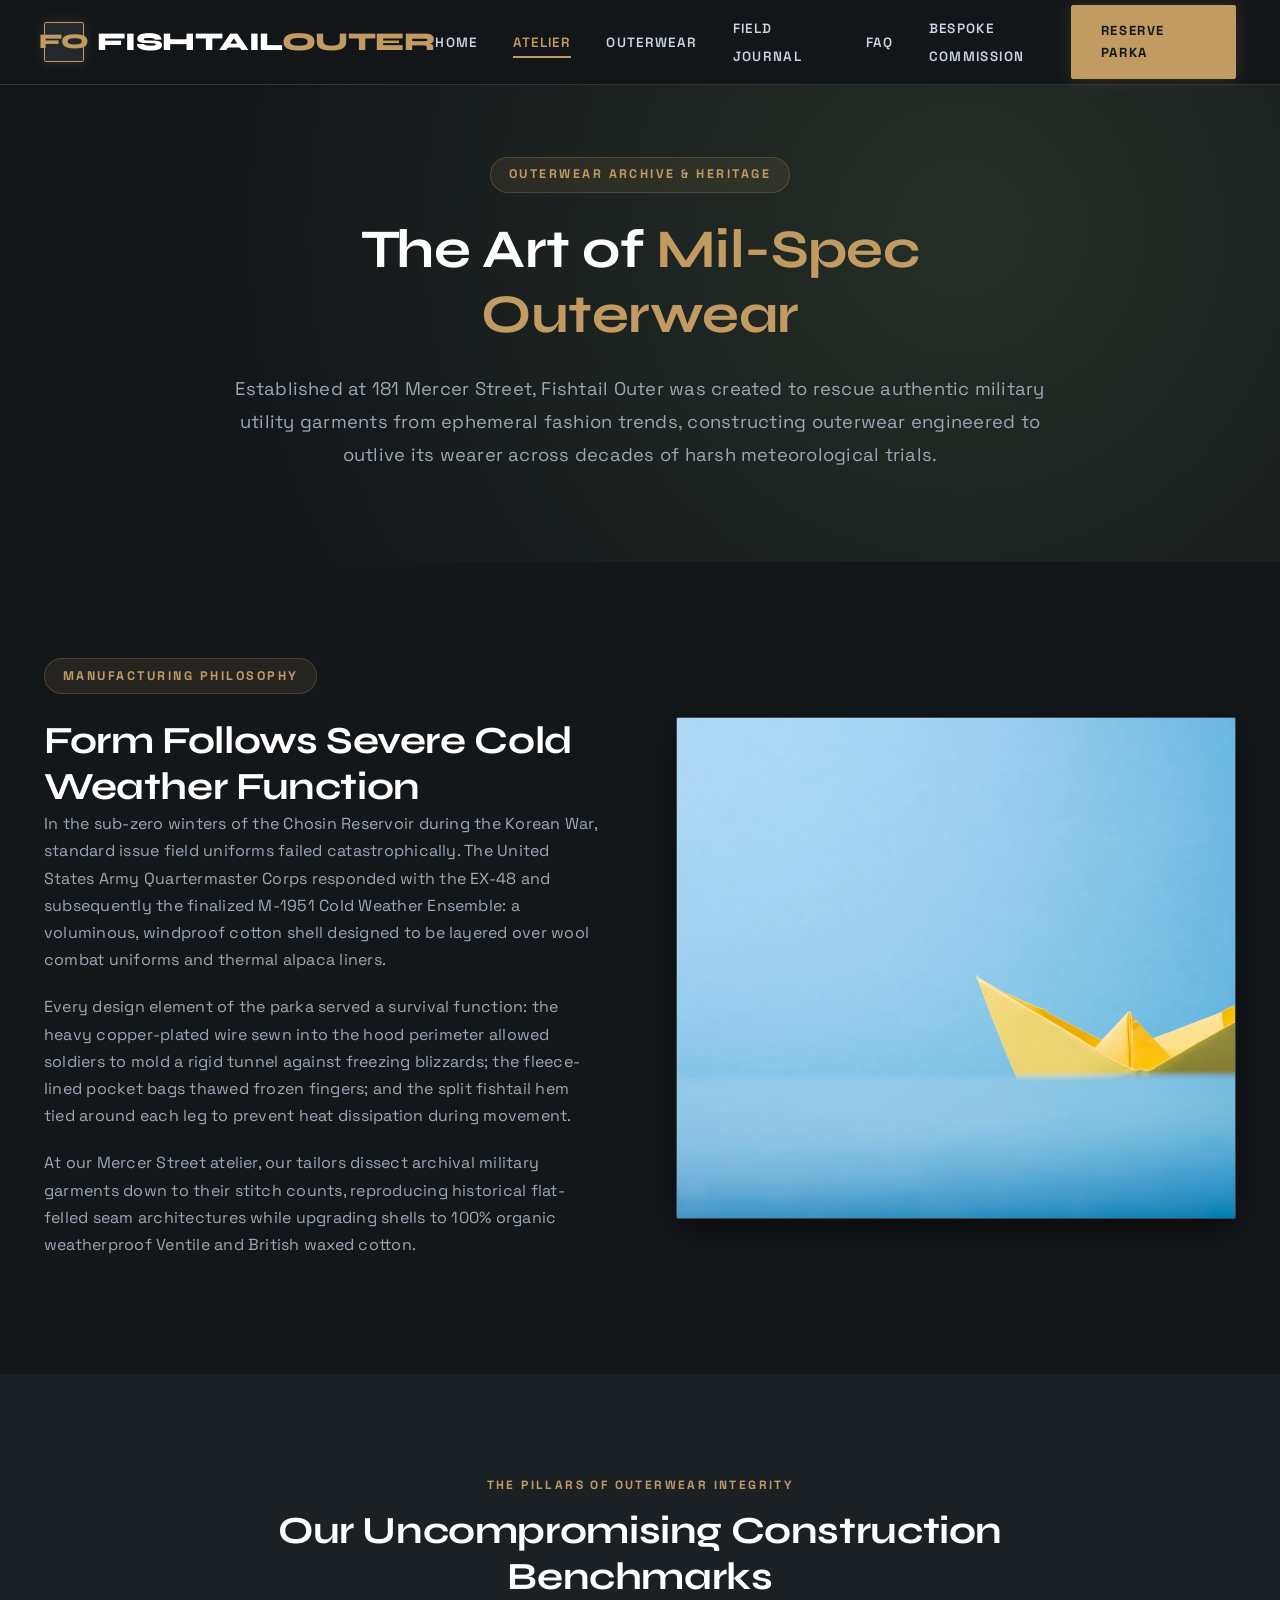
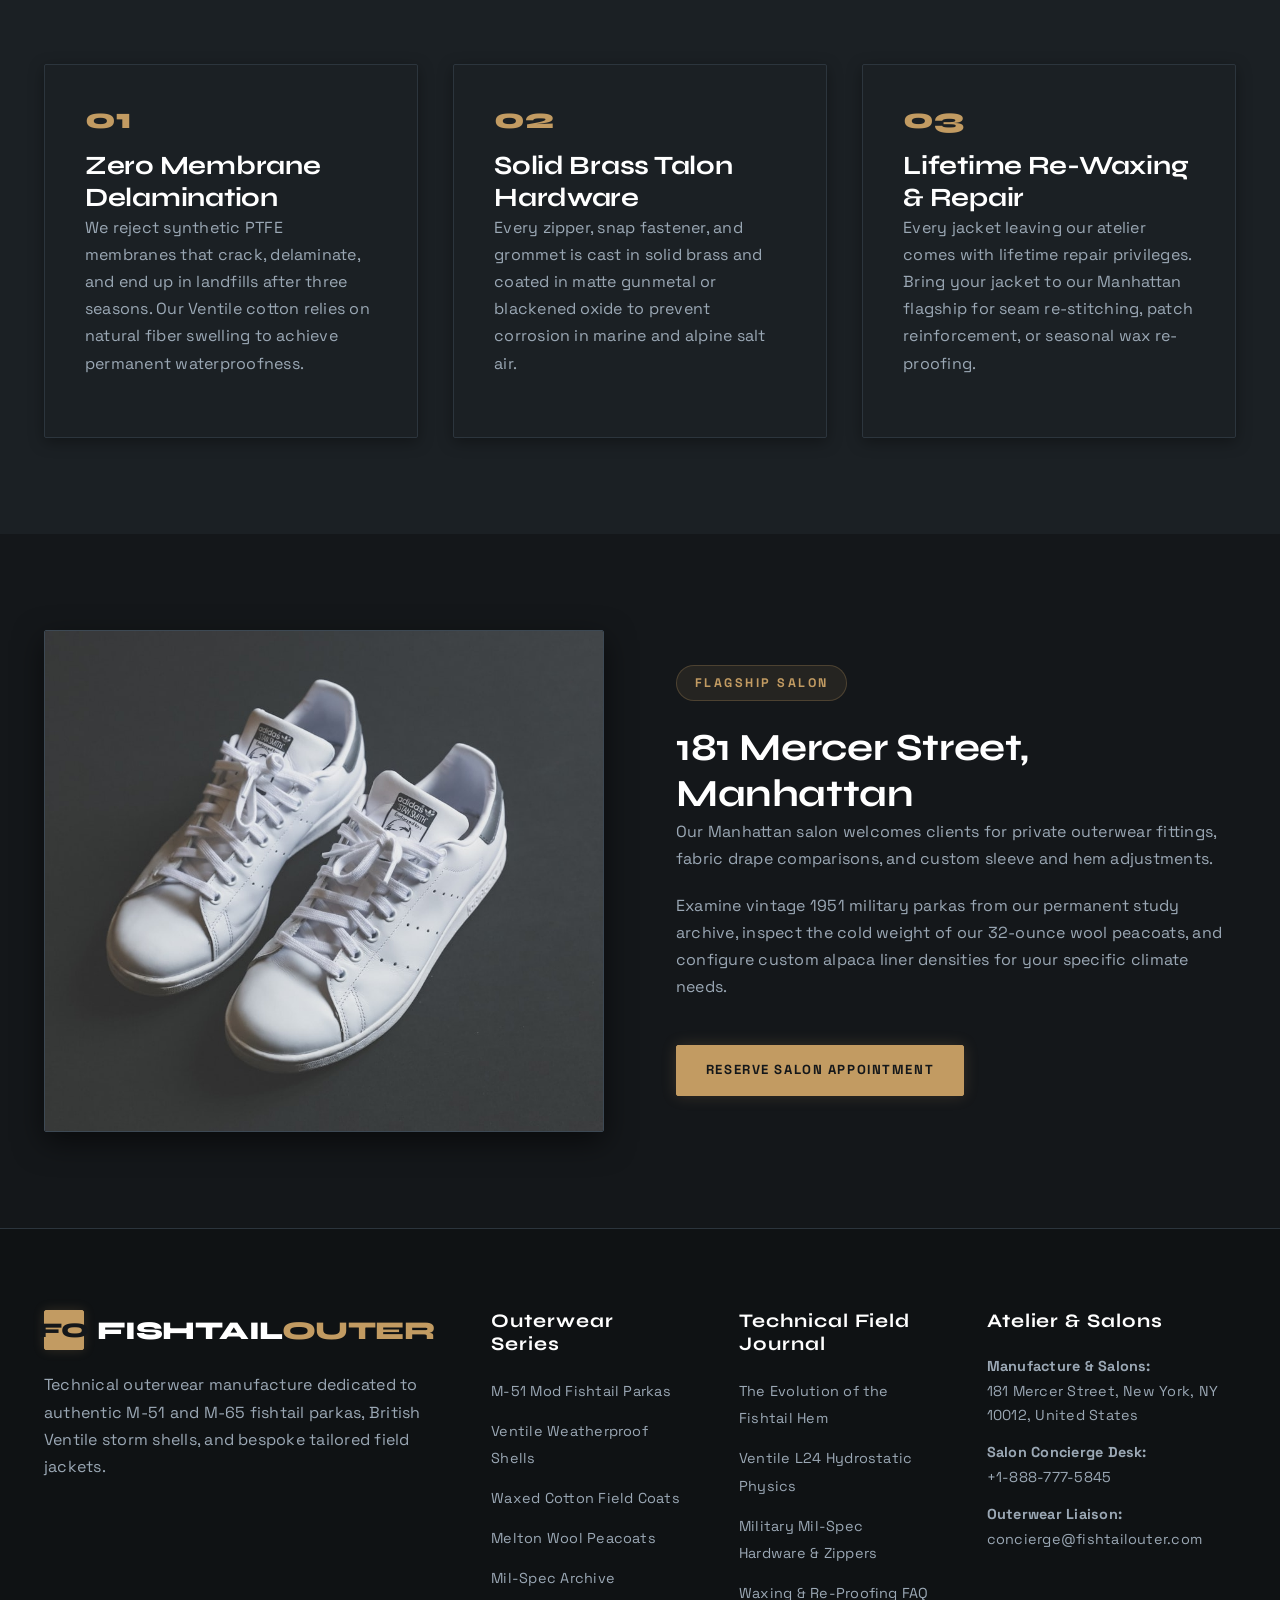
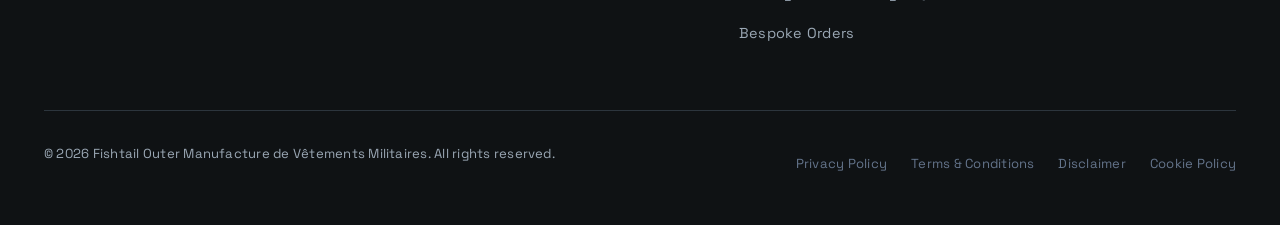
<file: about.html>
<!DOCTYPE html>
<html lang="en">
<head>
  <meta charset="UTF-8">
  <meta name="viewport" content="width=device-width, initial-scale=1.0">
  <title>The Atelier & Mil-Spec Heritage | Fishtail Outer</title>
  <meta name="description" content="Explore the history of military outerwear tailoring, Ventile cotton weatherproofing, and authentic M-51 fishtail parkas at Fishtail Outer.">
  <link rel="preconnect" href="https://fonts.googleapis.com">
  <link rel="preconnect" href="https://fonts.gstatic.com" crossorigin>
  <link rel="stylesheet" href="https://fonts.googleapis.com/css2?family=Space+Grotesk:wght@400;500;600;700&family=Syne:wght@600;700;800&display=swap">
  <link rel="stylesheet" href="assets/css/style.css">
  <!-- Google tag (gtag.js) -->
  <script async src="https://www.googletagmanager.com/gtag/js?id=G-0LY0HY7L01"></script>
  <script>
    window.dataLayer = window.dataLayer || [];
    function gtag(){dataLayer.push(arguments);}
    gtag('js', new Date());
    gtag('config', 'G-0LY0HY7L01');
  </script>
</head>
<body>

<header class="site-header">
  <div class="container nav-wrapper">
    <a href="index.html" class="brand-logo" aria-label="Fishtail Outer Homepage">
      <div class="parka-symbol">FO</div>
      <div class="brand-text">Fishtail<span>outer</span></div>
    </a>
    <nav aria-label="Primary Navigation">
      <ul class="nav-links">
        <li><a href="index.html" class="">Home</a></li>
        <li><a href="about.html" class="active">Atelier</a></li>
        <li><a href="services.html" class="">Outerwear</a></li>
        <li><a href="blog.html" class="">Field Journal</a></li>
        <li><a href="faq.html" class="">FAQ</a></li>
        <li><a href="contact.html" class="">Bespoke Commission</a></li>
      </ul>
    </nav>
    <div class="header-cta-group">
      <a href="contact.html" class="btn-primary">Reserve Parka</a>
    </div>
    <button class="mobile-toggle" id="mobile-toggle" aria-label="Open Navigation Drawer">
      <span></span>
      <span></span>
      <span></span>
    </button>
  </div>
</header>
<div class="drawer-backdrop" id="drawer-backdrop"></div>
<div class="mobile-drawer" id="mobile-drawer">
  <div class="drawer-header">
    <div class="brand-logo">
      <div class="parka-symbol">FO</div>
      <div class="brand-text">Fishtail<span>outer</span></div>
    </div>
    <button class="drawer-close" id="drawer-close" aria-label="Close Navigation Drawer">&times;</button>
  </div>
  <ul class="drawer-links">
    <li><a href="index.html">Home</a></li>
    <li><a href="about.html">The Atelier & Mil-Spec Heritage</a></li>
    <li><a href="services.html">Bespoke Outerwear Catalog</a></li>
    <li><a href="blog.html">Technical Field Journal</a></li>
    <li><a href="faq.html">Weatherproofing & Sizing FAQ</a></li>
    <li><a href="contact.html">Private Outerwear Fitting</a></li>
  </ul>
  <div class="drawer-footer">
    <p><strong>Atelier Headquarters</strong><br>181 Mercer Street<br>New York, NY 10012</p>
    <p>Tel: +1-888-777-5845</p>
  </div>
</div>


<main>
  <section class="hero-outerwear" style="padding:4.5rem 0 3.5rem;">
    <div class="container text-center" style="text-align:center;max-width:860px;">
      <span class="hero-tag">Outerwear Archive & Heritage</span>
      <h1 class="hero-title">The Art of <em>Mil-Spec Outerwear</em></h1>
      <p class="hero-desc">Established at 181 Mercer Street, Fishtail Outer was created to rescue authentic military utility garments from ephemeral fashion trends, constructing outerwear engineered to outlive its wearer across decades of harsh meteorological trials.</p>
    </div>
  </section>

  <section class="section-pad">
    <div class="container split-atelier">
      <div class="split-content">
        <span class="hero-tag">Manufacturing Philosophy</span>
        <h2>Form Follows Severe Cold Weather Function</h2>
        <p>In the sub-zero winters of the Chosin Reservoir during the Korean War, standard issue field uniforms failed catastrophically. The United States Army Quartermaster Corps responded with the EX-48 and subsequently the finalized M-1951 Cold Weather Ensemble: a voluminous, windproof cotton shell designed to be layered over wool combat uniforms and thermal alpaca liners.</p>
        <p>Every design element of the parka served a survival function: the heavy copper-plated wire sewn into the hood perimeter allowed soldiers to mold a rigid tunnel against freezing blizzards; the fleece-lined pocket bags thawed frozen fingers; and the split fishtail hem tied around each leg to prevent heat dissipation during movement.</p>
        <p>At our Mercer Street atelier, our tailors dissect archival military garments down to their stitch counts, reproducing historical flat-felled seam architectures while upgrading shells to 100% organic weatherproof Ventile and British waxed cotton.</p>
      </div>
      <div class="split-img-box">
        <img src="assets/images/military_camo_field_blouson.jpg" alt="Military camouflage field blouson jacket with utility sleeve pocket">
      </div>
    </div>
  </section>

  <section class="section-pad-alt">
    <div class="container">
      <div class="section-head">
        <span class="sub">The Pillars of Outerwear Integrity</span>
        <h2>Our Uncompromising Construction Benchmarks</h2>
      </div>
      <div class="jacket-grid-3">
        <div class="jacket-card" style="padding:2.5rem;">
          <div class="pillar-num" style="margin-bottom:1rem;">01</div>
          <h3>Zero Membrane Delamination</h3>
          <p>We reject synthetic PTFE membranes that crack, delaminate, and end up in landfills after three seasons. Our Ventile cotton relies on natural fiber swelling to achieve permanent waterproofness.</p>
        </div>
        <div class="jacket-card" style="padding:2.5rem;">
          <div class="pillar-num" style="margin-bottom:1rem;">02</div>
          <h3>Solid Brass Talon Hardware</h3>
          <p>Every zipper, snap fastener, and grommet is cast in solid brass and coated in matte gunmetal or blackened oxide to prevent corrosion in marine and alpine salt air.</p>
        </div>
        <div class="jacket-card" style="padding:2.5rem;">
          <div class="pillar-num" style="margin-bottom:1rem;">03</div>
          <h3>Lifetime Re-Waxing & Repair</h3>
          <p>Every jacket leaving our atelier comes with lifetime repair privileges. Bring your jacket to our Manhattan flagship for seam re-stitching, patch reinforcement, or seasonal wax re-proofing.</p>
        </div>
      </div>
    </div>
  </section>

  <section class="section-pad">
    <div class="container split-atelier">
      <div class="split-img-box">
        <img src="assets/images/atelier_garment_cutting_jacket.jpg" alt="Atelier pattern cutting for fishtail parka">
      </div>
      <div class="split-content">
        <span class="hero-tag">Flagship Salon</span>
        <h2>181 Mercer Street, Manhattan</h2>
        <p>Our Manhattan salon welcomes clients for private outerwear fittings, fabric drape comparisons, and custom sleeve and hem adjustments.</p>
        <p>Examine vintage 1951 military parkas from our permanent study archive, inspect the cold weight of our 32-ounce wool peacoats, and configure custom alpaca liner densities for your specific climate needs.</p>
        <a href="contact.html" class="btn-primary" style="margin-top:1.5rem;">Reserve Salon Appointment</a>
      </div>
    </div>
  </section>
</main>

<footer class="site-footer">
  <div class="container">
    <div class="footer-grid">
      <div class="footer-col">
        <div class="brand-logo" style="margin-bottom:1.2rem;">
          <div class="parka-symbol" style="background:var(--primary);color:#14171a;border-color:var(--primary);">FO</div>
          <div class="brand-text" style="color:#ffffff;">Fishtail<span style="color:var(--primary);">outer</span></div>
        </div>
        <p>Technical outerwear manufacture dedicated to authentic M-51 and M-65 fishtail parkas, British Ventile storm shells, and bespoke tailored field jackets.</p>
      </div>
      <div class="footer-col">
        <h4>Outerwear Series</h4>
        <ul class="footer-links">
          <li><a href="services.html">M-51 Mod Fishtail Parkas</a></li>
          <li><a href="services.html">Ventile Weatherproof Shells</a></li>
          <li><a href="services.html">Waxed Cotton Field Coats</a></li>
          <li><a href="services.html">Melton Wool Peacoats</a></li>
          <li><a href="about.html">Mil-Spec Archive</a></li>
        </ul>
      </div>
      <div class="footer-col">
        <h4>Technical Field Journal</h4>
        <ul class="footer-links">
          <li><a href="blog/blog-1.html">The Evolution of the Fishtail Hem</a></li>
          <li><a href="blog/blog-2.html">Ventile L24 Hydrostatic Physics</a></li>
          <li><a href="blog/blog-3.html">Military Mil-Spec Hardware & Zippers</a></li>
          <li><a href="faq.html">Waxing & Re-Proofing FAQ</a></li>
          <li><a href="contact.html">Bespoke Orders</a></li>
        </ul>
      </div>
      <div class="footer-col">
        <h4>Atelier & Salons</h4>
        <ul class="footer-contact-list">
          <li><strong>Manufacture & Salons:</strong><br>181 Mercer Street, New York, NY 10012, United States</li>
          <li><strong>Salon Concierge Desk:</strong><br>+1-888-777-5845</li>
          <li><strong>Outerwear Liaison:</strong><br>concierge@fishtailouter.com</li>
        </ul>
      </div>
    </div>
    <div class="footer-bottom">
      <p>&copy; 2026 Fishtail Outer Manufacture de Vêtements Militaires. All rights reserved.</p>
      <div class="footer-legal-links">
        <a href="privacy-policy.html">Privacy Policy</a>
        <a href="terms-and-conditions.html">Terms & Conditions</a>
        <a href="disclaimer.html">Disclaimer</a>
        <a href="cookie-policy.html">Cookie Policy</a>
      </div>
    </div>
  </div>
</footer>

<script src="assets/js/main.js"></script>
</body>
</html>
</file>
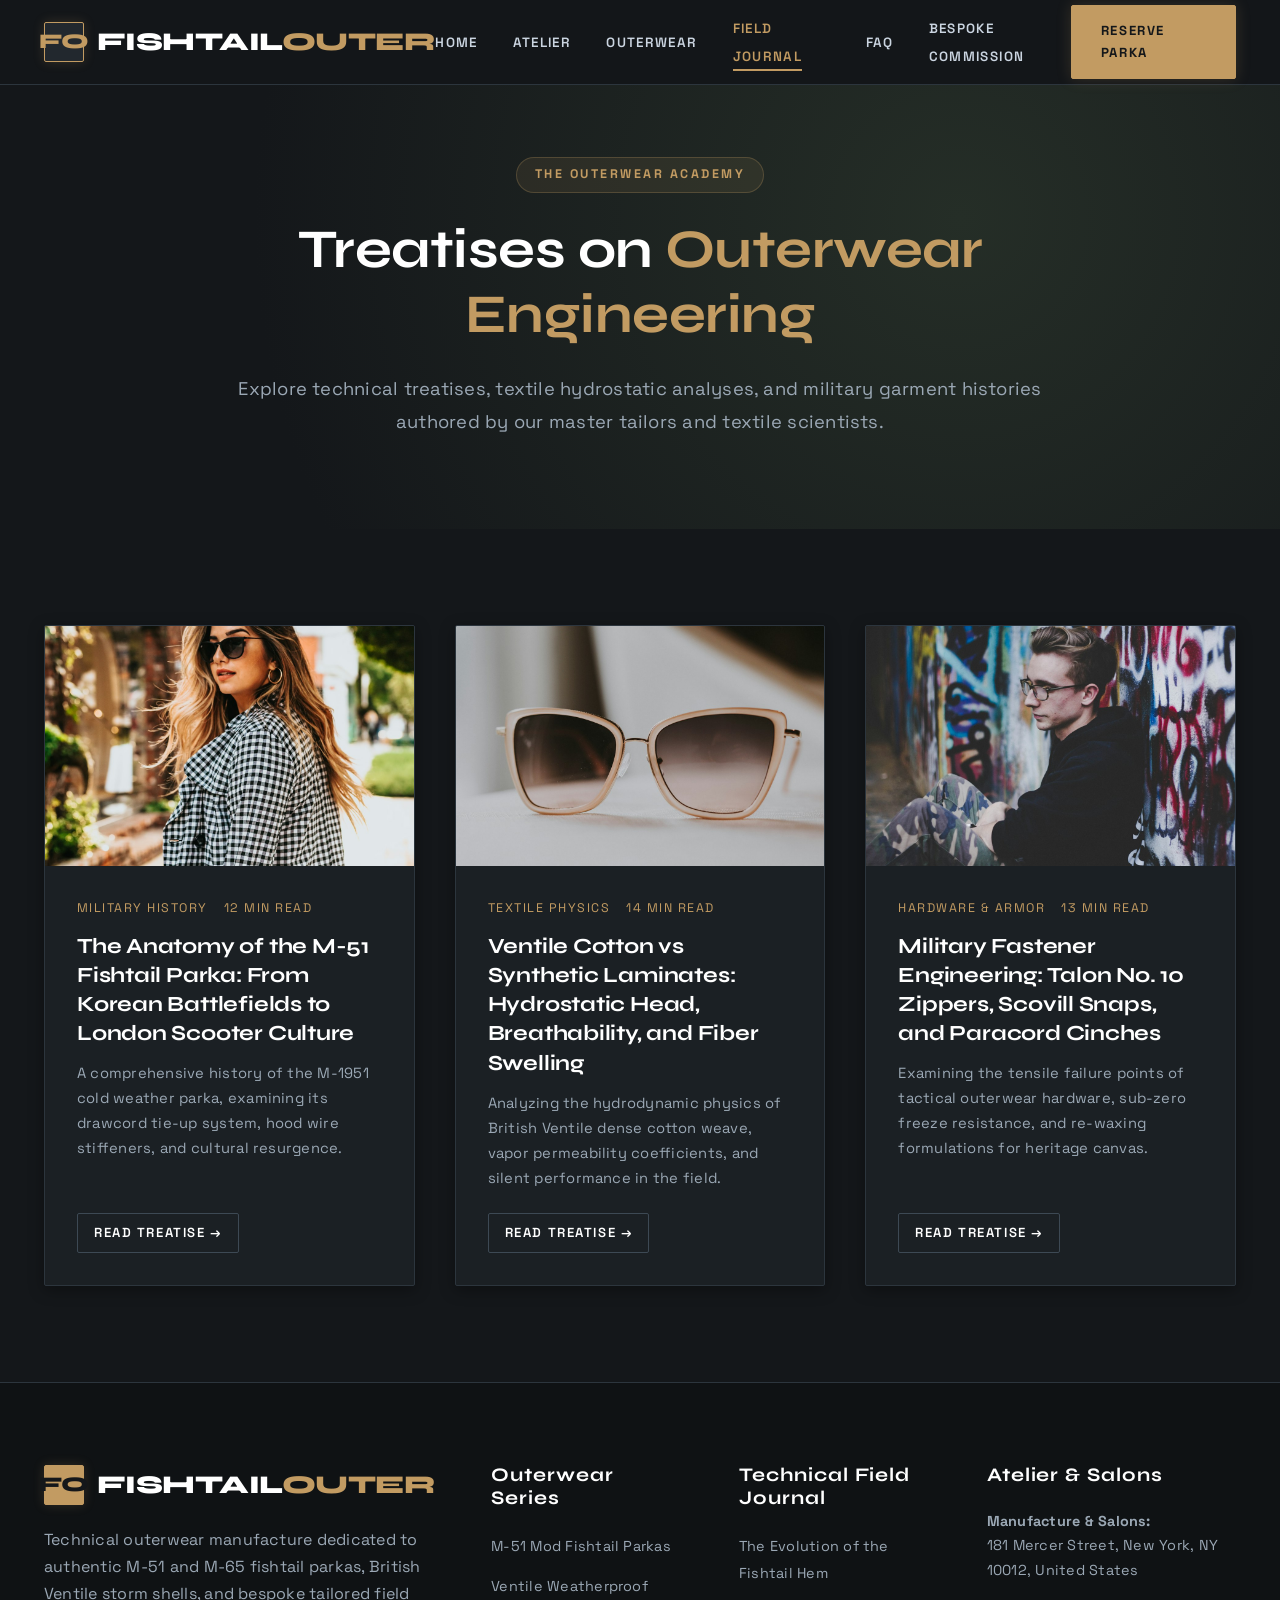
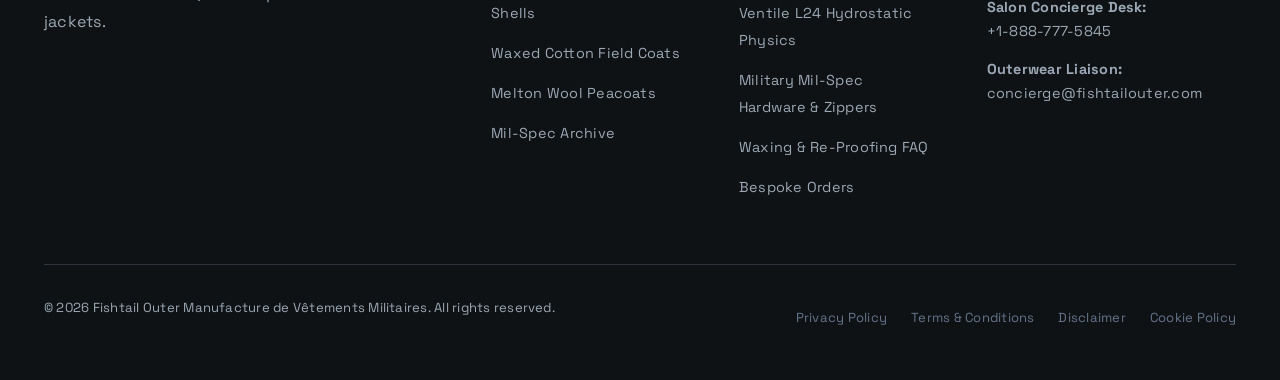
<file: blog.html>
<!DOCTYPE html>
<html lang="en">
<head>
  <meta charset="UTF-8">
  <meta name="viewport" content="width=device-width, initial-scale=1.0">
  <title>The Technical Field Journal | Fishtail Outer</title>
  <meta name="description" content="Technical treatises on fishtail parka anatomy, Ventile cotton hydrodynamics, and military mil-spec hardware by Fishtail Outer.">
  <link rel="preconnect" href="https://fonts.googleapis.com">
  <link rel="preconnect" href="https://fonts.gstatic.com" crossorigin>
  <link rel="stylesheet" href="https://fonts.googleapis.com/css2?family=Space+Grotesk:wght@400;500;600;700&family=Syne:wght@600;700;800&display=swap">
  <link rel="stylesheet" href="assets/css/style.css">
  <!-- Google tag (gtag.js) -->
  <script async src="https://www.googletagmanager.com/gtag/js?id=G-0LY0HY7L01"></script>
  <script>
    window.dataLayer = window.dataLayer || [];
    function gtag(){dataLayer.push(arguments);}
    gtag('js', new Date());
    gtag('config', 'G-0LY0HY7L01');
  </script>
</head>
<body>

<header class="site-header">
  <div class="container nav-wrapper">
    <a href="index.html" class="brand-logo" aria-label="Fishtail Outer Homepage">
      <div class="parka-symbol">FO</div>
      <div class="brand-text">Fishtail<span>outer</span></div>
    </a>
    <nav aria-label="Primary Navigation">
      <ul class="nav-links">
        <li><a href="index.html" class="">Home</a></li>
        <li><a href="about.html" class="">Atelier</a></li>
        <li><a href="services.html" class="">Outerwear</a></li>
        <li><a href="blog.html" class="active">Field Journal</a></li>
        <li><a href="faq.html" class="">FAQ</a></li>
        <li><a href="contact.html" class="">Bespoke Commission</a></li>
      </ul>
    </nav>
    <div class="header-cta-group">
      <a href="contact.html" class="btn-primary">Reserve Parka</a>
    </div>
    <button class="mobile-toggle" id="mobile-toggle" aria-label="Open Navigation Drawer">
      <span></span>
      <span></span>
      <span></span>
    </button>
  </div>
</header>
<div class="drawer-backdrop" id="drawer-backdrop"></div>
<div class="mobile-drawer" id="mobile-drawer">
  <div class="drawer-header">
    <div class="brand-logo">
      <div class="parka-symbol">FO</div>
      <div class="brand-text">Fishtail<span>outer</span></div>
    </div>
    <button class="drawer-close" id="drawer-close" aria-label="Close Navigation Drawer">&times;</button>
  </div>
  <ul class="drawer-links">
    <li><a href="index.html">Home</a></li>
    <li><a href="about.html">The Atelier & Mil-Spec Heritage</a></li>
    <li><a href="services.html">Bespoke Outerwear Catalog</a></li>
    <li><a href="blog.html">Technical Field Journal</a></li>
    <li><a href="faq.html">Weatherproofing & Sizing FAQ</a></li>
    <li><a href="contact.html">Private Outerwear Fitting</a></li>
  </ul>
  <div class="drawer-footer">
    <p><strong>Atelier Headquarters</strong><br>181 Mercer Street<br>New York, NY 10012</p>
    <p>Tel: +1-888-777-5845</p>
  </div>
</div>


<main>
  <section class="hero-outerwear" style="padding:4.5rem 0 3.5rem;">
    <div class="container text-center" style="text-align:center;max-width:860px;">
      <span class="hero-tag">The Outerwear Academy</span>
      <h1 class="hero-title">Treatises on <em>Outerwear Engineering</em></h1>
      <p class="hero-desc">Explore technical treatises, textile hydrostatic analyses, and military garment histories authored by our master tailors and textile scientists.</p>
    </div>
  </section>

  <section class="section-pad">
    <div class="container">
      <div class="blog-grid">
        <article class="blog-card">
          <div class="blog-card-img">
            <img src="assets/images/denim_shearling_collar_jacket.jpg" alt="Heavyweight denim jacket with warm sherpa fleece shearling collar">
          </div>
          <div class="blog-card-body">
            <div class="blog-meta">
              <span>Military History</span>
              <span>12 Min Read</span>
            </div>
            <h3><a href="blog/blog-1.html">The Anatomy of the M-51 Fishtail Parka: From Korean Battlefields to London Scooter Culture</a></h3>
            <p>A comprehensive history of the M-1951 cold weather parka, examining its drawcord tie-up system, hood wire stiffeners, and cultural resurgence.</p>
            <a href="blog/blog-1.html" class="btn-outline" style="align-self:flex-start;padding:0.5rem 1rem;margin-top:auto;">Read Treatise &rarr;</a>
          </div>
        </article>

        <article class="blog-card">
          <div class="blog-card-img">
            <img src="assets/images/quilted_utility_overshirt_jacket.jpg" alt="Diamond quilted utility overshirt jacket with snap-button storm placket">
          </div>
          <div class="blog-card-body">
            <div class="blog-meta">
              <span>Textile Physics</span>
              <span>14 Min Read</span>
            </div>
            <h3><a href="blog/blog-2.html">Ventile Cotton vs Synthetic Laminates: Hydrostatic Head, Breathability, and Fiber Swelling</a></h3>
            <p>Analyzing the hydrodynamic physics of British Ventile dense cotton weave, vapor permeability coefficients, and silent performance in the field.</p>
            <a href="blog/blog-2.html" class="btn-outline" style="align-self:flex-start;padding:0.5rem 1rem;margin-top:auto;">Read Treatise &rarr;</a>
          </div>
        </article>

        <article class="blog-card">
          <div class="blog-card-img">
            <img src="assets/images/waterproof_commuter_rain_shell.jpg" alt="Waterproof commuter technical rain shell jacket">
          </div>
          <div class="blog-card-body">
            <div class="blog-meta">
              <span>Hardware & Armor</span>
              <span>13 Min Read</span>
            </div>
            <h3><a href="blog/blog-3.html">Military Fastener Engineering: Talon No. 10 Zippers, Scovill Snaps, and Paracord Cinches</a></h3>
            <p>Examining the tensile failure points of tactical outerwear hardware, sub-zero freeze resistance, and re-waxing formulations for heritage canvas.</p>
            <a href="blog/blog-3.html" class="btn-outline" style="align-self:flex-start;padding:0.5rem 1rem;margin-top:auto;">Read Treatise &rarr;</a>
          </div>
        </article>
      </div>
    </div>
  </section>
</main>

<footer class="site-footer">
  <div class="container">
    <div class="footer-grid">
      <div class="footer-col">
        <div class="brand-logo" style="margin-bottom:1.2rem;">
          <div class="parka-symbol" style="background:var(--primary);color:#14171a;border-color:var(--primary);">FO</div>
          <div class="brand-text" style="color:#ffffff;">Fishtail<span style="color:var(--primary);">outer</span></div>
        </div>
        <p>Technical outerwear manufacture dedicated to authentic M-51 and M-65 fishtail parkas, British Ventile storm shells, and bespoke tailored field jackets.</p>
      </div>
      <div class="footer-col">
        <h4>Outerwear Series</h4>
        <ul class="footer-links">
          <li><a href="services.html">M-51 Mod Fishtail Parkas</a></li>
          <li><a href="services.html">Ventile Weatherproof Shells</a></li>
          <li><a href="services.html">Waxed Cotton Field Coats</a></li>
          <li><a href="services.html">Melton Wool Peacoats</a></li>
          <li><a href="about.html">Mil-Spec Archive</a></li>
        </ul>
      </div>
      <div class="footer-col">
        <h4>Technical Field Journal</h4>
        <ul class="footer-links">
          <li><a href="blog/blog-1.html">The Evolution of the Fishtail Hem</a></li>
          <li><a href="blog/blog-2.html">Ventile L24 Hydrostatic Physics</a></li>
          <li><a href="blog/blog-3.html">Military Mil-Spec Hardware & Zippers</a></li>
          <li><a href="faq.html">Waxing & Re-Proofing FAQ</a></li>
          <li><a href="contact.html">Bespoke Orders</a></li>
        </ul>
      </div>
      <div class="footer-col">
        <h4>Atelier & Salons</h4>
        <ul class="footer-contact-list">
          <li><strong>Manufacture & Salons:</strong><br>181 Mercer Street, New York, NY 10012, United States</li>
          <li><strong>Salon Concierge Desk:</strong><br>+1-888-777-5845</li>
          <li><strong>Outerwear Liaison:</strong><br>concierge@fishtailouter.com</li>
        </ul>
      </div>
    </div>
    <div class="footer-bottom">
      <p>&copy; 2026 Fishtail Outer Manufacture de Vêtements Militaires. All rights reserved.</p>
      <div class="footer-legal-links">
        <a href="privacy-policy.html">Privacy Policy</a>
        <a href="terms-and-conditions.html">Terms & Conditions</a>
        <a href="disclaimer.html">Disclaimer</a>
        <a href="cookie-policy.html">Cookie Policy</a>
      </div>
    </div>
  </div>
</footer>

<script src="assets/js/main.js"></script>
</body>
</html>
</file>
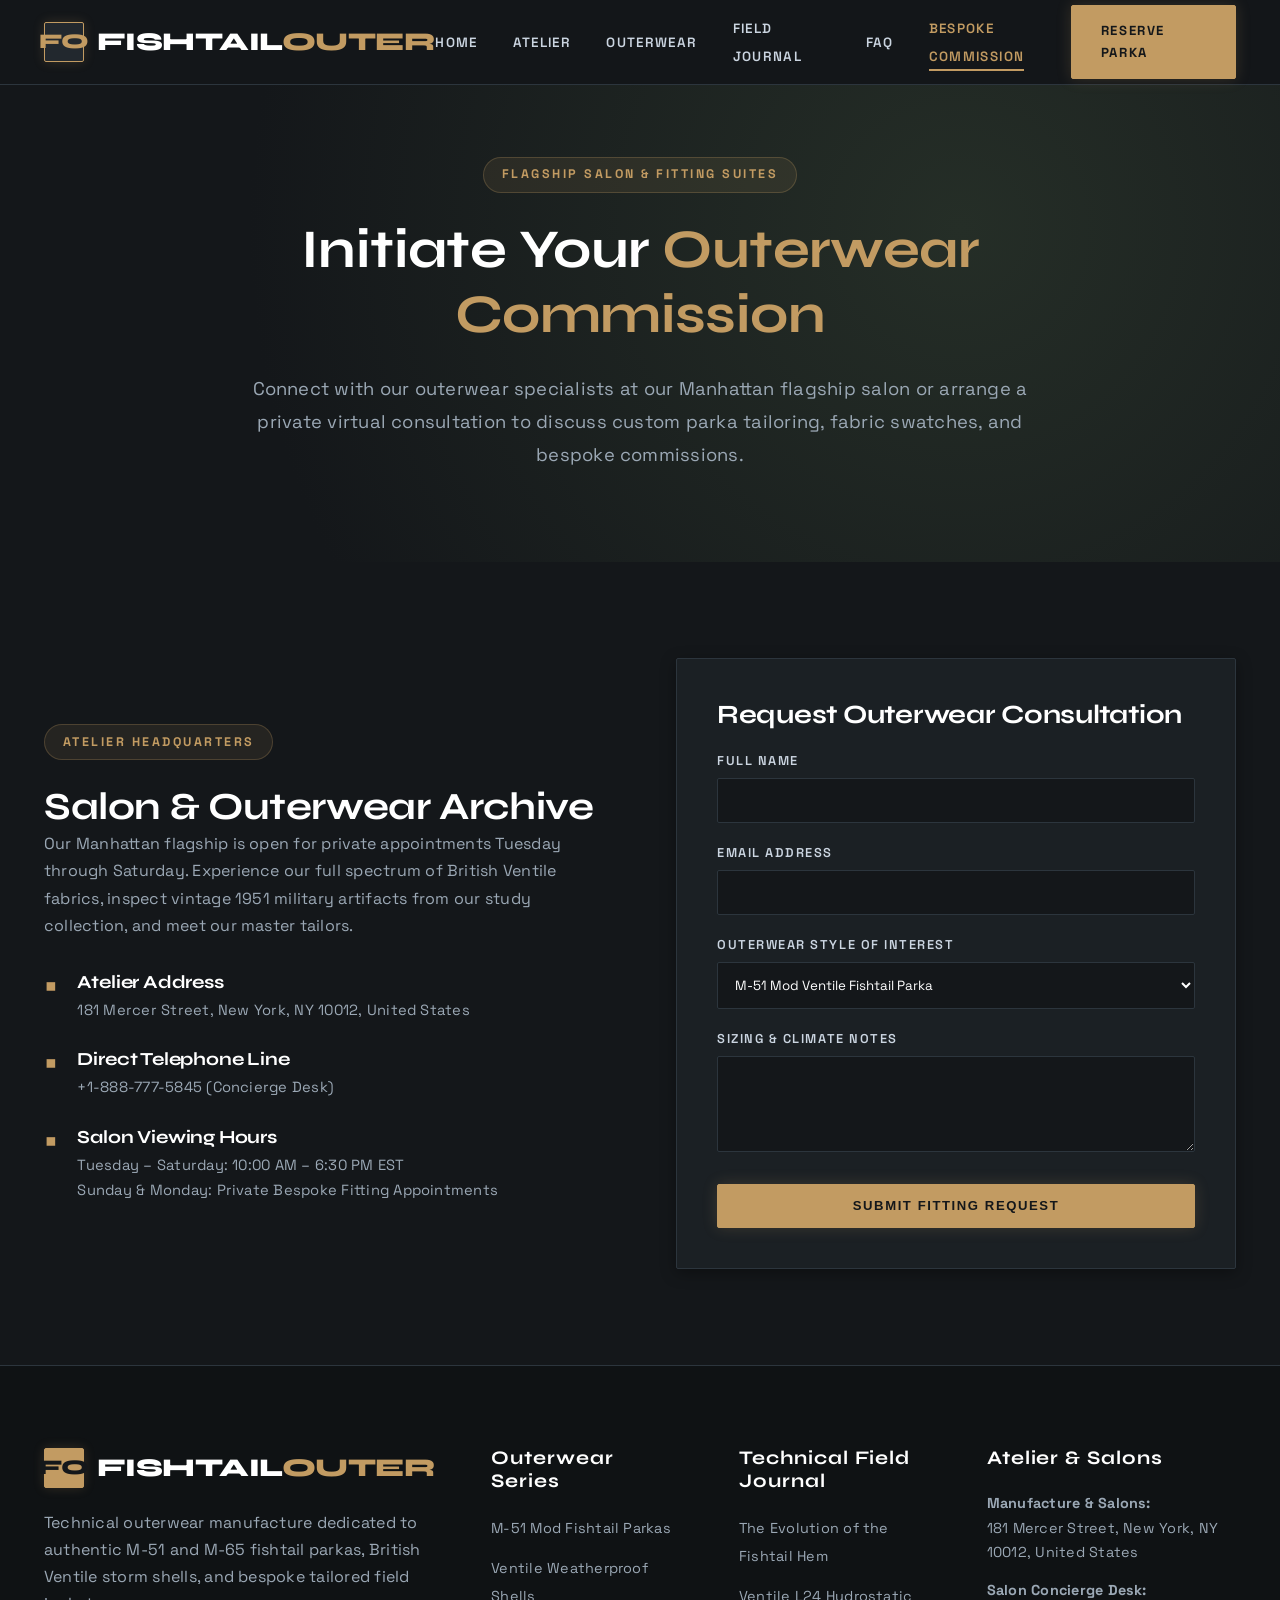
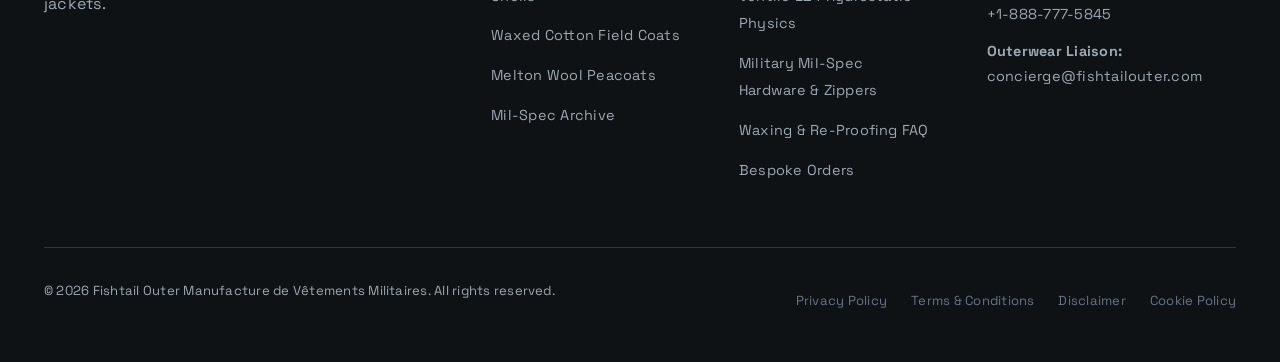
<file: contact.html>
<!DOCTYPE html>
<html lang="en">
<head>
  <meta charset="UTF-8">
  <meta name="viewport" content="width=device-width, initial-scale=1.0">
  <title>Outerwear Fittings & Inquiries | Fishtail Outer</title>
  <meta name="description" content="Contact Fishtail Outer at 181 Mercer Street, New York. Book a private salon fitting, inquire about bespoke outerwear commissions, or speak with our master tailors.">
  <link rel="preconnect" href="https://fonts.googleapis.com">
  <link rel="preconnect" href="https://fonts.gstatic.com" crossorigin>
  <link rel="stylesheet" href="https://fonts.googleapis.com/css2?family=Space+Grotesk:wght@400;500;600;700&family=Syne:wght@600;700;800&display=swap">
  <link rel="stylesheet" href="assets/css/style.css">
  <!-- Google tag (gtag.js) -->
  <script async src="https://www.googletagmanager.com/gtag/js?id=G-0LY0HY7L01"></script>
  <script>
    window.dataLayer = window.dataLayer || [];
    function gtag(){dataLayer.push(arguments);}
    gtag('js', new Date());
    gtag('config', 'G-0LY0HY7L01');
  </script>
</head>
<body>

<header class="site-header">
  <div class="container nav-wrapper">
    <a href="index.html" class="brand-logo" aria-label="Fishtail Outer Homepage">
      <div class="parka-symbol">FO</div>
      <div class="brand-text">Fishtail<span>outer</span></div>
    </a>
    <nav aria-label="Primary Navigation">
      <ul class="nav-links">
        <li><a href="index.html" class="">Home</a></li>
        <li><a href="about.html" class="">Atelier</a></li>
        <li><a href="services.html" class="">Outerwear</a></li>
        <li><a href="blog.html" class="">Field Journal</a></li>
        <li><a href="faq.html" class="">FAQ</a></li>
        <li><a href="contact.html" class="active">Bespoke Commission</a></li>
      </ul>
    </nav>
    <div class="header-cta-group">
      <a href="contact.html" class="btn-primary">Reserve Parka</a>
    </div>
    <button class="mobile-toggle" id="mobile-toggle" aria-label="Open Navigation Drawer">
      <span></span>
      <span></span>
      <span></span>
    </button>
  </div>
</header>
<div class="drawer-backdrop" id="drawer-backdrop"></div>
<div class="mobile-drawer" id="mobile-drawer">
  <div class="drawer-header">
    <div class="brand-logo">
      <div class="parka-symbol">FO</div>
      <div class="brand-text">Fishtail<span>outer</span></div>
    </div>
    <button class="drawer-close" id="drawer-close" aria-label="Close Navigation Drawer">&times;</button>
  </div>
  <ul class="drawer-links">
    <li><a href="index.html">Home</a></li>
    <li><a href="about.html">The Atelier & Mil-Spec Heritage</a></li>
    <li><a href="services.html">Bespoke Outerwear Catalog</a></li>
    <li><a href="blog.html">Technical Field Journal</a></li>
    <li><a href="faq.html">Weatherproofing & Sizing FAQ</a></li>
    <li><a href="contact.html">Private Outerwear Fitting</a></li>
  </ul>
  <div class="drawer-footer">
    <p><strong>Atelier Headquarters</strong><br>181 Mercer Street<br>New York, NY 10012</p>
    <p>Tel: +1-888-777-5845</p>
  </div>
</div>


<main>
  <section class="hero-outerwear" style="padding:4.5rem 0 3.5rem;">
    <div class="container text-center" style="text-align:center;max-width:860px;">
      <span class="hero-tag">Flagship Salon & Fitting Suites</span>
      <h1 class="hero-title">Initiate Your <em>Outerwear Commission</em></h1>
      <p class="hero-desc">Connect with our outerwear specialists at our Manhattan flagship salon or arrange a private virtual consultation to discuss custom parka tailoring, fabric swatches, and bespoke commissions.</p>
    </div>
  </section>

  <section class="section-pad">
    <div class="container split-atelier">
      <div class="split-content">
        <span class="hero-tag">Atelier Headquarters</span>
        <h2>Salon & Outerwear Archive</h2>
        <p>Our Manhattan flagship is open for private appointments Tuesday through Saturday. Experience our full spectrum of British Ventile fabrics, inspect vintage 1951 military artifacts from our study collection, and meet our master tailors.</p>
        <div class="curated-pillars" style="margin-top:2rem;">
          <div class="pillar-item">
            <div class="pillar-num">&bull;</div>
            <div class="pillar-text">
              <h4>Atelier Address</h4>
              <p>181 Mercer Street, New York, NY 10012, United States</p>
            </div>
          </div>
          <div class="pillar-item">
            <div class="pillar-num">&bull;</div>
            <div class="pillar-text">
              <h4>Direct Telephone Line</h4>
              <p>+1-888-777-5845 (Concierge Desk)</p>
            </div>
          </div>
          <div class="pillar-item">
            <div class="pillar-num">&bull;</div>
            <div class="pillar-text">
              <h4>Salon Viewing Hours</h4>
              <p>Tuesday – Saturday: 10:00 AM – 6:30 PM EST<br>Sunday & Monday: Private Bespoke Fitting Appointments</p>
            </div>
          </div>
        </div>
      </div>

      <div class="jacket-card" style="padding:2.5rem;background:var(--surface);">
        <h3 style="margin-bottom:1.2rem;">Request Outerwear Consultation</h3>
        <form id="outerwear-contact-form">
          <div style="margin-bottom:1.2rem;">
            <label style="display:block;font-size:0.8rem;font-weight:600;text-transform:uppercase;letter-spacing:0.12em;margin-bottom:0.4rem;color:#cbd5e1;">Full Name</label>
            <input type="text" required style="width:100%;padding:0.8rem;background:#14171a;border:1px solid var(--border);border-radius:var(--radius);color:#fff;font-family:inherit;">
          </div>
          <div style="margin-bottom:1.2rem;">
            <label style="display:block;font-size:0.8rem;font-weight:600;text-transform:uppercase;letter-spacing:0.12em;margin-bottom:0.4rem;color:#cbd5e1;">Email Address</label>
            <input type="email" required style="width:100%;padding:0.8rem;background:#14171a;border:1px solid var(--border);border-radius:var(--radius);color:#fff;font-family:inherit;">
          </div>
          <div style="margin-bottom:1.2rem;">
            <label style="display:block;font-size:0.8rem;font-weight:600;text-transform:uppercase;letter-spacing:0.12em;margin-bottom:0.4rem;color:#cbd5e1;">Outerwear Style of Interest</label>
            <select style="width:100%;padding:0.8rem;background:#14171a;border:1px solid var(--border);border-radius:var(--radius);color:#fff;font-family:inherit;">
              <option>M-51 Mod Ventile Fishtail Parka</option>
              <option>Yorkshire 8oz Waxed Field Jacket</option>
              <option>Naval 32oz Melton Peacoat</option>
              <option>B-3 Heavy Shearling Flight Bomber</option>
              <option>Full Bespoke Outerwear Commission</option>
              <option>Wax Re-Proofing & Restoration</option>
            </select>
          </div>
          <div style="margin-bottom:1.5rem;">
            <label style="display:block;font-size:0.8rem;font-weight:600;text-transform:uppercase;letter-spacing:0.12em;margin-bottom:0.4rem;color:#cbd5e1;">Sizing & Climate Notes</label>
            <textarea rows="4" style="width:100%;padding:0.8rem;background:#14171a;border:1px solid var(--border);border-radius:var(--radius);color:#fff;font-family:inherit;"></textarea>
          </div>
          <button type="submit" class="btn-primary" style="width:100%;">Submit Fitting Request</button>
          <div id="form-feedback" style="display:none;"></div>
        </form>
      </div>
    </div>
  </section>
</main>

<footer class="site-footer">
  <div class="container">
    <div class="footer-grid">
      <div class="footer-col">
        <div class="brand-logo" style="margin-bottom:1.2rem;">
          <div class="parka-symbol" style="background:var(--primary);color:#14171a;border-color:var(--primary);">FO</div>
          <div class="brand-text" style="color:#ffffff;">Fishtail<span style="color:var(--primary);">outer</span></div>
        </div>
        <p>Technical outerwear manufacture dedicated to authentic M-51 and M-65 fishtail parkas, British Ventile storm shells, and bespoke tailored field jackets.</p>
      </div>
      <div class="footer-col">
        <h4>Outerwear Series</h4>
        <ul class="footer-links">
          <li><a href="services.html">M-51 Mod Fishtail Parkas</a></li>
          <li><a href="services.html">Ventile Weatherproof Shells</a></li>
          <li><a href="services.html">Waxed Cotton Field Coats</a></li>
          <li><a href="services.html">Melton Wool Peacoats</a></li>
          <li><a href="about.html">Mil-Spec Archive</a></li>
        </ul>
      </div>
      <div class="footer-col">
        <h4>Technical Field Journal</h4>
        <ul class="footer-links">
          <li><a href="blog/blog-1.html">The Evolution of the Fishtail Hem</a></li>
          <li><a href="blog/blog-2.html">Ventile L24 Hydrostatic Physics</a></li>
          <li><a href="blog/blog-3.html">Military Mil-Spec Hardware & Zippers</a></li>
          <li><a href="faq.html">Waxing & Re-Proofing FAQ</a></li>
          <li><a href="contact.html">Bespoke Orders</a></li>
        </ul>
      </div>
      <div class="footer-col">
        <h4>Atelier & Salons</h4>
        <ul class="footer-contact-list">
          <li><strong>Manufacture & Salons:</strong><br>181 Mercer Street, New York, NY 10012, United States</li>
          <li><strong>Salon Concierge Desk:</strong><br>+1-888-777-5845</li>
          <li><strong>Outerwear Liaison:</strong><br>concierge@fishtailouter.com</li>
        </ul>
      </div>
    </div>
    <div class="footer-bottom">
      <p>&copy; 2026 Fishtail Outer Manufacture de Vêtements Militaires. All rights reserved.</p>
      <div class="footer-legal-links">
        <a href="privacy-policy.html">Privacy Policy</a>
        <a href="terms-and-conditions.html">Terms & Conditions</a>
        <a href="disclaimer.html">Disclaimer</a>
        <a href="cookie-policy.html">Cookie Policy</a>
      </div>
    </div>
  </div>
</footer>

<script src="assets/js/main.js"></script>
</body>
</html>
</file>
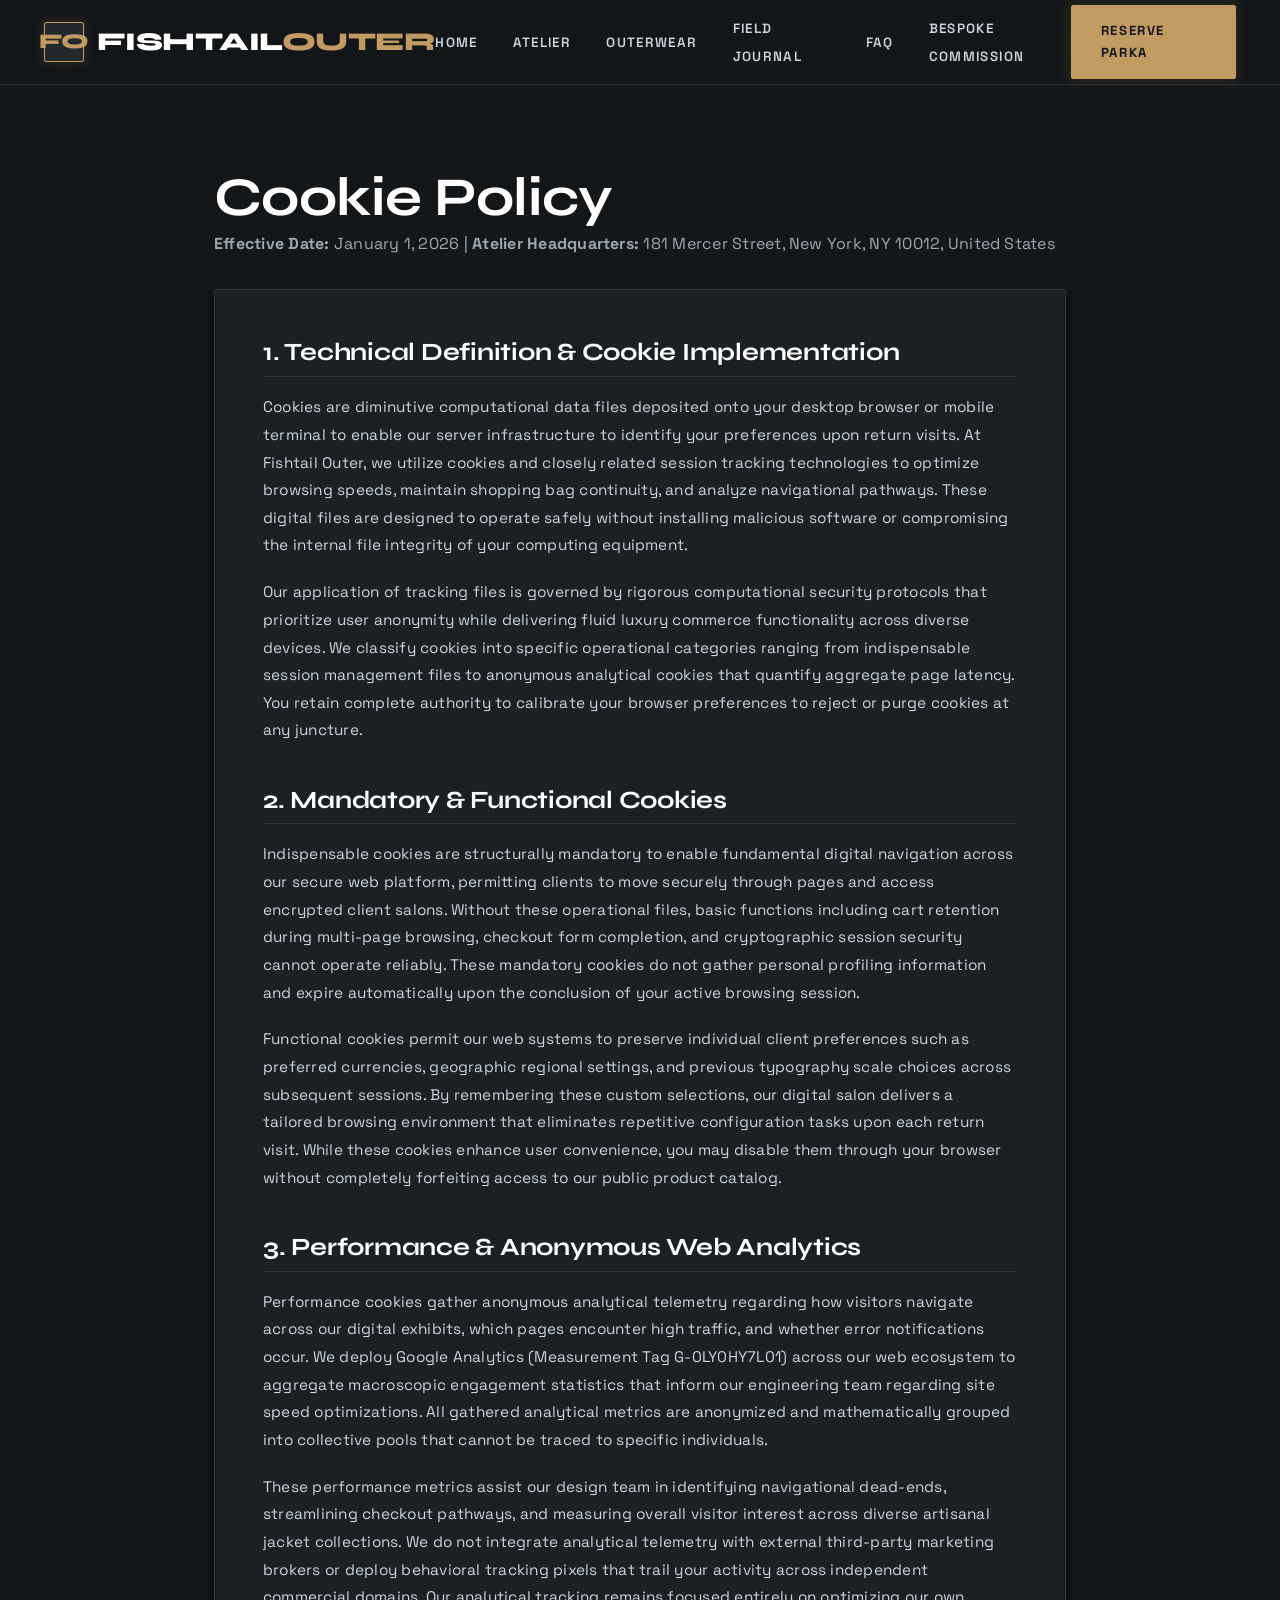
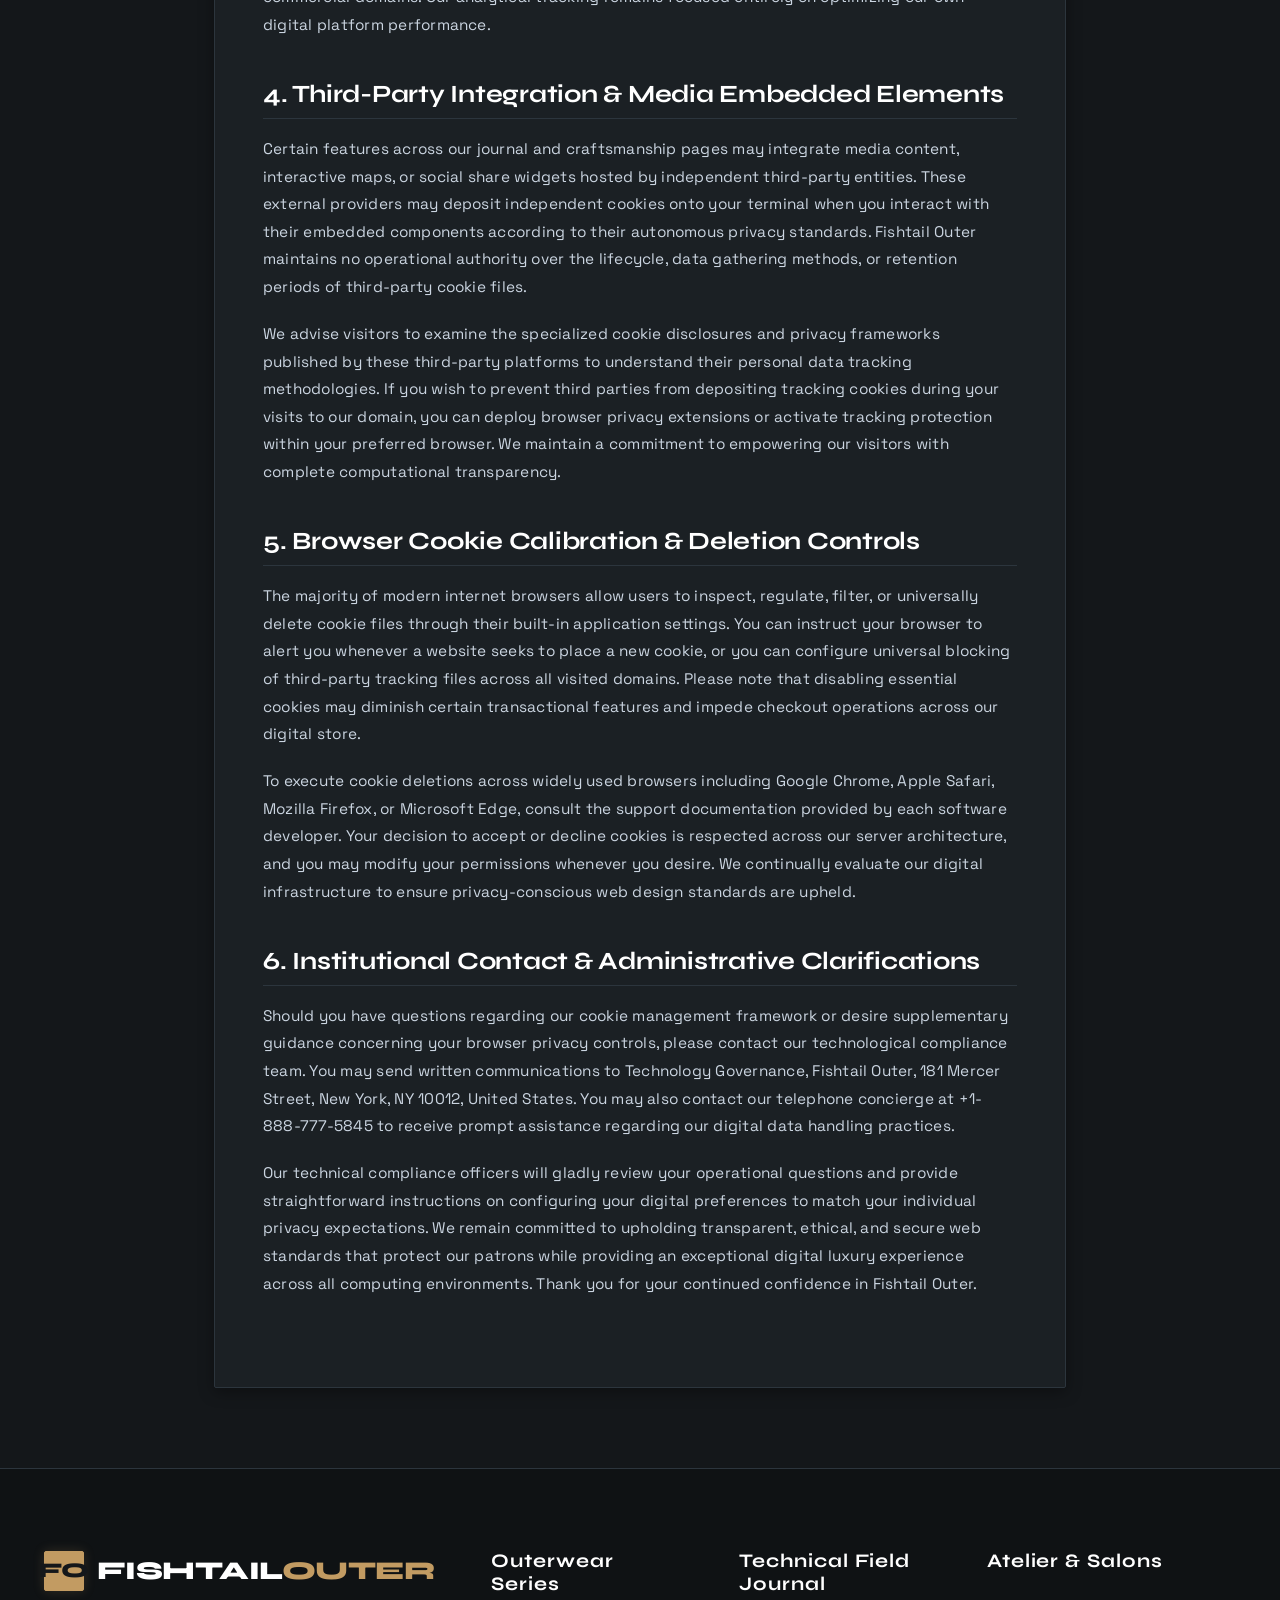
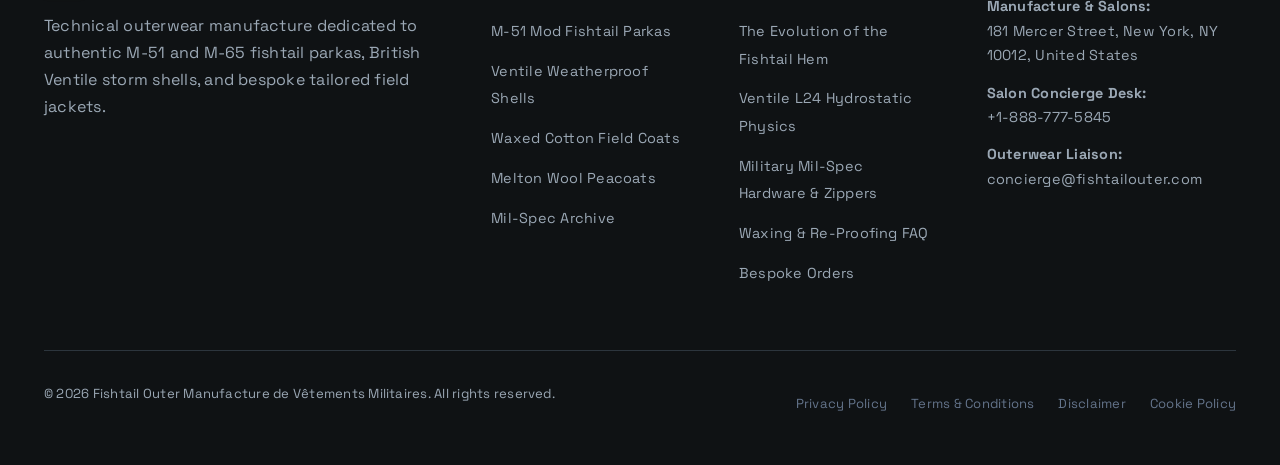
<file: cookie-policy.html>
<!DOCTYPE html>
<html lang="en">
<head>
  <meta charset="UTF-8">
  <meta name="viewport" content="width=device-width, initial-scale=1.0">
  <title>Cookie Policy | Fishtail Outer</title>
  <meta name="description" content="Cookie Policy outlining manufacture standards, client privacy, and terms of service for Fishtail Outer at 181 Mercer Street.">
  <link rel="preconnect" href="https://fonts.googleapis.com">
  <link rel="preconnect" href="https://fonts.gstatic.com" crossorigin>
  <link rel="stylesheet" href="https://fonts.googleapis.com/css2?family=Space+Grotesk:wght@400;500;600;700&family=Syne:wght@600;700;800&display=swap">
  <link rel="stylesheet" href="assets/css/style.css">
  <!-- Google tag (gtag.js) -->
  <script async src="https://www.googletagmanager.com/gtag/js?id=G-0LY0HY7L01"></script>
  <script>
    window.dataLayer = window.dataLayer || [];
    function gtag(){dataLayer.push(arguments);}
    gtag('js', new Date());
    gtag('config', 'G-0LY0HY7L01');
  </script>
</head>
<body>

<header class="site-header">
  <div class="container nav-wrapper">
    <a href="index.html" class="brand-logo" aria-label="Fishtail Outer Homepage">
      <div class="parka-symbol">FO</div>
      <div class="brand-text">Fishtail<span>outer</span></div>
    </a>
    <nav aria-label="Primary Navigation">
      <ul class="nav-links">
        <li><a href="index.html" class="">Home</a></li>
        <li><a href="about.html" class="">Atelier</a></li>
        <li><a href="services.html" class="">Outerwear</a></li>
        <li><a href="blog.html" class="">Field Journal</a></li>
        <li><a href="faq.html" class="">FAQ</a></li>
        <li><a href="contact.html" class="">Bespoke Commission</a></li>
      </ul>
    </nav>
    <div class="header-cta-group">
      <a href="contact.html" class="btn-primary">Reserve Parka</a>
    </div>
    <button class="mobile-toggle" id="mobile-toggle" aria-label="Open Navigation Drawer">
      <span></span>
      <span></span>
      <span></span>
    </button>
  </div>
</header>
<div class="drawer-backdrop" id="drawer-backdrop"></div>
<div class="mobile-drawer" id="mobile-drawer">
  <div class="drawer-header">
    <div class="brand-logo">
      <div class="parka-symbol">FO</div>
      <div class="brand-text">Fishtail<span>outer</span></div>
    </div>
    <button class="drawer-close" id="drawer-close" aria-label="Close Navigation Drawer">&times;</button>
  </div>
  <ul class="drawer-links">
    <li><a href="index.html">Home</a></li>
    <li><a href="about.html">The Atelier & Mil-Spec Heritage</a></li>
    <li><a href="services.html">Bespoke Outerwear Catalog</a></li>
    <li><a href="blog.html">Technical Field Journal</a></li>
    <li><a href="faq.html">Weatherproofing & Sizing FAQ</a></li>
    <li><a href="contact.html">Private Outerwear Fitting</a></li>
  </ul>
  <div class="drawer-footer">
    <p><strong>Atelier Headquarters</strong><br>181 Mercer Street<br>New York, NY 10012</p>
    <p>Tel: +1-888-777-5845</p>
  </div>
</div>


<main>
  <div class="legal-wrapper">
    <h1>Cookie Policy</h1>
    <p><strong>Effective Date:</strong> January 1, 2026 | <strong>Atelier Headquarters:</strong> 181 Mercer Street, New York, NY 10012, United States</p>
    <div class="legal-card">
      <section class="legal-section">
        <h2>1. Technical Definition & Cookie Implementation</h2>
        <p>Cookies are diminutive computational data files deposited onto your desktop browser or mobile terminal to enable our server infrastructure to identify your preferences upon return visits. At Fishtail Outer, we utilize cookies and closely related session tracking technologies to optimize browsing speeds, maintain shopping bag continuity, and analyze navigational pathways. These digital files are designed to operate safely without installing malicious software or compromising the internal file integrity of your computing equipment.</p>
        <p>Our application of tracking files is governed by rigorous computational security protocols that prioritize user anonymity while delivering fluid luxury commerce functionality across diverse devices. We classify cookies into specific operational categories ranging from indispensable session management files to anonymous analytical cookies that quantify aggregate page latency. You retain complete authority to calibrate your browser preferences to reject or purge cookies at any juncture.</p>
      </section>
      <section class="legal-section">
        <h2>2. Mandatory & Functional Cookies</h2>
        <p>Indispensable cookies are structurally mandatory to enable fundamental digital navigation across our secure web platform, permitting clients to move securely through pages and access encrypted client salons. Without these operational files, basic functions including cart retention during multi-page browsing, checkout form completion, and cryptographic session security cannot operate reliably. These mandatory cookies do not gather personal profiling information and expire automatically upon the conclusion of your active browsing session.</p>
        <p>Functional cookies permit our web systems to preserve individual client preferences such as preferred currencies, geographic regional settings, and previous typography scale choices across subsequent sessions. By remembering these custom selections, our digital salon delivers a tailored browsing environment that eliminates repetitive configuration tasks upon each return visit. While these cookies enhance user convenience, you may disable them through your browser without completely forfeiting access to our public product catalog.</p>
      </section>
      <section class="legal-section">
        <h2>3. Performance & Anonymous Web Analytics</h2>
        <p>Performance cookies gather anonymous analytical telemetry regarding how visitors navigate across our digital exhibits, which pages encounter high traffic, and whether error notifications occur. We deploy Google Analytics (Measurement Tag G-0LY0HY7L01) across our web ecosystem to aggregate macroscopic engagement statistics that inform our engineering team regarding site speed optimizations. All gathered analytical metrics are anonymized and mathematically grouped into collective pools that cannot be traced to specific individuals.</p>
        <p>These performance metrics assist our design team in identifying navigational dead-ends, streamlining checkout pathways, and measuring overall visitor interest across diverse artisanal jacket collections. We do not integrate analytical telemetry with external third-party marketing brokers or deploy behavioral tracking pixels that trail your activity across independent commercial domains. Our analytical tracking remains focused entirely on optimizing our own digital platform performance.</p>
      </section>
      <section class="legal-section">
        <h2>4. Third-Party Integration & Media Embedded Elements</h2>
        <p>Certain features across our journal and craftsmanship pages may integrate media content, interactive maps, or social share widgets hosted by independent third-party entities. These external providers may deposit independent cookies onto your terminal when you interact with their embedded components according to their autonomous privacy standards. Fishtail Outer maintains no operational authority over the lifecycle, data gathering methods, or retention periods of third-party cookie files.</p>
        <p>We advise visitors to examine the specialized cookie disclosures and privacy frameworks published by these third-party platforms to understand their personal data tracking methodologies. If you wish to prevent third parties from depositing tracking cookies during your visits to our domain, you can deploy browser privacy extensions or activate tracking protection within your preferred browser. We maintain a commitment to empowering our visitors with complete computational transparency.</p>
      </section>
      <section class="legal-section">
        <h2>5. Browser Cookie Calibration & Deletion Controls</h2>
        <p>The majority of modern internet browsers allow users to inspect, regulate, filter, or universally delete cookie files through their built-in application settings. You can instruct your browser to alert you whenever a website seeks to place a new cookie, or you can configure universal blocking of third-party tracking files across all visited domains. Please note that disabling essential cookies may diminish certain transactional features and impede checkout operations across our digital store.</p>
        <p>To execute cookie deletions across widely used browsers including Google Chrome, Apple Safari, Mozilla Firefox, or Microsoft Edge, consult the support documentation provided by each software developer. Your decision to accept or decline cookies is respected across our server architecture, and you may modify your permissions whenever you desire. We continually evaluate our digital infrastructure to ensure privacy-conscious web design standards are upheld.</p>
      </section>
      <section class="legal-section">
        <h2>6. Institutional Contact & Administrative Clarifications</h2>
        <p>Should you have questions regarding our cookie management framework or desire supplementary guidance concerning your browser privacy controls, please contact our technological compliance team. You may send written communications to Technology Governance, Fishtail Outer, 181 Mercer Street, New York, NY 10012, United States. You may also contact our telephone concierge at +1-888-777-5845 to receive prompt assistance regarding our digital data handling practices.</p>
        <p>Our technical compliance officers will gladly review your operational questions and provide straightforward instructions on configuring your digital preferences to match your individual privacy expectations. We remain committed to upholding transparent, ethical, and secure web standards that protect our patrons while providing an exceptional digital luxury experience across all computing environments. Thank you for your continued confidence in Fishtail Outer.</p>
      </section>
    </div>
  </div>
</main>

<footer class="site-footer">
  <div class="container">
    <div class="footer-grid">
      <div class="footer-col">
        <div class="brand-logo" style="margin-bottom:1.2rem;">
          <div class="parka-symbol" style="background:var(--primary);color:#14171a;border-color:var(--primary);">FO</div>
          <div class="brand-text" style="color:#ffffff;">Fishtail<span style="color:var(--primary);">outer</span></div>
        </div>
        <p>Technical outerwear manufacture dedicated to authentic M-51 and M-65 fishtail parkas, British Ventile storm shells, and bespoke tailored field jackets.</p>
      </div>
      <div class="footer-col">
        <h4>Outerwear Series</h4>
        <ul class="footer-links">
          <li><a href="services.html">M-51 Mod Fishtail Parkas</a></li>
          <li><a href="services.html">Ventile Weatherproof Shells</a></li>
          <li><a href="services.html">Waxed Cotton Field Coats</a></li>
          <li><a href="services.html">Melton Wool Peacoats</a></li>
          <li><a href="about.html">Mil-Spec Archive</a></li>
        </ul>
      </div>
      <div class="footer-col">
        <h4>Technical Field Journal</h4>
        <ul class="footer-links">
          <li><a href="blog/blog-1.html">The Evolution of the Fishtail Hem</a></li>
          <li><a href="blog/blog-2.html">Ventile L24 Hydrostatic Physics</a></li>
          <li><a href="blog/blog-3.html">Military Mil-Spec Hardware & Zippers</a></li>
          <li><a href="faq.html">Waxing & Re-Proofing FAQ</a></li>
          <li><a href="contact.html">Bespoke Orders</a></li>
        </ul>
      </div>
      <div class="footer-col">
        <h4>Atelier & Salons</h4>
        <ul class="footer-contact-list">
          <li><strong>Manufacture & Salons:</strong><br>181 Mercer Street, New York, NY 10012, United States</li>
          <li><strong>Salon Concierge Desk:</strong><br>+1-888-777-5845</li>
          <li><strong>Outerwear Liaison:</strong><br>concierge@fishtailouter.com</li>
        </ul>
      </div>
    </div>
    <div class="footer-bottom">
      <p>&copy; 2026 Fishtail Outer Manufacture de Vêtements Militaires. All rights reserved.</p>
      <div class="footer-legal-links">
        <a href="privacy-policy.html">Privacy Policy</a>
        <a href="terms-and-conditions.html">Terms & Conditions</a>
        <a href="disclaimer.html">Disclaimer</a>
        <a href="cookie-policy.html">Cookie Policy</a>
      </div>
    </div>
  </div>
</footer>

<script src="assets/js/main.js"></script>
</body>
</html>
</file>
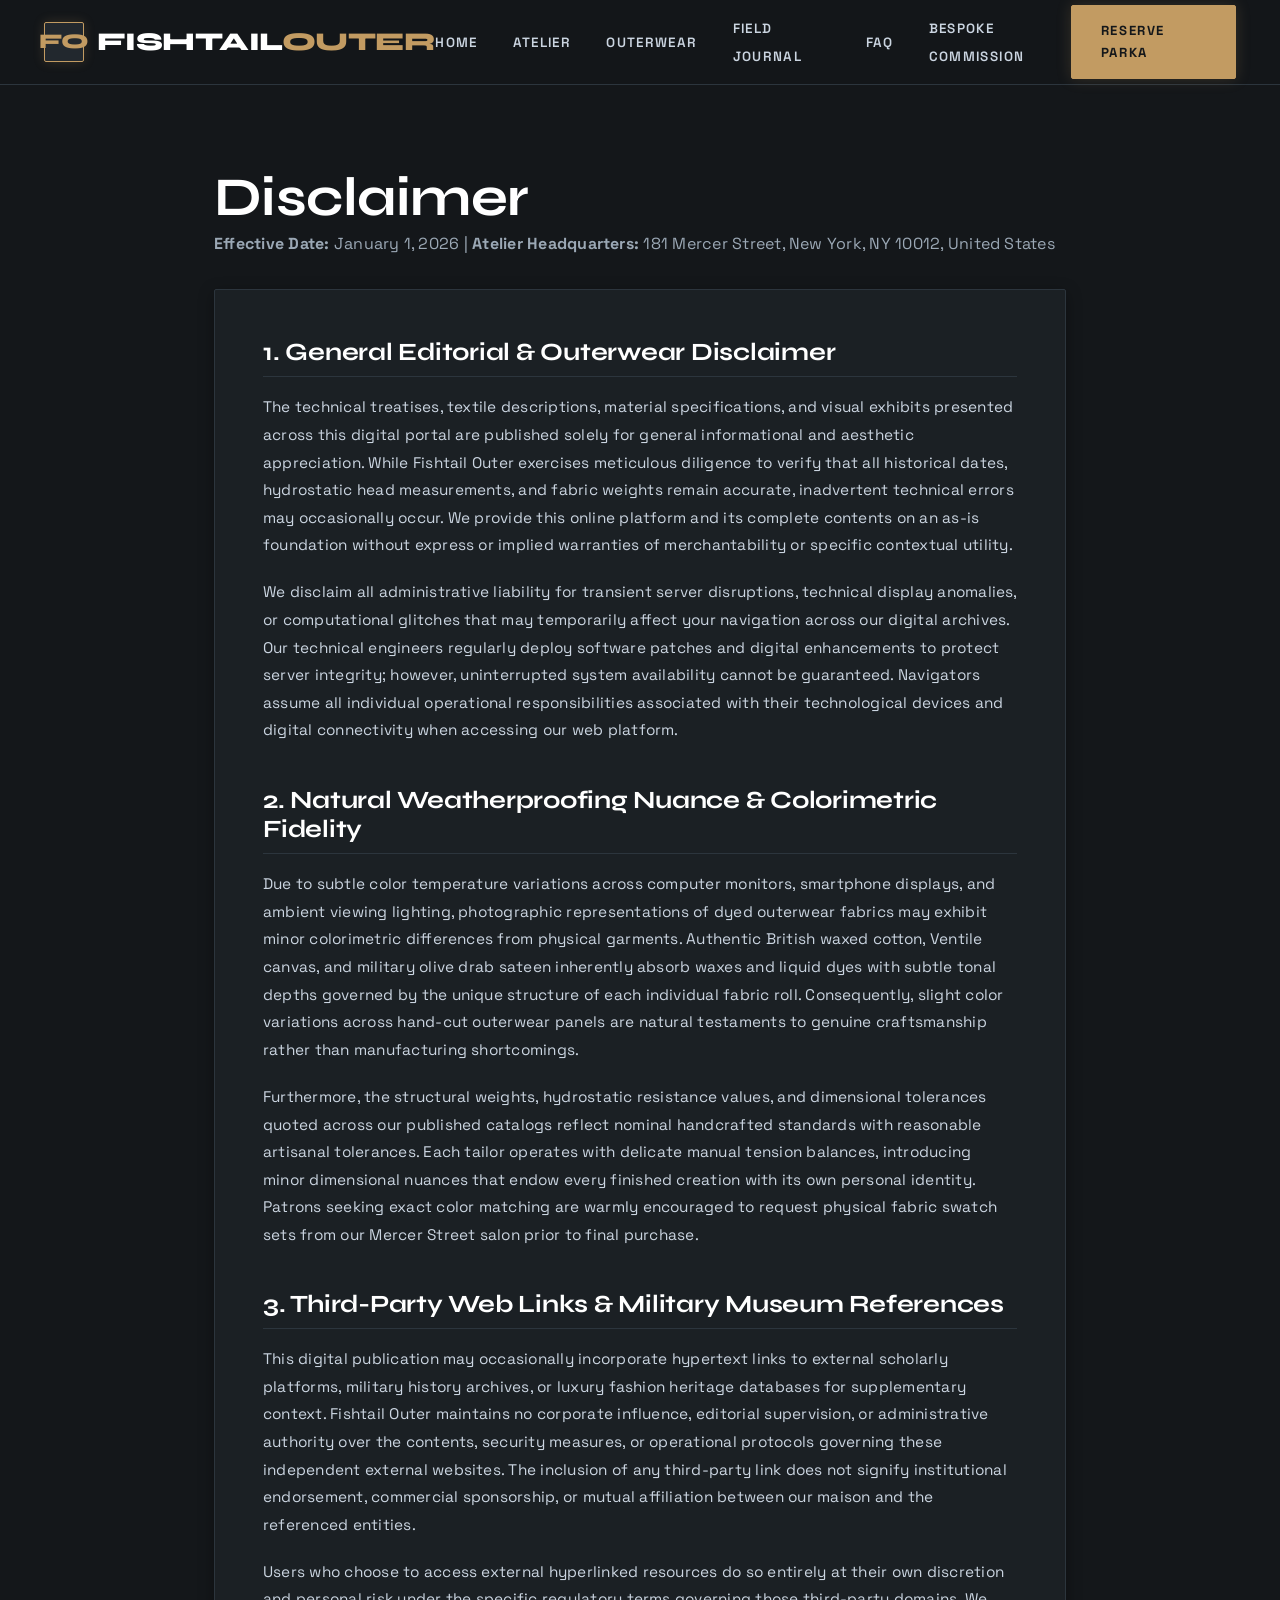
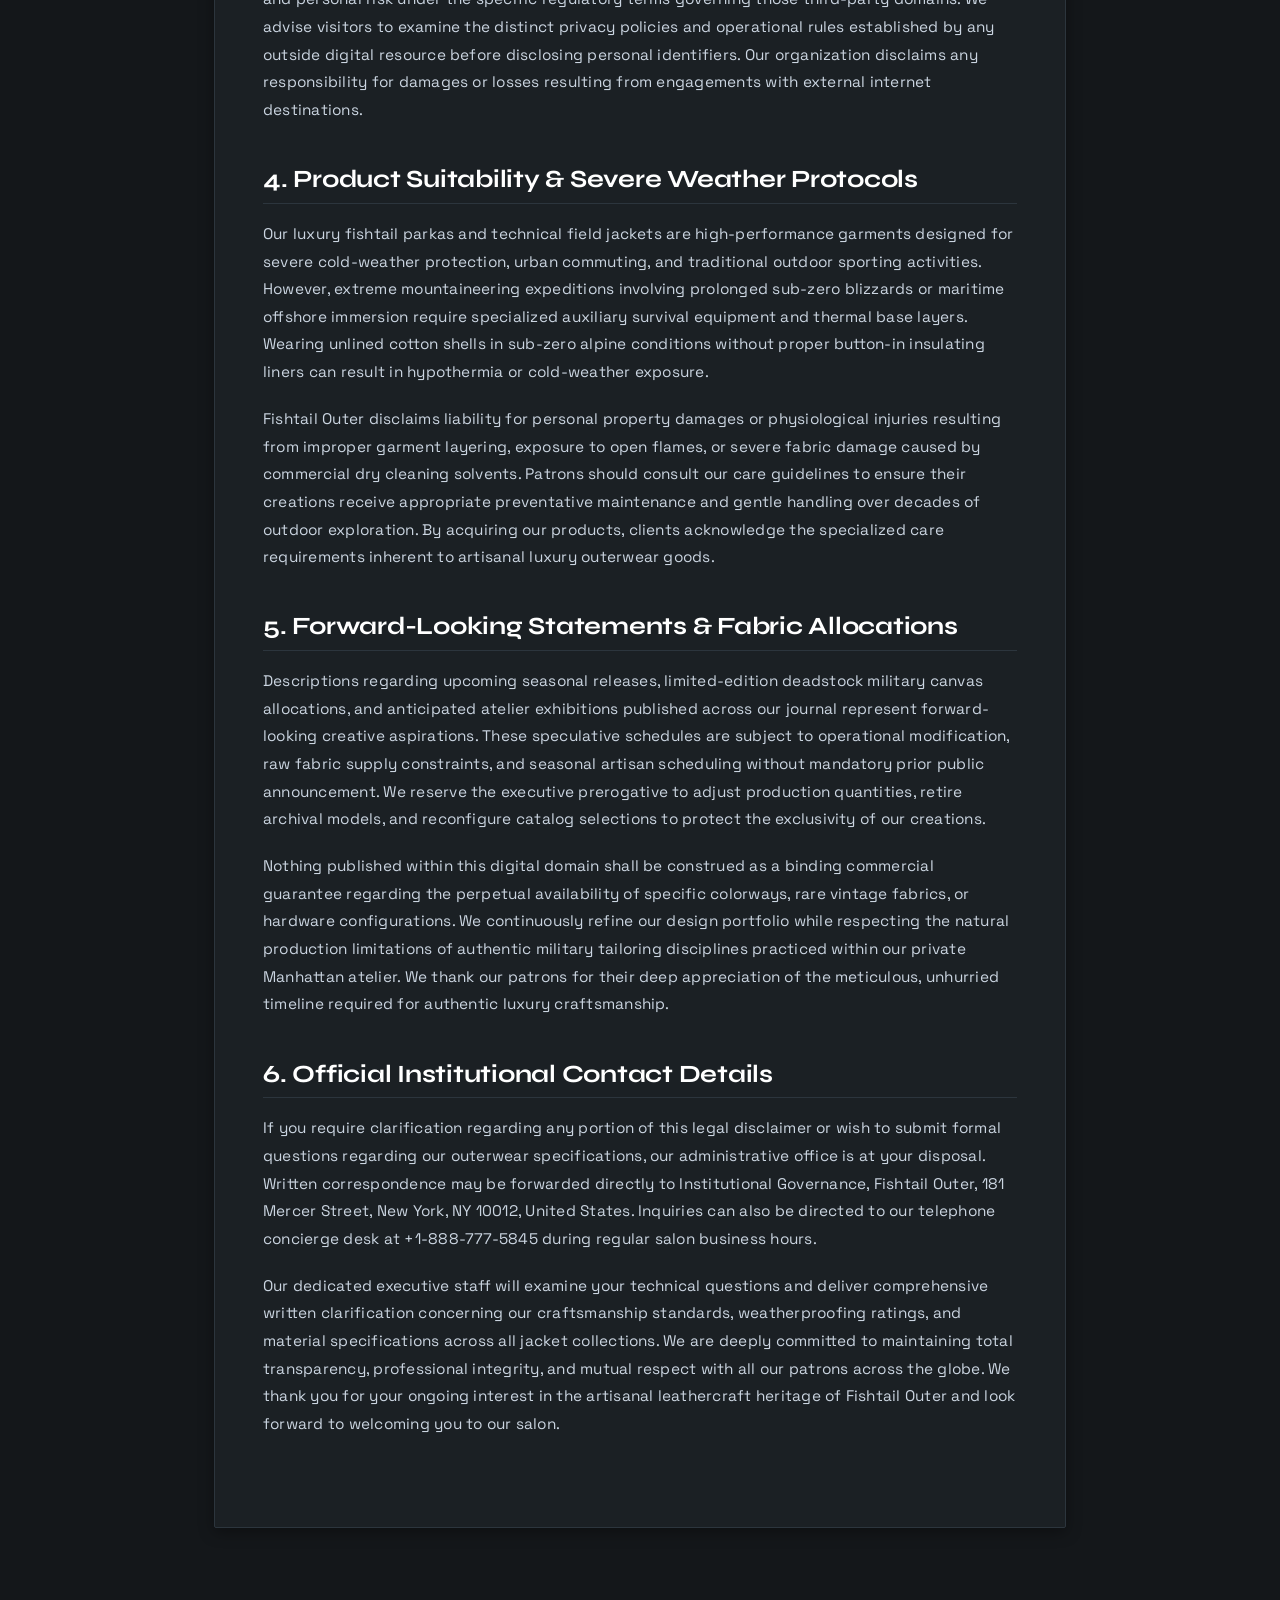
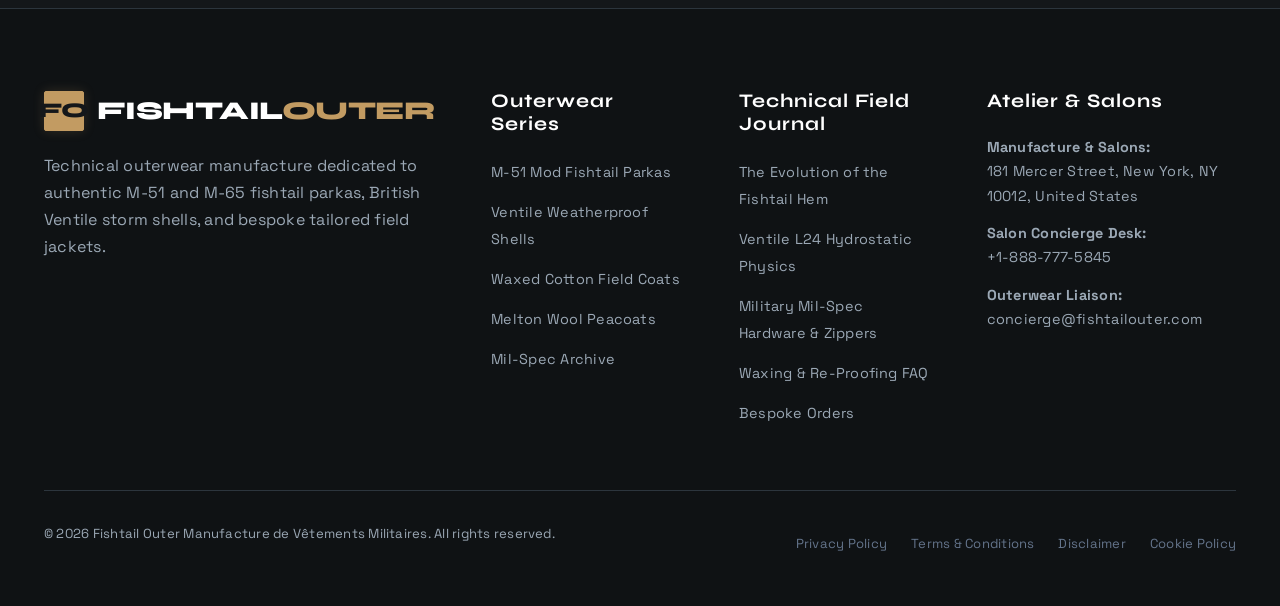
<file: disclaimer.html>
<!DOCTYPE html>
<html lang="en">
<head>
  <meta charset="UTF-8">
  <meta name="viewport" content="width=device-width, initial-scale=1.0">
  <title>Disclaimer | Fishtail Outer</title>
  <meta name="description" content="Disclaimer outlining manufacture standards, client privacy, and terms of service for Fishtail Outer at 181 Mercer Street.">
  <link rel="preconnect" href="https://fonts.googleapis.com">
  <link rel="preconnect" href="https://fonts.gstatic.com" crossorigin>
  <link rel="stylesheet" href="https://fonts.googleapis.com/css2?family=Space+Grotesk:wght@400;500;600;700&family=Syne:wght@600;700;800&display=swap">
  <link rel="stylesheet" href="assets/css/style.css">
  <!-- Google tag (gtag.js) -->
  <script async src="https://www.googletagmanager.com/gtag/js?id=G-0LY0HY7L01"></script>
  <script>
    window.dataLayer = window.dataLayer || [];
    function gtag(){dataLayer.push(arguments);}
    gtag('js', new Date());
    gtag('config', 'G-0LY0HY7L01');
  </script>
</head>
<body>

<header class="site-header">
  <div class="container nav-wrapper">
    <a href="index.html" class="brand-logo" aria-label="Fishtail Outer Homepage">
      <div class="parka-symbol">FO</div>
      <div class="brand-text">Fishtail<span>outer</span></div>
    </a>
    <nav aria-label="Primary Navigation">
      <ul class="nav-links">
        <li><a href="index.html" class="">Home</a></li>
        <li><a href="about.html" class="">Atelier</a></li>
        <li><a href="services.html" class="">Outerwear</a></li>
        <li><a href="blog.html" class="">Field Journal</a></li>
        <li><a href="faq.html" class="">FAQ</a></li>
        <li><a href="contact.html" class="">Bespoke Commission</a></li>
      </ul>
    </nav>
    <div class="header-cta-group">
      <a href="contact.html" class="btn-primary">Reserve Parka</a>
    </div>
    <button class="mobile-toggle" id="mobile-toggle" aria-label="Open Navigation Drawer">
      <span></span>
      <span></span>
      <span></span>
    </button>
  </div>
</header>
<div class="drawer-backdrop" id="drawer-backdrop"></div>
<div class="mobile-drawer" id="mobile-drawer">
  <div class="drawer-header">
    <div class="brand-logo">
      <div class="parka-symbol">FO</div>
      <div class="brand-text">Fishtail<span>outer</span></div>
    </div>
    <button class="drawer-close" id="drawer-close" aria-label="Close Navigation Drawer">&times;</button>
  </div>
  <ul class="drawer-links">
    <li><a href="index.html">Home</a></li>
    <li><a href="about.html">The Atelier & Mil-Spec Heritage</a></li>
    <li><a href="services.html">Bespoke Outerwear Catalog</a></li>
    <li><a href="blog.html">Technical Field Journal</a></li>
    <li><a href="faq.html">Weatherproofing & Sizing FAQ</a></li>
    <li><a href="contact.html">Private Outerwear Fitting</a></li>
  </ul>
  <div class="drawer-footer">
    <p><strong>Atelier Headquarters</strong><br>181 Mercer Street<br>New York, NY 10012</p>
    <p>Tel: +1-888-777-5845</p>
  </div>
</div>


<main>
  <div class="legal-wrapper">
    <h1>Disclaimer</h1>
    <p><strong>Effective Date:</strong> January 1, 2026 | <strong>Atelier Headquarters:</strong> 181 Mercer Street, New York, NY 10012, United States</p>
    <div class="legal-card">
      <section class="legal-section">
        <h2>1. General Editorial & Outerwear Disclaimer</h2>
        <p>The technical treatises, textile descriptions, material specifications, and visual exhibits presented across this digital portal are published solely for general informational and aesthetic appreciation. While Fishtail Outer exercises meticulous diligence to verify that all historical dates, hydrostatic head measurements, and fabric weights remain accurate, inadvertent technical errors may occasionally occur. We provide this online platform and its complete contents on an as-is foundation without express or implied warranties of merchantability or specific contextual utility.</p>
        <p>We disclaim all administrative liability for transient server disruptions, technical display anomalies, or computational glitches that may temporarily affect your navigation across our digital archives. Our technical engineers regularly deploy software patches and digital enhancements to protect server integrity; however, uninterrupted system availability cannot be guaranteed. Navigators assume all individual operational responsibilities associated with their technological devices and digital connectivity when accessing our web platform.</p>
      </section>
      <section class="legal-section">
        <h2>2. Natural Weatherproofing Nuance & Colorimetric Fidelity</h2>
        <p>Due to subtle color temperature variations across computer monitors, smartphone displays, and ambient viewing lighting, photographic representations of dyed outerwear fabrics may exhibit minor colorimetric differences from physical garments. Authentic British waxed cotton, Ventile canvas, and military olive drab sateen inherently absorb waxes and liquid dyes with subtle tonal depths governed by the unique structure of each individual fabric roll. Consequently, slight color variations across hand-cut outerwear panels are natural testaments to genuine craftsmanship rather than manufacturing shortcomings.</p>
        <p>Furthermore, the structural weights, hydrostatic resistance values, and dimensional tolerances quoted across our published catalogs reflect nominal handcrafted standards with reasonable artisanal tolerances. Each tailor operates with delicate manual tension balances, introducing minor dimensional nuances that endow every finished creation with its own personal identity. Patrons seeking exact color matching are warmly encouraged to request physical fabric swatch sets from our Mercer Street salon prior to final purchase.</p>
      </section>
      <section class="legal-section">
        <h2>3. Third-Party Web Links & Military Museum References</h2>
        <p>This digital publication may occasionally incorporate hypertext links to external scholarly platforms, military history archives, or luxury fashion heritage databases for supplementary context. Fishtail Outer maintains no corporate influence, editorial supervision, or administrative authority over the contents, security measures, or operational protocols governing these independent external websites. The inclusion of any third-party link does not signify institutional endorsement, commercial sponsorship, or mutual affiliation between our maison and the referenced entities.</p>
        <p>Users who choose to access external hyperlinked resources do so entirely at their own discretion and personal risk under the specific regulatory terms governing those third-party domains. We advise visitors to examine the distinct privacy policies and operational rules established by any outside digital resource before disclosing personal identifiers. Our organization disclaims any responsibility for damages or losses resulting from engagements with external internet destinations.</p>
      </section>
      <section class="legal-section">
        <h2>4. Product Suitability & Severe Weather Protocols</h2>
        <p>Our luxury fishtail parkas and technical field jackets are high-performance garments designed for severe cold-weather protection, urban commuting, and traditional outdoor sporting activities. However, extreme mountaineering expeditions involving prolonged sub-zero blizzards or maritime offshore immersion require specialized auxiliary survival equipment and thermal base layers. Wearing unlined cotton shells in sub-zero alpine conditions without proper button-in insulating liners can result in hypothermia or cold-weather exposure.</p>
        <p>Fishtail Outer disclaims liability for personal property damages or physiological injuries resulting from improper garment layering, exposure to open flames, or severe fabric damage caused by commercial dry cleaning solvents. Patrons should consult our care guidelines to ensure their creations receive appropriate preventative maintenance and gentle handling over decades of outdoor exploration. By acquiring our products, clients acknowledge the specialized care requirements inherent to artisanal luxury outerwear goods.</p>
      </section>
      <section class="legal-section">
        <h2>5. Forward-Looking Statements & Fabric Allocations</h2>
        <p>Descriptions regarding upcoming seasonal releases, limited-edition deadstock military canvas allocations, and anticipated atelier exhibitions published across our journal represent forward-looking creative aspirations. These speculative schedules are subject to operational modification, raw fabric supply constraints, and seasonal artisan scheduling without mandatory prior public announcement. We reserve the executive prerogative to adjust production quantities, retire archival models, and reconfigure catalog selections to protect the exclusivity of our creations.</p>
        <p>Nothing published within this digital domain shall be construed as a binding commercial guarantee regarding the perpetual availability of specific colorways, rare vintage fabrics, or hardware configurations. We continuously refine our design portfolio while respecting the natural production limitations of authentic military tailoring disciplines practiced within our private Manhattan atelier. We thank our patrons for their deep appreciation of the meticulous, unhurried timeline required for authentic luxury craftsmanship.</p>
      </section>
      <section class="legal-section">
        <h2>6. Official Institutional Contact Details</h2>
        <p>If you require clarification regarding any portion of this legal disclaimer or wish to submit formal questions regarding our outerwear specifications, our administrative office is at your disposal. Written correspondence may be forwarded directly to Institutional Governance, Fishtail Outer, 181 Mercer Street, New York, NY 10012, United States. Inquiries can also be directed to our telephone concierge desk at +1-888-777-5845 during regular salon business hours.</p>
        <p>Our dedicated executive staff will examine your technical questions and deliver comprehensive written clarification concerning our craftsmanship standards, weatherproofing ratings, and material specifications across all jacket collections. We are deeply committed to maintaining total transparency, professional integrity, and mutual respect with all our patrons across the globe. We thank you for your ongoing interest in the artisanal leathercraft heritage of Fishtail Outer and look forward to welcoming you to our salon.</p>
      </section>
    </div>
  </div>
</main>

<footer class="site-footer">
  <div class="container">
    <div class="footer-grid">
      <div class="footer-col">
        <div class="brand-logo" style="margin-bottom:1.2rem;">
          <div class="parka-symbol" style="background:var(--primary);color:#14171a;border-color:var(--primary);">FO</div>
          <div class="brand-text" style="color:#ffffff;">Fishtail<span style="color:var(--primary);">outer</span></div>
        </div>
        <p>Technical outerwear manufacture dedicated to authentic M-51 and M-65 fishtail parkas, British Ventile storm shells, and bespoke tailored field jackets.</p>
      </div>
      <div class="footer-col">
        <h4>Outerwear Series</h4>
        <ul class="footer-links">
          <li><a href="services.html">M-51 Mod Fishtail Parkas</a></li>
          <li><a href="services.html">Ventile Weatherproof Shells</a></li>
          <li><a href="services.html">Waxed Cotton Field Coats</a></li>
          <li><a href="services.html">Melton Wool Peacoats</a></li>
          <li><a href="about.html">Mil-Spec Archive</a></li>
        </ul>
      </div>
      <div class="footer-col">
        <h4>Technical Field Journal</h4>
        <ul class="footer-links">
          <li><a href="blog/blog-1.html">The Evolution of the Fishtail Hem</a></li>
          <li><a href="blog/blog-2.html">Ventile L24 Hydrostatic Physics</a></li>
          <li><a href="blog/blog-3.html">Military Mil-Spec Hardware & Zippers</a></li>
          <li><a href="faq.html">Waxing & Re-Proofing FAQ</a></li>
          <li><a href="contact.html">Bespoke Orders</a></li>
        </ul>
      </div>
      <div class="footer-col">
        <h4>Atelier & Salons</h4>
        <ul class="footer-contact-list">
          <li><strong>Manufacture & Salons:</strong><br>181 Mercer Street, New York, NY 10012, United States</li>
          <li><strong>Salon Concierge Desk:</strong><br>+1-888-777-5845</li>
          <li><strong>Outerwear Liaison:</strong><br>concierge@fishtailouter.com</li>
        </ul>
      </div>
    </div>
    <div class="footer-bottom">
      <p>&copy; 2026 Fishtail Outer Manufacture de Vêtements Militaires. All rights reserved.</p>
      <div class="footer-legal-links">
        <a href="privacy-policy.html">Privacy Policy</a>
        <a href="terms-and-conditions.html">Terms & Conditions</a>
        <a href="disclaimer.html">Disclaimer</a>
        <a href="cookie-policy.html">Cookie Policy</a>
      </div>
    </div>
  </div>
</footer>

<script src="assets/js/main.js"></script>
</body>
</html>
</file>
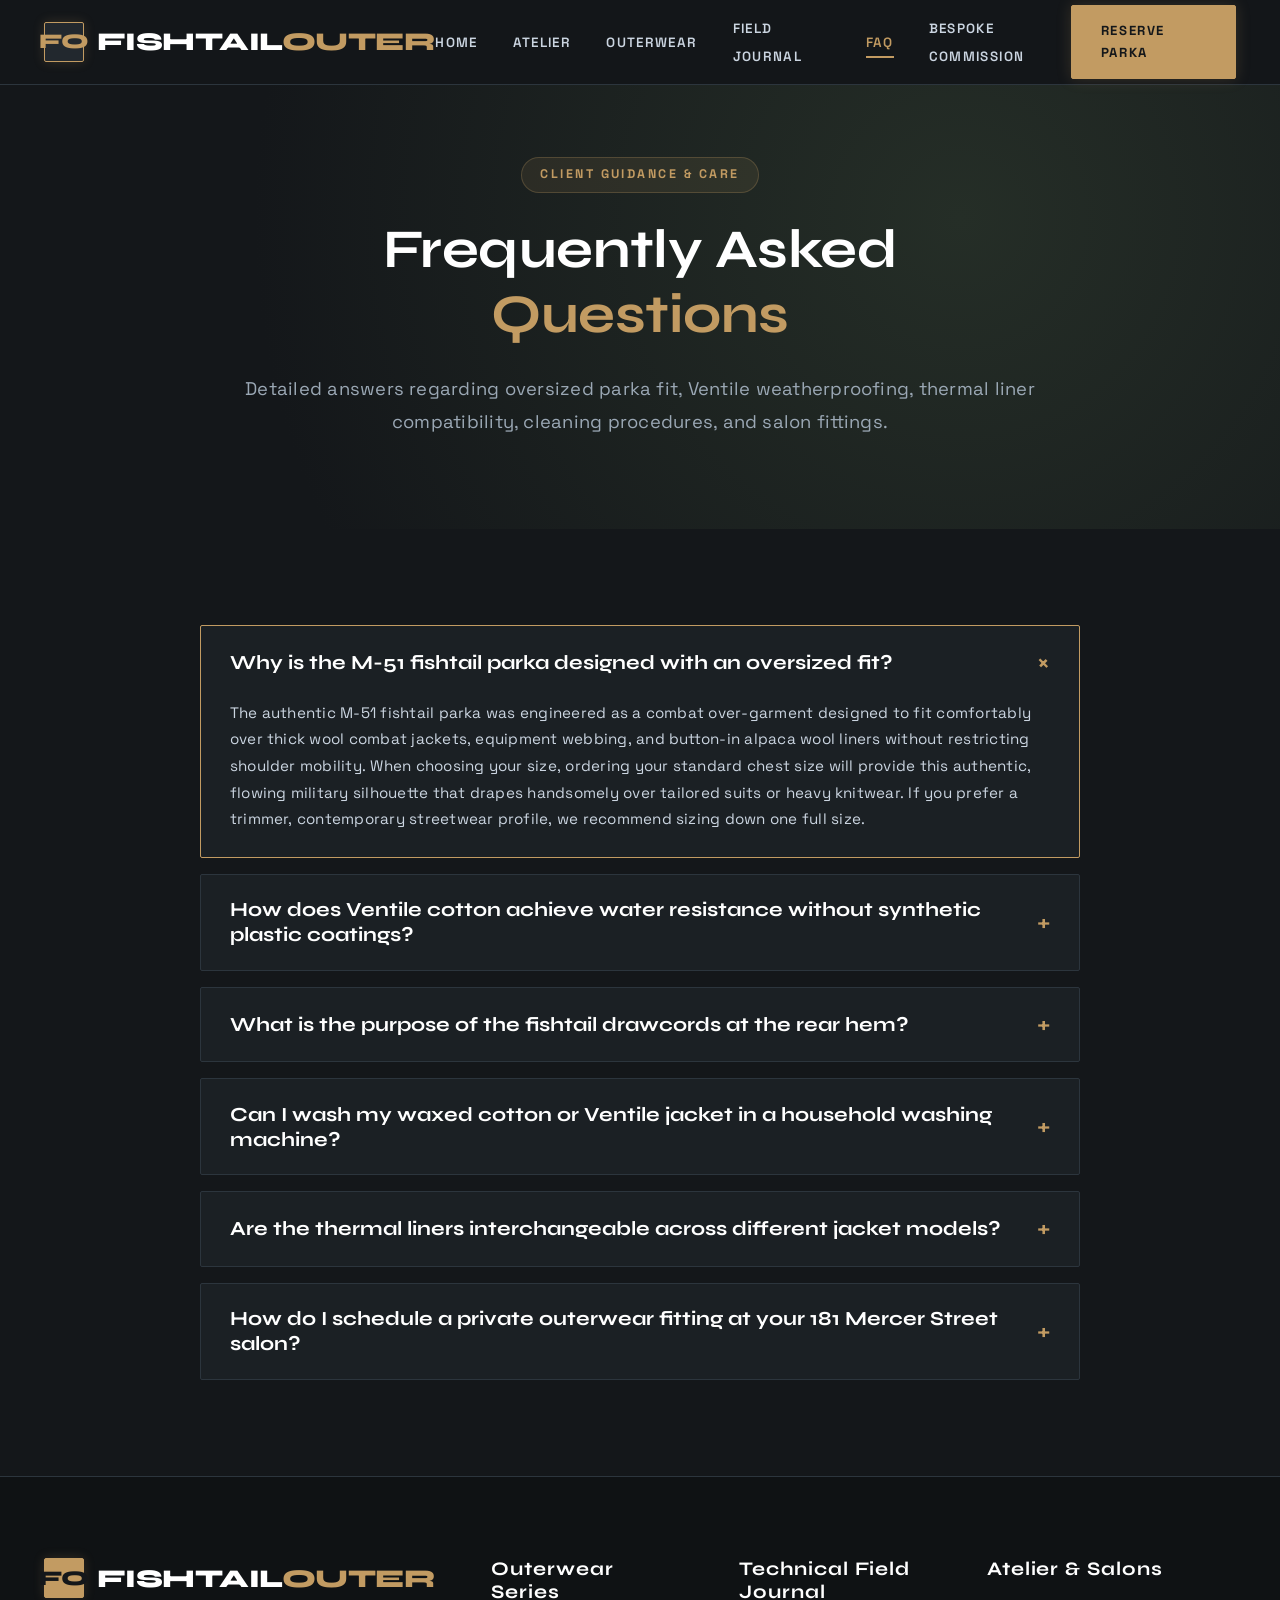
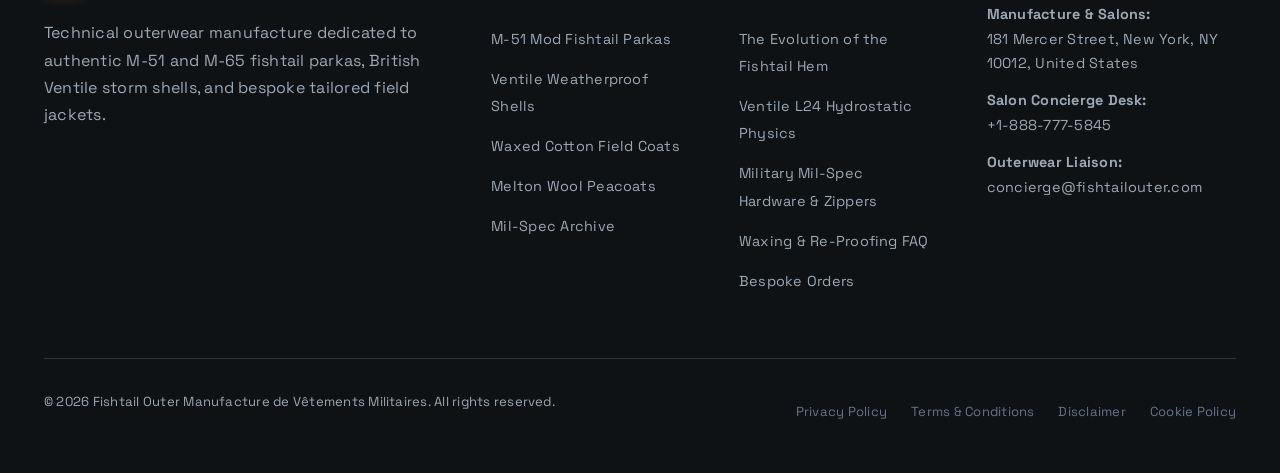
<file: faq.html>
<!DOCTYPE html>
<html lang="en">
<head>
  <meta charset="UTF-8">
  <meta name="viewport" content="width=device-width, initial-scale=1.0">
  <title>Frequently Asked Questions | Fishtail Outer</title>
  <meta name="description" content="Answers regarding M-51 fishtail parka sizing, Ventile cotton water resistance, waxed jacket maintenance, and appointments at 181 Mercer Street.">
  <link rel="preconnect" href="https://fonts.googleapis.com">
  <link rel="preconnect" href="https://fonts.gstatic.com" crossorigin>
  <link rel="stylesheet" href="https://fonts.googleapis.com/css2?family=Space+Grotesk:wght@400;500;600;700&family=Syne:wght@600;700;800&display=swap">
  <link rel="stylesheet" href="assets/css/style.css">
  <!-- Google tag (gtag.js) -->
  <script async src="https://www.googletagmanager.com/gtag/js?id=G-0LY0HY7L01"></script>
  <script>
    window.dataLayer = window.dataLayer || [];
    function gtag(){dataLayer.push(arguments);}
    gtag('js', new Date());
    gtag('config', 'G-0LY0HY7L01');
  </script>
</head>
<body>

<header class="site-header">
  <div class="container nav-wrapper">
    <a href="index.html" class="brand-logo" aria-label="Fishtail Outer Homepage">
      <div class="parka-symbol">FO</div>
      <div class="brand-text">Fishtail<span>outer</span></div>
    </a>
    <nav aria-label="Primary Navigation">
      <ul class="nav-links">
        <li><a href="index.html" class="">Home</a></li>
        <li><a href="about.html" class="">Atelier</a></li>
        <li><a href="services.html" class="">Outerwear</a></li>
        <li><a href="blog.html" class="">Field Journal</a></li>
        <li><a href="faq.html" class="active">FAQ</a></li>
        <li><a href="contact.html" class="">Bespoke Commission</a></li>
      </ul>
    </nav>
    <div class="header-cta-group">
      <a href="contact.html" class="btn-primary">Reserve Parka</a>
    </div>
    <button class="mobile-toggle" id="mobile-toggle" aria-label="Open Navigation Drawer">
      <span></span>
      <span></span>
      <span></span>
    </button>
  </div>
</header>
<div class="drawer-backdrop" id="drawer-backdrop"></div>
<div class="mobile-drawer" id="mobile-drawer">
  <div class="drawer-header">
    <div class="brand-logo">
      <div class="parka-symbol">FO</div>
      <div class="brand-text">Fishtail<span>outer</span></div>
    </div>
    <button class="drawer-close" id="drawer-close" aria-label="Close Navigation Drawer">&times;</button>
  </div>
  <ul class="drawer-links">
    <li><a href="index.html">Home</a></li>
    <li><a href="about.html">The Atelier & Mil-Spec Heritage</a></li>
    <li><a href="services.html">Bespoke Outerwear Catalog</a></li>
    <li><a href="blog.html">Technical Field Journal</a></li>
    <li><a href="faq.html">Weatherproofing & Sizing FAQ</a></li>
    <li><a href="contact.html">Private Outerwear Fitting</a></li>
  </ul>
  <div class="drawer-footer">
    <p><strong>Atelier Headquarters</strong><br>181 Mercer Street<br>New York, NY 10012</p>
    <p>Tel: +1-888-777-5845</p>
  </div>
</div>


<main>
  <section class="hero-outerwear" style="padding:4.5rem 0 3.5rem;">
    <div class="container text-center" style="text-align:center;max-width:860px;">
      <span class="hero-tag">Client Guidance & Care</span>
      <h1 class="hero-title">Frequently Asked <em>Questions</em></h1>
      <p class="hero-desc">Detailed answers regarding oversized parka fit, Ventile weatherproofing, thermal liner compatibility, cleaning procedures, and salon fittings.</p>
    </div>
  </section>

  <section class="section-pad">
    <div class="container">
      <div class="faq-accordion">
        <div class="faq-item active">
          <button class="faq-question">Why is the M-51 fishtail parka designed with an oversized fit? <span class="toggle-icon">+</span></button>
          <div class="faq-answer">
            The authentic M-51 fishtail parka was engineered as a combat over-garment designed to fit comfortably over thick wool combat jackets, equipment webbing, and button-in alpaca wool liners without restricting shoulder mobility. When choosing your size, ordering your standard chest size will provide this authentic, flowing military silhouette that drapes handsomely over tailored suits or heavy knitwear. If you prefer a trimmer, contemporary streetwear profile, we recommend sizing down one full size.
          </div>
        </div>

        <div class="faq-item">
          <button class="faq-question">How does Ventile cotton achieve water resistance without synthetic plastic coatings? <span class="toggle-icon">+</span></button>
          <div class="faq-answer">
            Ventile was invented in Manchester during World War II for Royal Air Force fighter pilots ditching in freezing Atlantic waters. It is woven from extra-long-staple cotton fibers spun so densely that there are virtually no microscopic gaps between threads. When exposed to liquid water, the natural cotton cellulose fibers absorb a tiny amount of moisture and swell laterally by up to 20%, completely closing the weave pores and preventing water penetration while remaining exceptionally breathable.
          </div>
        </div>

        <div class="faq-item">
          <button class="faq-question">What is the purpose of the fishtail drawcords at the rear hem? <span class="toggle-icon">+</span></button>
          <div class="faq-answer">
            The split rear fishtail hem features two long cotton drawcords and heavy brass snap fasteners. In extreme freezing winds or driving rain, the wearer can fold the split tails forward between their legs and tie them securely around each upper thigh. This prevents the hem from billowing open and creates a sealed thermal chamber that traps body heat while preventing sub-zero wind chills from entering the lower torso. When not in use, the fishtail snaps up cleanly into the interior hem.
          </div>
        </div>

        <div class="faq-item">
          <button class="faq-question">Can I wash my waxed cotton or Ventile jacket in a household washing machine? <span class="toggle-icon">+</span></button>
          <div class="faq-answer">
            Waxed cotton jackets must never be machine-washed, dry-cleaned, or exposed to detergents, as chemical soap dissolves the protective wax matrix. To clean a waxed coat, simply sponge down the exterior with cold clean water and a stiff bristle brush, then allow it to air dry naturally. For pure Ventile parkas, gentle hand washing with cold water and pure soap flakes is permissible, though spot-cleaning is always recommended to preserve the natural fiber tension.
          </div>
        </div>

        <div class="faq-item">
          <button class="faq-question">Are the thermal liners interchangeable across different jacket models? <span class="toggle-icon">+</span></button>
          <div class="faq-answer">
            Yes. Our modular button-in liners are built to standardized military button spacing blueprints. A single onion-quilted alpaca-wool liner can be moved seamlessly between your M-51 fishtail parka, your M-65 field jacket, and our waxed cotton storm coats, giving you complete multi-season modular flexibility across your entire outerwear rotation.
          </div>
        </div>

        <div class="faq-item">
          <button class="faq-question">How do I schedule a private outerwear fitting at your 181 Mercer Street salon? <span class="toggle-icon">+</span></button>
          <div class="faq-answer">
            Private fittings can be reserved directly through our online inquiry form or by calling our concierge desk at +1-888-777-5845. During your consultation, you can try on our complete size spectrum, test different liner combinations, and work with our outerwear tailors to customize sleeve lengths or commission bespoke Ventile colorways.
          </div>
        </div>
      </div>
    </div>
  </section>
</main>

<footer class="site-footer">
  <div class="container">
    <div class="footer-grid">
      <div class="footer-col">
        <div class="brand-logo" style="margin-bottom:1.2rem;">
          <div class="parka-symbol" style="background:var(--primary);color:#14171a;border-color:var(--primary);">FO</div>
          <div class="brand-text" style="color:#ffffff;">Fishtail<span style="color:var(--primary);">outer</span></div>
        </div>
        <p>Technical outerwear manufacture dedicated to authentic M-51 and M-65 fishtail parkas, British Ventile storm shells, and bespoke tailored field jackets.</p>
      </div>
      <div class="footer-col">
        <h4>Outerwear Series</h4>
        <ul class="footer-links">
          <li><a href="services.html">M-51 Mod Fishtail Parkas</a></li>
          <li><a href="services.html">Ventile Weatherproof Shells</a></li>
          <li><a href="services.html">Waxed Cotton Field Coats</a></li>
          <li><a href="services.html">Melton Wool Peacoats</a></li>
          <li><a href="about.html">Mil-Spec Archive</a></li>
        </ul>
      </div>
      <div class="footer-col">
        <h4>Technical Field Journal</h4>
        <ul class="footer-links">
          <li><a href="blog/blog-1.html">The Evolution of the Fishtail Hem</a></li>
          <li><a href="blog/blog-2.html">Ventile L24 Hydrostatic Physics</a></li>
          <li><a href="blog/blog-3.html">Military Mil-Spec Hardware & Zippers</a></li>
          <li><a href="faq.html">Waxing & Re-Proofing FAQ</a></li>
          <li><a href="contact.html">Bespoke Orders</a></li>
        </ul>
      </div>
      <div class="footer-col">
        <h4>Atelier & Salons</h4>
        <ul class="footer-contact-list">
          <li><strong>Manufacture & Salons:</strong><br>181 Mercer Street, New York, NY 10012, United States</li>
          <li><strong>Salon Concierge Desk:</strong><br>+1-888-777-5845</li>
          <li><strong>Outerwear Liaison:</strong><br>concierge@fishtailouter.com</li>
        </ul>
      </div>
    </div>
    <div class="footer-bottom">
      <p>&copy; 2026 Fishtail Outer Manufacture de Vêtements Militaires. All rights reserved.</p>
      <div class="footer-legal-links">
        <a href="privacy-policy.html">Privacy Policy</a>
        <a href="terms-and-conditions.html">Terms & Conditions</a>
        <a href="disclaimer.html">Disclaimer</a>
        <a href="cookie-policy.html">Cookie Policy</a>
      </div>
    </div>
  </div>
</footer>

<script src="assets/js/main.js"></script>
</body>
</html>
</file>
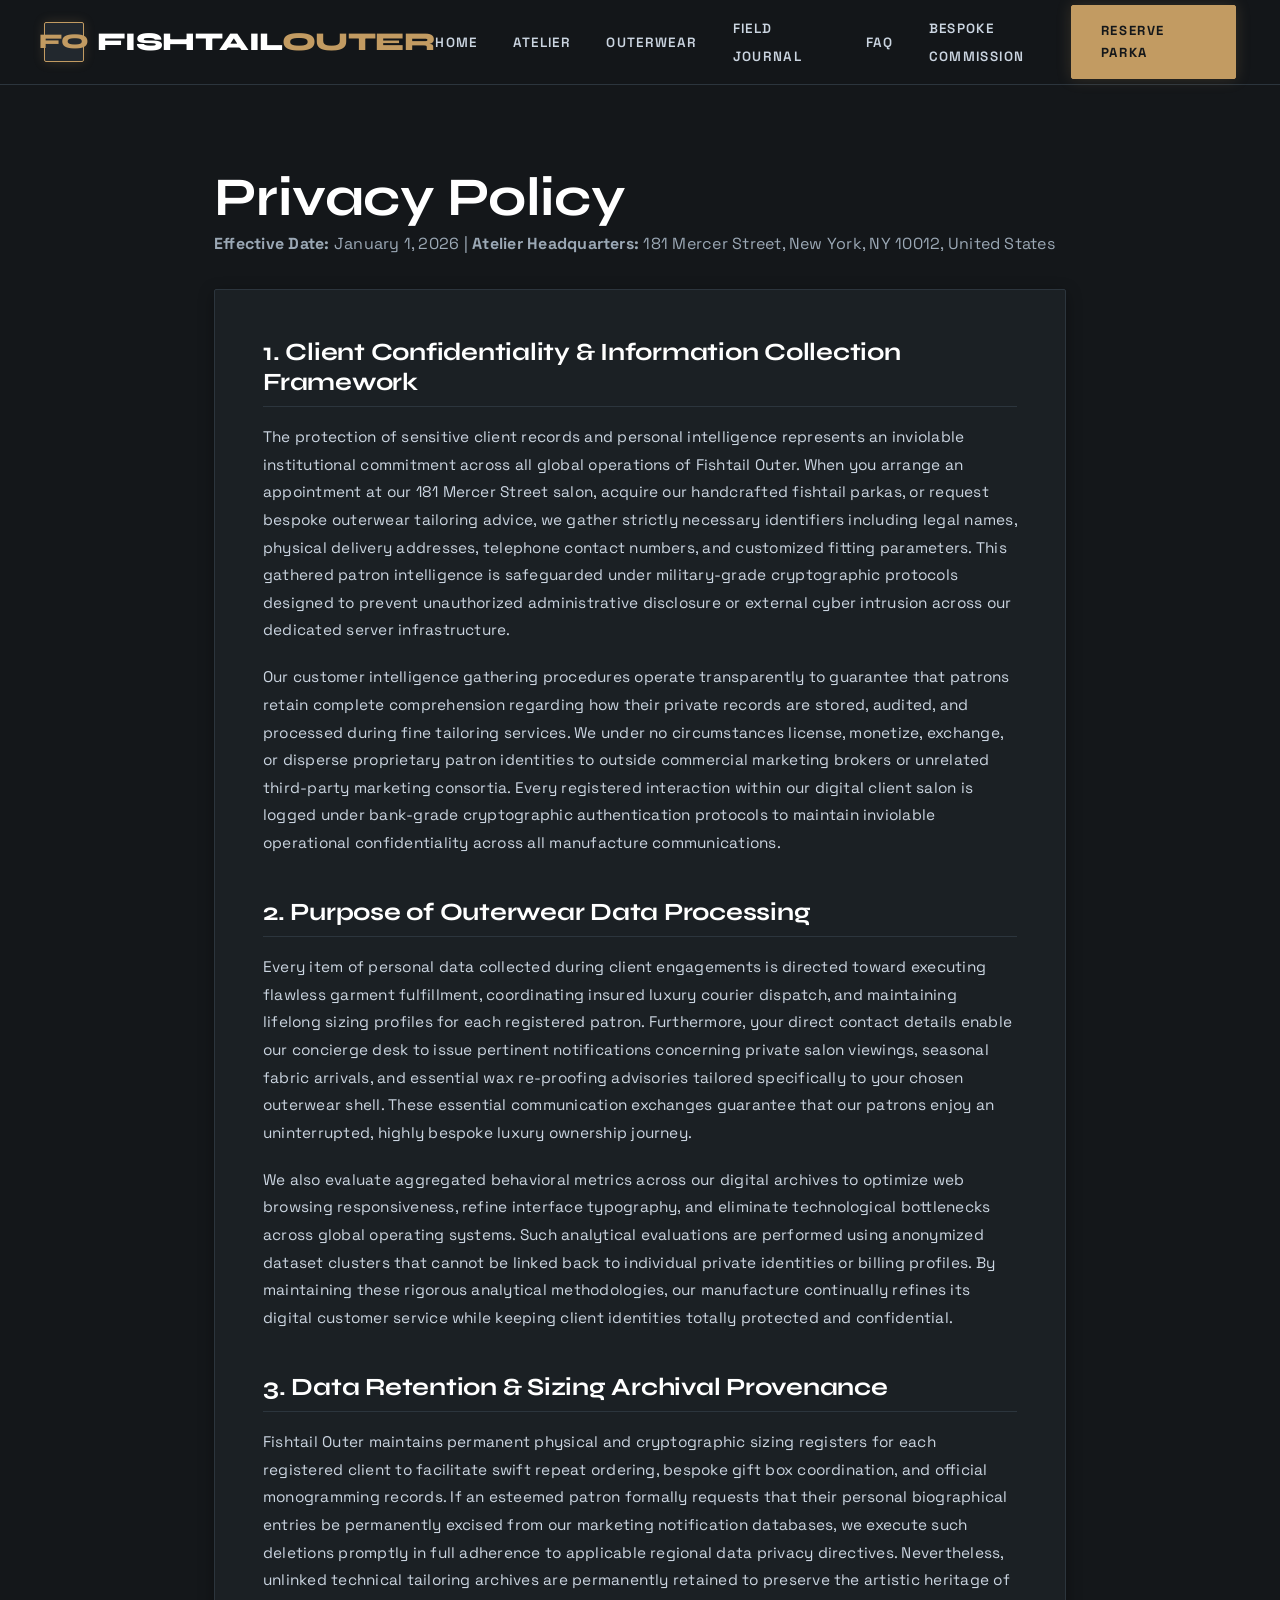
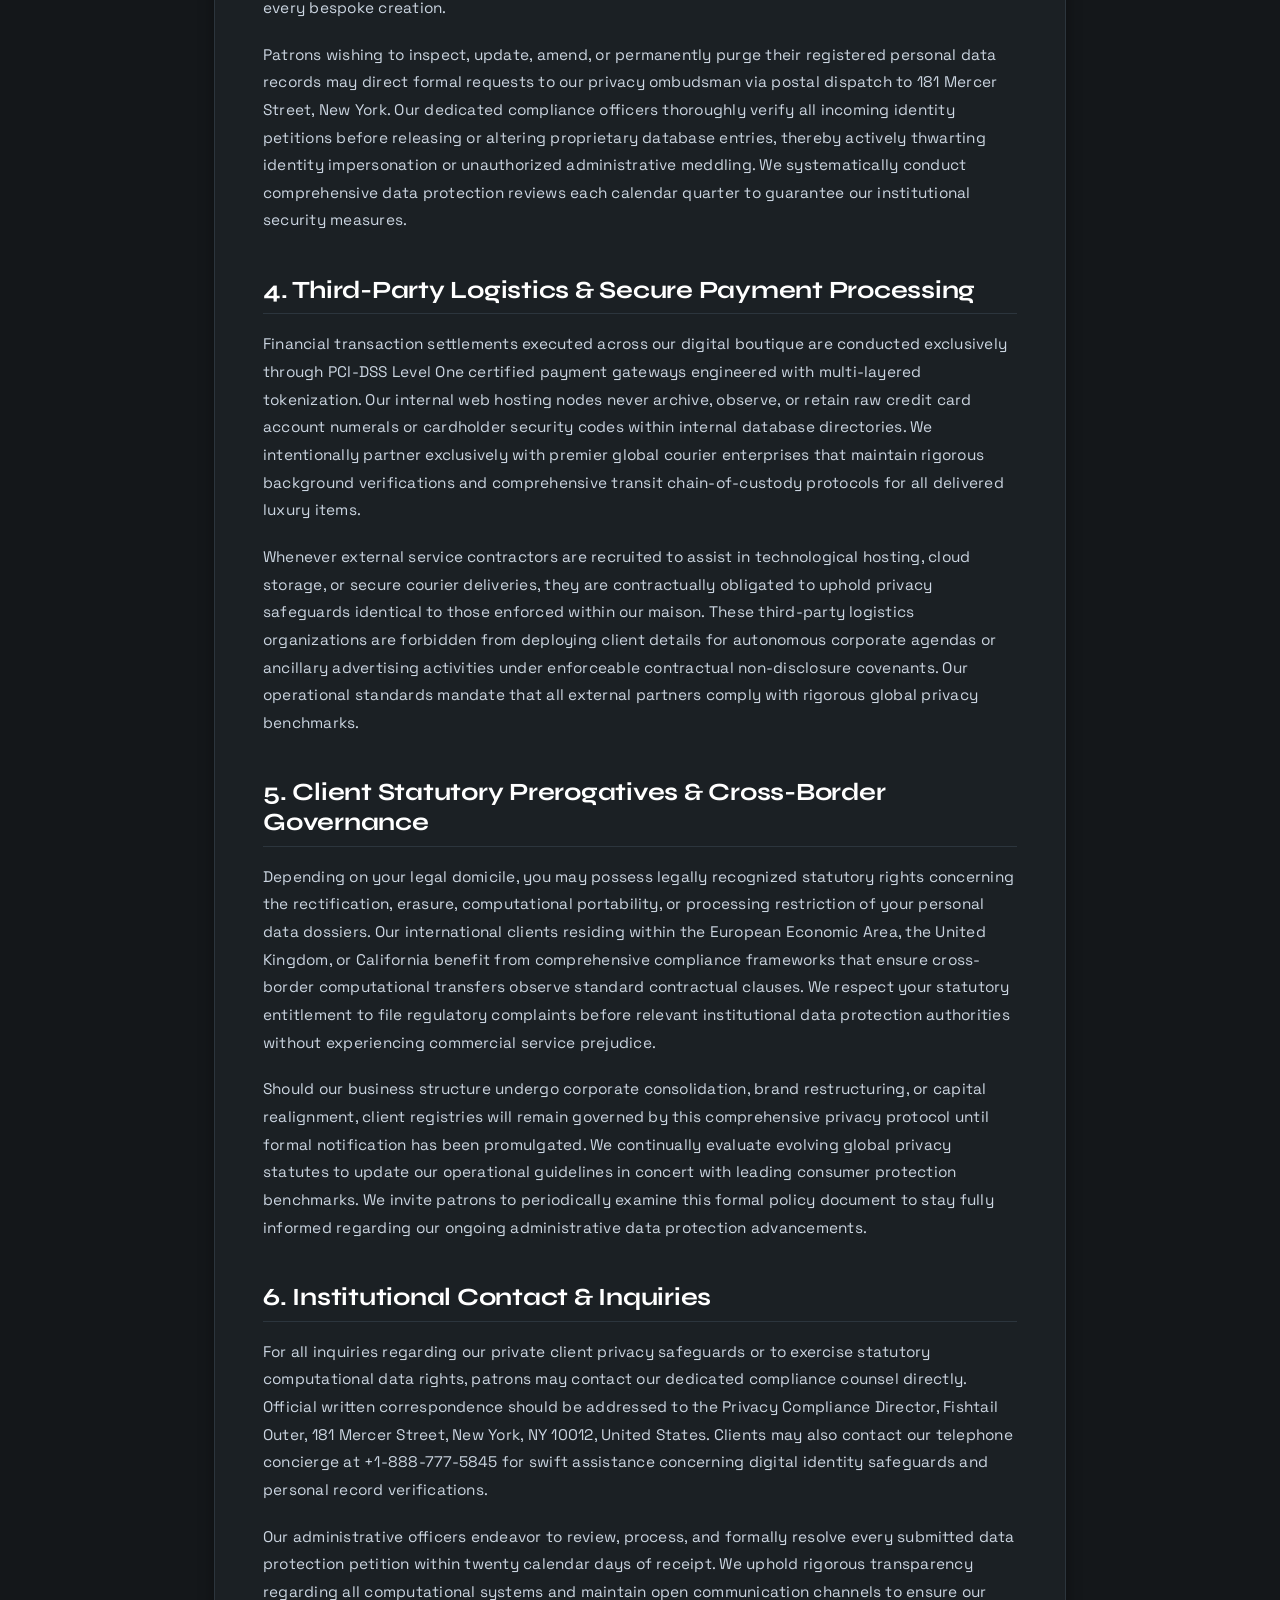
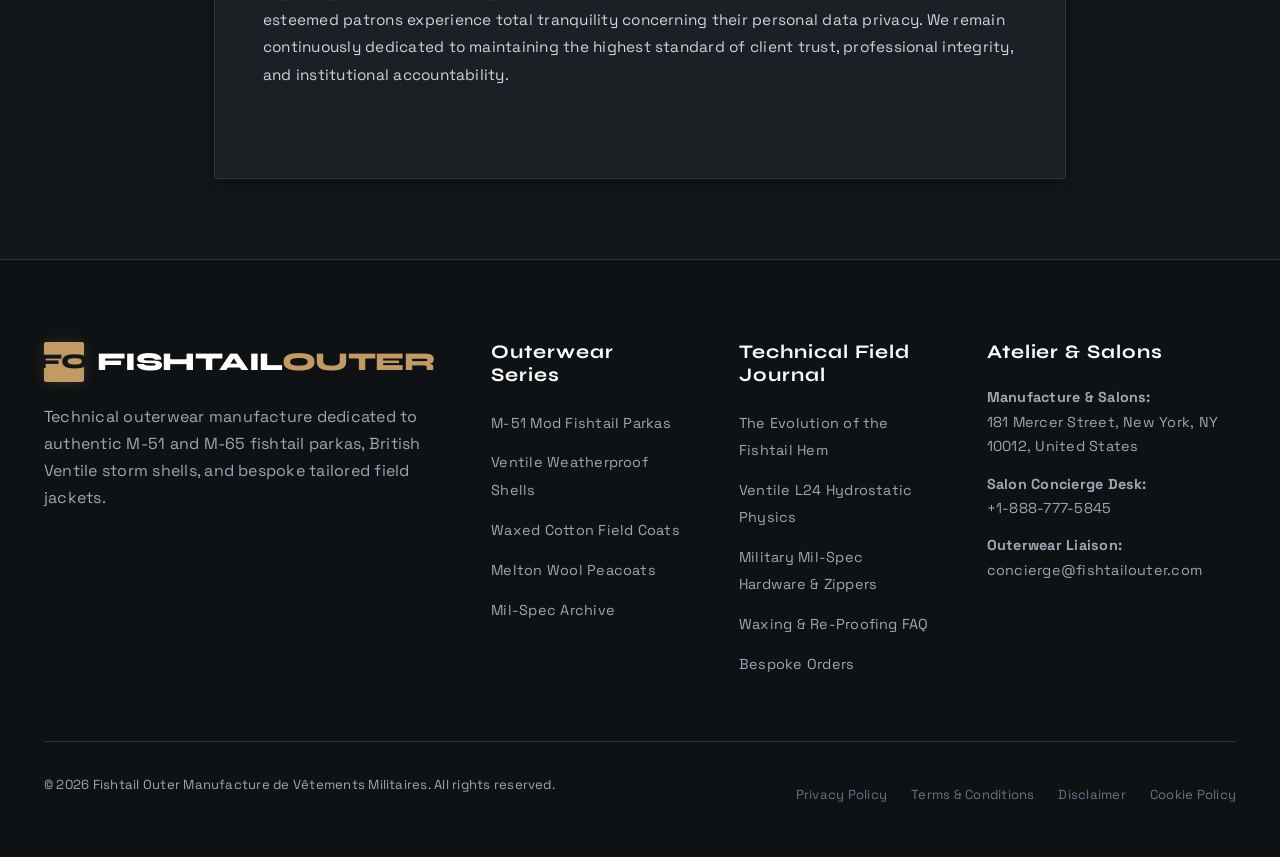
<file: privacy-policy.html>
<!DOCTYPE html>
<html lang="en">
<head>
  <meta charset="UTF-8">
  <meta name="viewport" content="width=device-width, initial-scale=1.0">
  <title>Privacy Policy | Fishtail Outer</title>
  <meta name="description" content="Privacy Policy outlining manufacture standards, client privacy, and terms of service for Fishtail Outer at 181 Mercer Street.">
  <link rel="preconnect" href="https://fonts.googleapis.com">
  <link rel="preconnect" href="https://fonts.gstatic.com" crossorigin>
  <link rel="stylesheet" href="https://fonts.googleapis.com/css2?family=Space+Grotesk:wght@400;500;600;700&family=Syne:wght@600;700;800&display=swap">
  <link rel="stylesheet" href="assets/css/style.css">
  <!-- Google tag (gtag.js) -->
  <script async src="https://www.googletagmanager.com/gtag/js?id=G-0LY0HY7L01"></script>
  <script>
    window.dataLayer = window.dataLayer || [];
    function gtag(){dataLayer.push(arguments);}
    gtag('js', new Date());
    gtag('config', 'G-0LY0HY7L01');
  </script>
</head>
<body>

<header class="site-header">
  <div class="container nav-wrapper">
    <a href="index.html" class="brand-logo" aria-label="Fishtail Outer Homepage">
      <div class="parka-symbol">FO</div>
      <div class="brand-text">Fishtail<span>outer</span></div>
    </a>
    <nav aria-label="Primary Navigation">
      <ul class="nav-links">
        <li><a href="index.html" class="">Home</a></li>
        <li><a href="about.html" class="">Atelier</a></li>
        <li><a href="services.html" class="">Outerwear</a></li>
        <li><a href="blog.html" class="">Field Journal</a></li>
        <li><a href="faq.html" class="">FAQ</a></li>
        <li><a href="contact.html" class="">Bespoke Commission</a></li>
      </ul>
    </nav>
    <div class="header-cta-group">
      <a href="contact.html" class="btn-primary">Reserve Parka</a>
    </div>
    <button class="mobile-toggle" id="mobile-toggle" aria-label="Open Navigation Drawer">
      <span></span>
      <span></span>
      <span></span>
    </button>
  </div>
</header>
<div class="drawer-backdrop" id="drawer-backdrop"></div>
<div class="mobile-drawer" id="mobile-drawer">
  <div class="drawer-header">
    <div class="brand-logo">
      <div class="parka-symbol">FO</div>
      <div class="brand-text">Fishtail<span>outer</span></div>
    </div>
    <button class="drawer-close" id="drawer-close" aria-label="Close Navigation Drawer">&times;</button>
  </div>
  <ul class="drawer-links">
    <li><a href="index.html">Home</a></li>
    <li><a href="about.html">The Atelier & Mil-Spec Heritage</a></li>
    <li><a href="services.html">Bespoke Outerwear Catalog</a></li>
    <li><a href="blog.html">Technical Field Journal</a></li>
    <li><a href="faq.html">Weatherproofing & Sizing FAQ</a></li>
    <li><a href="contact.html">Private Outerwear Fitting</a></li>
  </ul>
  <div class="drawer-footer">
    <p><strong>Atelier Headquarters</strong><br>181 Mercer Street<br>New York, NY 10012</p>
    <p>Tel: +1-888-777-5845</p>
  </div>
</div>


<main>
  <div class="legal-wrapper">
    <h1>Privacy Policy</h1>
    <p><strong>Effective Date:</strong> January 1, 2026 | <strong>Atelier Headquarters:</strong> 181 Mercer Street, New York, NY 10012, United States</p>
    <div class="legal-card">
      <section class="legal-section">
        <h2>1. Client Confidentiality & Information Collection Framework</h2>
        <p>The protection of sensitive client records and personal intelligence represents an inviolable institutional commitment across all global operations of Fishtail Outer. When you arrange an appointment at our 181 Mercer Street salon, acquire our handcrafted fishtail parkas, or request bespoke outerwear tailoring advice, we gather strictly necessary identifiers including legal names, physical delivery addresses, telephone contact numbers, and customized fitting parameters. This gathered patron intelligence is safeguarded under military-grade cryptographic protocols designed to prevent unauthorized administrative disclosure or external cyber intrusion across our dedicated server infrastructure.</p>
        <p>Our customer intelligence gathering procedures operate transparently to guarantee that patrons retain complete comprehension regarding how their private records are stored, audited, and processed during fine tailoring services. We under no circumstances license, monetize, exchange, or disperse proprietary patron identities to outside commercial marketing brokers or unrelated third-party marketing consortia. Every registered interaction within our digital client salon is logged under bank-grade cryptographic authentication protocols to maintain inviolable operational confidentiality across all manufacture communications.</p>
      </section>
      <section class="legal-section">
        <h2>2. Purpose of Outerwear Data Processing</h2>
        <p>Every item of personal data collected during client engagements is directed toward executing flawless garment fulfillment, coordinating insured luxury courier dispatch, and maintaining lifelong sizing profiles for each registered patron. Furthermore, your direct contact details enable our concierge desk to issue pertinent notifications concerning private salon viewings, seasonal fabric arrivals, and essential wax re-proofing advisories tailored specifically to your chosen outerwear shell. These essential communication exchanges guarantee that our patrons enjoy an uninterrupted, highly bespoke luxury ownership journey.</p>
        <p>We also evaluate aggregated behavioral metrics across our digital archives to optimize web browsing responsiveness, refine interface typography, and eliminate technological bottlenecks across global operating systems. Such analytical evaluations are performed using anonymized dataset clusters that cannot be linked back to individual private identities or billing profiles. By maintaining these rigorous analytical methodologies, our manufacture continually refines its digital customer service while keeping client identities totally protected and confidential.</p>
      </section>
      <section class="legal-section">
        <h2>3. Data Retention & Sizing Archival Provenance</h2>
        <p>Fishtail Outer maintains permanent physical and cryptographic sizing registers for each registered client to facilitate swift repeat ordering, bespoke gift box coordination, and official monogramming records. If an esteemed patron formally requests that their personal biographical entries be permanently excised from our marketing notification databases, we execute such deletions promptly in full adherence to applicable regional data privacy directives. Nevertheless, unlinked technical tailoring archives are permanently retained to preserve the artistic heritage of every bespoke creation.</p>
        <p>Patrons wishing to inspect, update, amend, or permanently purge their registered personal data records may direct formal requests to our privacy ombudsman via postal dispatch to 181 Mercer Street, New York. Our dedicated compliance officers thoroughly verify all incoming identity petitions before releasing or altering proprietary database entries, thereby actively thwarting identity impersonation or unauthorized administrative meddling. We systematically conduct comprehensive data protection reviews each calendar quarter to guarantee our institutional security measures.</p>
      </section>
      <section class="legal-section">
        <h2>4. Third-Party Logistics & Secure Payment Processing</h2>
        <p>Financial transaction settlements executed across our digital boutique are conducted exclusively through PCI-DSS Level One certified payment gateways engineered with multi-layered tokenization. Our internal web hosting nodes never archive, observe, or retain raw credit card account numerals or cardholder security codes within internal database directories. We intentionally partner exclusively with premier global courier enterprises that maintain rigorous background verifications and comprehensive transit chain-of-custody protocols for all delivered luxury items.</p>
        <p>Whenever external service contractors are recruited to assist in technological hosting, cloud storage, or secure courier deliveries, they are contractually obligated to uphold privacy safeguards identical to those enforced within our maison. These third-party logistics organizations are forbidden from deploying client details for autonomous corporate agendas or ancillary advertising activities under enforceable contractual non-disclosure covenants. Our operational standards mandate that all external partners comply with rigorous global privacy benchmarks.</p>
      </section>
      <section class="legal-section">
        <h2>5. Client Statutory Prerogatives & Cross-Border Governance</h2>
        <p>Depending on your legal domicile, you may possess legally recognized statutory rights concerning the rectification, erasure, computational portability, or processing restriction of your personal data dossiers. Our international clients residing within the European Economic Area, the United Kingdom, or California benefit from comprehensive compliance frameworks that ensure cross-border computational transfers observe standard contractual clauses. We respect your statutory entitlement to file regulatory complaints before relevant institutional data protection authorities without experiencing commercial service prejudice.</p>
        <p>Should our business structure undergo corporate consolidation, brand restructuring, or capital realignment, client registries will remain governed by this comprehensive privacy protocol until formal notification has been promulgated. We continually evaluate evolving global privacy statutes to update our operational guidelines in concert with leading consumer protection benchmarks. We invite patrons to periodically examine this formal policy document to stay fully informed regarding our ongoing administrative data protection advancements.</p>
      </section>
      <section class="legal-section">
        <h2>6. Institutional Contact & Inquiries</h2>
        <p>For all inquiries regarding our private client privacy safeguards or to exercise statutory computational data rights, patrons may contact our dedicated compliance counsel directly. Official written correspondence should be addressed to the Privacy Compliance Director, Fishtail Outer, 181 Mercer Street, New York, NY 10012, United States. Clients may also contact our telephone concierge at +1-888-777-5845 for swift assistance concerning digital identity safeguards and personal record verifications.</p>
        <p>Our administrative officers endeavor to review, process, and formally resolve every submitted data protection petition within twenty calendar days of receipt. We uphold rigorous transparency regarding all computational systems and maintain open communication channels to ensure our esteemed patrons experience total tranquility concerning their personal data privacy. We remain continuously dedicated to maintaining the highest standard of client trust, professional integrity, and institutional accountability.</p>
      </section>
    </div>
  </div>
</main>

<footer class="site-footer">
  <div class="container">
    <div class="footer-grid">
      <div class="footer-col">
        <div class="brand-logo" style="margin-bottom:1.2rem;">
          <div class="parka-symbol" style="background:var(--primary);color:#14171a;border-color:var(--primary);">FO</div>
          <div class="brand-text" style="color:#ffffff;">Fishtail<span style="color:var(--primary);">outer</span></div>
        </div>
        <p>Technical outerwear manufacture dedicated to authentic M-51 and M-65 fishtail parkas, British Ventile storm shells, and bespoke tailored field jackets.</p>
      </div>
      <div class="footer-col">
        <h4>Outerwear Series</h4>
        <ul class="footer-links">
          <li><a href="services.html">M-51 Mod Fishtail Parkas</a></li>
          <li><a href="services.html">Ventile Weatherproof Shells</a></li>
          <li><a href="services.html">Waxed Cotton Field Coats</a></li>
          <li><a href="services.html">Melton Wool Peacoats</a></li>
          <li><a href="about.html">Mil-Spec Archive</a></li>
        </ul>
      </div>
      <div class="footer-col">
        <h4>Technical Field Journal</h4>
        <ul class="footer-links">
          <li><a href="blog/blog-1.html">The Evolution of the Fishtail Hem</a></li>
          <li><a href="blog/blog-2.html">Ventile L24 Hydrostatic Physics</a></li>
          <li><a href="blog/blog-3.html">Military Mil-Spec Hardware & Zippers</a></li>
          <li><a href="faq.html">Waxing & Re-Proofing FAQ</a></li>
          <li><a href="contact.html">Bespoke Orders</a></li>
        </ul>
      </div>
      <div class="footer-col">
        <h4>Atelier & Salons</h4>
        <ul class="footer-contact-list">
          <li><strong>Manufacture & Salons:</strong><br>181 Mercer Street, New York, NY 10012, United States</li>
          <li><strong>Salon Concierge Desk:</strong><br>+1-888-777-5845</li>
          <li><strong>Outerwear Liaison:</strong><br>concierge@fishtailouter.com</li>
        </ul>
      </div>
    </div>
    <div class="footer-bottom">
      <p>&copy; 2026 Fishtail Outer Manufacture de Vêtements Militaires. All rights reserved.</p>
      <div class="footer-legal-links">
        <a href="privacy-policy.html">Privacy Policy</a>
        <a href="terms-and-conditions.html">Terms & Conditions</a>
        <a href="disclaimer.html">Disclaimer</a>
        <a href="cookie-policy.html">Cookie Policy</a>
      </div>
    </div>
  </div>
</footer>

<script src="assets/js/main.js"></script>
</body>
</html>
</file>
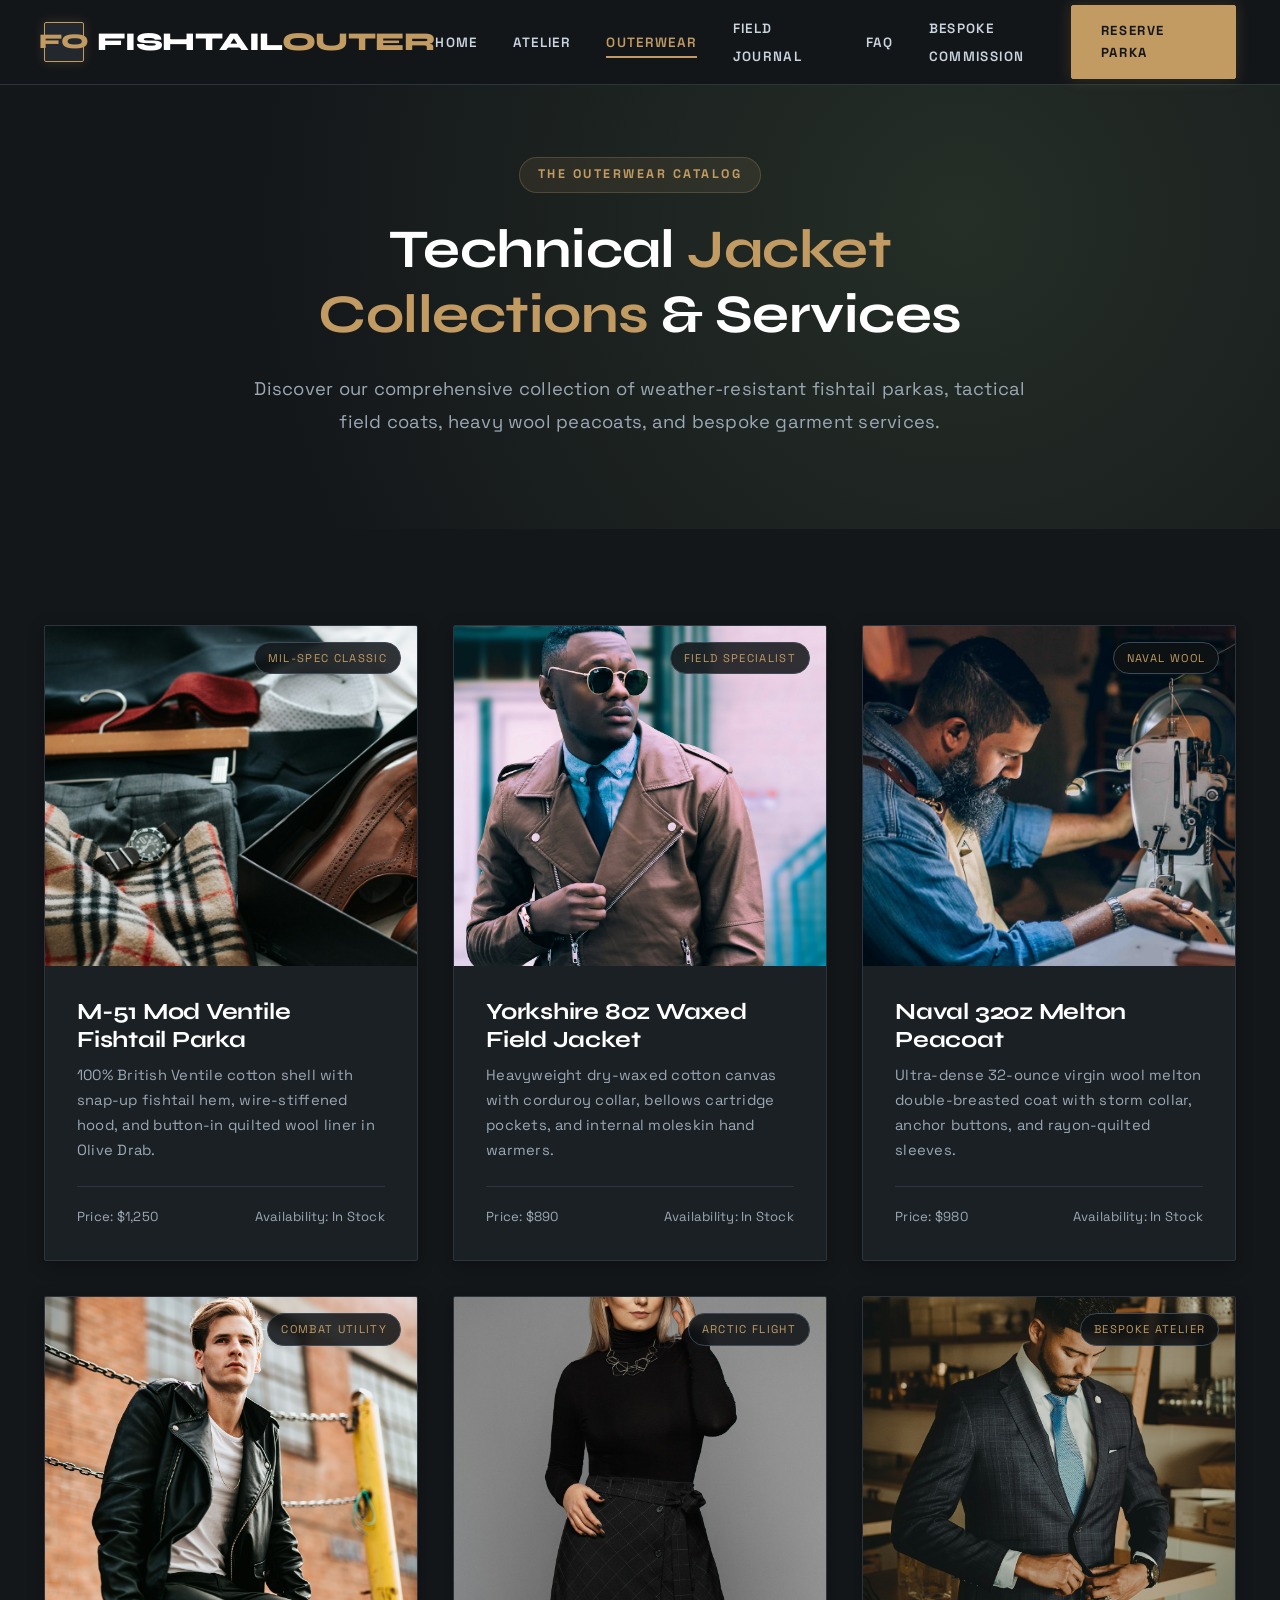
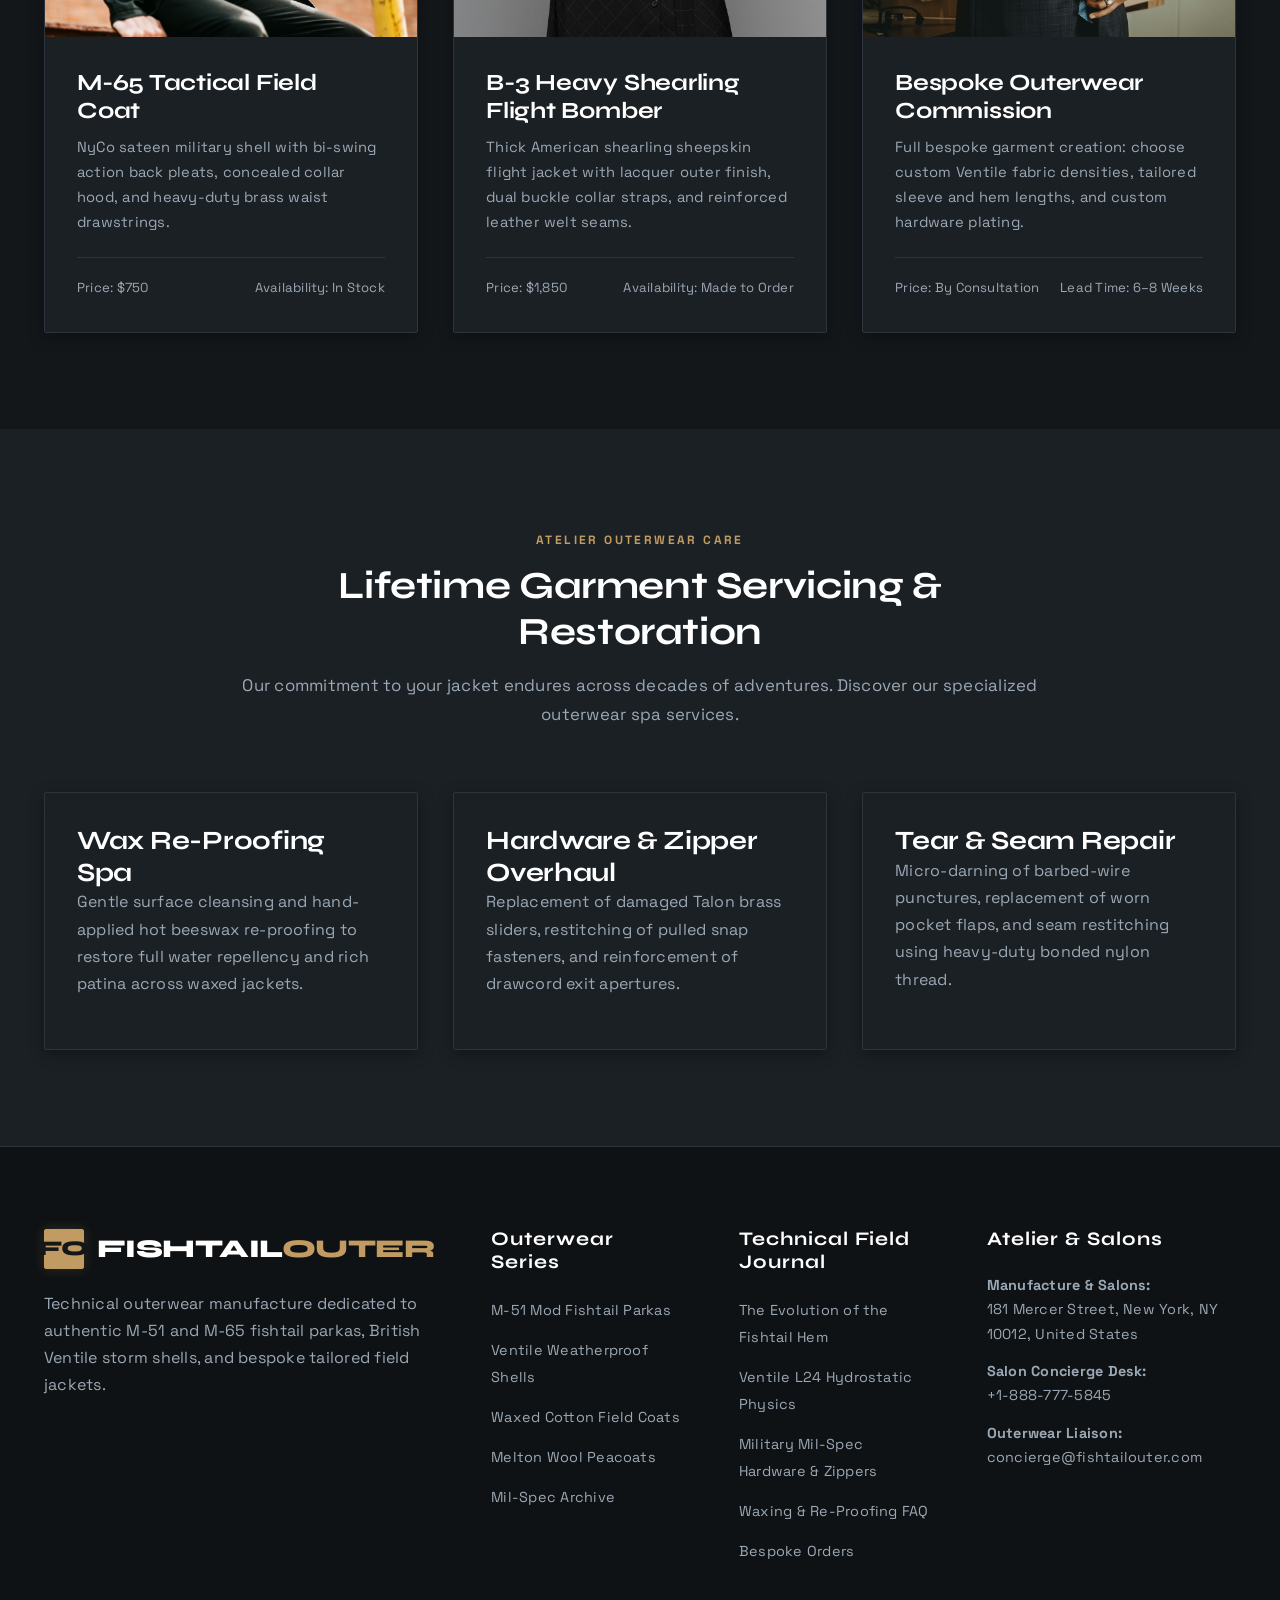
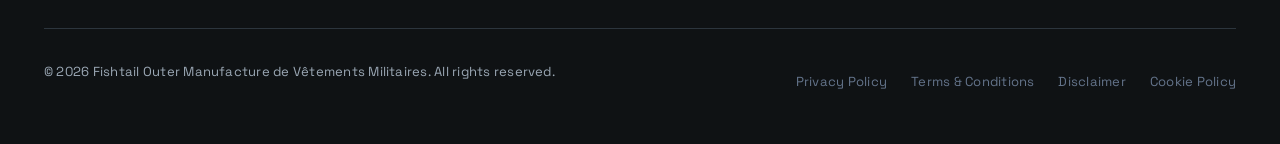
<file: services.html>
<!DOCTYPE html>
<html lang="en">
<head>
  <meta charset="UTF-8">
  <meta name="viewport" content="width=device-width, initial-scale=1.0">
  <title>Outerwear Collections & Bespoke Tailoring | Fishtail Outer</title>
  <meta name="description" content="Explore our handcrafted jacket catalog: M-51 fishtail parkas, British Ventile storm shells, waxed cotton field jackets, and bespoke tailoring services.">
  <link rel="preconnect" href="https://fonts.googleapis.com">
  <link rel="preconnect" href="https://fonts.gstatic.com" crossorigin>
  <link rel="stylesheet" href="https://fonts.googleapis.com/css2?family=Space+Grotesk:wght@400;500;600;700&family=Syne:wght@600;700;800&display=swap">
  <link rel="stylesheet" href="assets/css/style.css">
  <!-- Google tag (gtag.js) -->
  <script async src="https://www.googletagmanager.com/gtag/js?id=G-0LY0HY7L01"></script>
  <script>
    window.dataLayer = window.dataLayer || [];
    function gtag(){dataLayer.push(arguments);}
    gtag('js', new Date());
    gtag('config', 'G-0LY0HY7L01');
  </script>
</head>
<body>

<header class="site-header">
  <div class="container nav-wrapper">
    <a href="index.html" class="brand-logo" aria-label="Fishtail Outer Homepage">
      <div class="parka-symbol">FO</div>
      <div class="brand-text">Fishtail<span>outer</span></div>
    </a>
    <nav aria-label="Primary Navigation">
      <ul class="nav-links">
        <li><a href="index.html" class="">Home</a></li>
        <li><a href="about.html" class="">Atelier</a></li>
        <li><a href="services.html" class="active">Outerwear</a></li>
        <li><a href="blog.html" class="">Field Journal</a></li>
        <li><a href="faq.html" class="">FAQ</a></li>
        <li><a href="contact.html" class="">Bespoke Commission</a></li>
      </ul>
    </nav>
    <div class="header-cta-group">
      <a href="contact.html" class="btn-primary">Reserve Parka</a>
    </div>
    <button class="mobile-toggle" id="mobile-toggle" aria-label="Open Navigation Drawer">
      <span></span>
      <span></span>
      <span></span>
    </button>
  </div>
</header>
<div class="drawer-backdrop" id="drawer-backdrop"></div>
<div class="mobile-drawer" id="mobile-drawer">
  <div class="drawer-header">
    <div class="brand-logo">
      <div class="parka-symbol">FO</div>
      <div class="brand-text">Fishtail<span>outer</span></div>
    </div>
    <button class="drawer-close" id="drawer-close" aria-label="Close Navigation Drawer">&times;</button>
  </div>
  <ul class="drawer-links">
    <li><a href="index.html">Home</a></li>
    <li><a href="about.html">The Atelier & Mil-Spec Heritage</a></li>
    <li><a href="services.html">Bespoke Outerwear Catalog</a></li>
    <li><a href="blog.html">Technical Field Journal</a></li>
    <li><a href="faq.html">Weatherproofing & Sizing FAQ</a></li>
    <li><a href="contact.html">Private Outerwear Fitting</a></li>
  </ul>
  <div class="drawer-footer">
    <p><strong>Atelier Headquarters</strong><br>181 Mercer Street<br>New York, NY 10012</p>
    <p>Tel: +1-888-777-5845</p>
  </div>
</div>


<main>
  <section class="hero-outerwear" style="padding:4.5rem 0 3.5rem;">
    <div class="container text-center" style="text-align:center;max-width:860px;">
      <span class="hero-tag">The Outerwear Catalog</span>
      <h1 class="hero-title">Technical <em>Jacket Collections</em> & Services</h1>
      <p class="hero-desc">Discover our comprehensive collection of weather-resistant fishtail parkas, tactical field coats, heavy wool peacoats, and bespoke garment services.</p>
    </div>
  </section>

  <section class="section-pad">
    <div class="container">
      <div class="jacket-grid-3">
        <article class="jacket-card">
          <div class="jacket-card-img">
            <img src="assets/images/mens_street_coat_autumn.jpg" alt="Men's autumn street coat with heavy wool drape">
            <span class="jacket-tag">Mil-Spec Classic</span>
          </div>
          <div class="jacket-card-body">
            <h3>M-51 Mod Ventile Fishtail Parka</h3>
            <p>100% British Ventile cotton shell with snap-up fishtail hem, wire-stiffened hood, and button-in quilted wool liner in Olive Drab.</p>
            <div class="jacket-specs">
              <span>Price: $1,250</span>
              <span>Availability: In Stock</span>
            </div>
          </div>
        </article>

        <article class="jacket-card">
          <div class="jacket-card-img">
            <img src="assets/images/tailored_overcoat_studio.jpg" alt="Studio tailored outerwear overcoat">
            <span class="jacket-tag">Field Specialist</span>
          </div>
          <div class="jacket-card-body">
            <h3>Yorkshire 8oz Waxed Field Jacket</h3>
            <p>Heavyweight dry-waxed cotton canvas with corduroy collar, bellows cartridge pockets, and internal moleskin hand warmers.</p>
            <div class="jacket-specs">
              <span>Price: $890</span>
              <span>Availability: In Stock</span>
            </div>
          </div>
        </article>

        <article class="jacket-card">
          <div class="jacket-card-img">
            <img src="assets/images/leather_biker_jacket_detail.jpg" alt="Heritage leather motorcycle jacket brass hardware and buckle detail">
            <span class="jacket-tag">Naval Wool</span>
          </div>
          <div class="jacket-card-body">
            <h3>Naval 32oz Melton Peacoat</h3>
            <p>Ultra-dense 32-ounce virgin wool melton double-breasted coat with storm collar, anchor buttons, and rayon-quilted sleeves.</p>
            <div class="jacket-specs">
              <span>Price: $980</span>
              <span>Availability: In Stock</span>
            </div>
          </div>
        </article>

        <article class="jacket-card">
          <div class="jacket-card-img">
            <img src="assets/images/snow_parka_technical.jpg" alt="Technical snow parka with articulated storm hood">
            <span class="jacket-tag">Combat Utility</span>
          </div>
          <div class="jacket-card-body">
            <h3>M-65 Tactical Field Coat</h3>
            <p>NyCo sateen military shell with bi-swing action back pleats, concealed collar hood, and heavy-duty brass waist drawstrings.</p>
            <div class="jacket-specs">
              <span>Price: $750</span>
              <span>Availability: In Stock</span>
            </div>
          </div>
        </article>

        <article class="jacket-card">
          <div class="jacket-card-img">
            <img src="assets/images/hooded_anorak_jacket.jpg" alt="Hooded mountain anorak jacket with front pouch pocket">
            <span class="jacket-tag">Arctic Flight</span>
          </div>
          <div class="jacket-card-body">
            <h3>B-3 Heavy Shearling Flight Bomber</h3>
            <p>Thick American shearling sheepskin flight jacket with lacquer outer finish, dual buckle collar straps, and reinforced leather welt seams.</p>
            <div class="jacket-specs">
              <span>Price: $1,850</span>
              <span>Availability: Made to Order</span>
            </div>
          </div>
        </article>

        <article class="jacket-card">
          <div class="jacket-card-img">
            <img src="assets/images/tweed_jacket_gentleman.jpg" alt="Heritage Scottish tweed jacket with leather elbow patches">
            <span class="jacket-tag">Bespoke Atelier</span>
          </div>
          <div class="jacket-card-body">
            <h3>Bespoke Outerwear Commission</h3>
            <p>Full bespoke garment creation: choose custom Ventile fabric densities, tailored sleeve and hem lengths, and custom hardware plating.</p>
            <div class="jacket-specs">
              <span>Price: By Consultation</span>
              <span>Lead Time: 6–8 Weeks</span>
            </div>
          </div>
        </article>
      </div>
    </div>
  </section>

  <!-- ATELIER MAINTENANCE SERVICES -->
  <section class="section-pad-alt">
    <div class="container">
      <div class="section-head">
        <span class="sub">Atelier Outerwear Care</span>
        <h2>Lifetime Garment Servicing & Restoration</h2>
        <p>Our commitment to your jacket endures across decades of adventures. Discover our specialized outerwear spa services.</p>
      </div>
      <div class="jacket-grid-3">
        <div class="jacket-card" style="padding:2rem;">
          <h3>Wax Re-Proofing Spa</h3>
          <p>Gentle surface cleansing and hand-applied hot beeswax re-proofing to restore full water repellency and rich patina across waxed jackets.</p>
        </div>
        <div class="jacket-card" style="padding:2rem;">
          <h3>Hardware & Zipper Overhaul</h3>
          <p>Replacement of damaged Talon brass sliders, restitching of pulled snap fasteners, and reinforcement of drawcord exit apertures.</p>
        </div>
        <div class="jacket-card" style="padding:2rem;">
          <h3>Tear & Seam Repair</h3>
          <p>Micro-darning of barbed-wire punctures, replacement of worn pocket flaps, and seam restitching using heavy-duty bonded nylon thread.</p>
        </div>
      </div>
    </div>
  </section>
</main>

<footer class="site-footer">
  <div class="container">
    <div class="footer-grid">
      <div class="footer-col">
        <div class="brand-logo" style="margin-bottom:1.2rem;">
          <div class="parka-symbol" style="background:var(--primary);color:#14171a;border-color:var(--primary);">FO</div>
          <div class="brand-text" style="color:#ffffff;">Fishtail<span style="color:var(--primary);">outer</span></div>
        </div>
        <p>Technical outerwear manufacture dedicated to authentic M-51 and M-65 fishtail parkas, British Ventile storm shells, and bespoke tailored field jackets.</p>
      </div>
      <div class="footer-col">
        <h4>Outerwear Series</h4>
        <ul class="footer-links">
          <li><a href="services.html">M-51 Mod Fishtail Parkas</a></li>
          <li><a href="services.html">Ventile Weatherproof Shells</a></li>
          <li><a href="services.html">Waxed Cotton Field Coats</a></li>
          <li><a href="services.html">Melton Wool Peacoats</a></li>
          <li><a href="about.html">Mil-Spec Archive</a></li>
        </ul>
      </div>
      <div class="footer-col">
        <h4>Technical Field Journal</h4>
        <ul class="footer-links">
          <li><a href="blog/blog-1.html">The Evolution of the Fishtail Hem</a></li>
          <li><a href="blog/blog-2.html">Ventile L24 Hydrostatic Physics</a></li>
          <li><a href="blog/blog-3.html">Military Mil-Spec Hardware & Zippers</a></li>
          <li><a href="faq.html">Waxing & Re-Proofing FAQ</a></li>
          <li><a href="contact.html">Bespoke Orders</a></li>
        </ul>
      </div>
      <div class="footer-col">
        <h4>Atelier & Salons</h4>
        <ul class="footer-contact-list">
          <li><strong>Manufacture & Salons:</strong><br>181 Mercer Street, New York, NY 10012, United States</li>
          <li><strong>Salon Concierge Desk:</strong><br>+1-888-777-5845</li>
          <li><strong>Outerwear Liaison:</strong><br>concierge@fishtailouter.com</li>
        </ul>
      </div>
    </div>
    <div class="footer-bottom">
      <p>&copy; 2026 Fishtail Outer Manufacture de Vêtements Militaires. All rights reserved.</p>
      <div class="footer-legal-links">
        <a href="privacy-policy.html">Privacy Policy</a>
        <a href="terms-and-conditions.html">Terms & Conditions</a>
        <a href="disclaimer.html">Disclaimer</a>
        <a href="cookie-policy.html">Cookie Policy</a>
      </div>
    </div>
  </div>
</footer>

<script src="assets/js/main.js"></script>
</body>
</html>
</file>
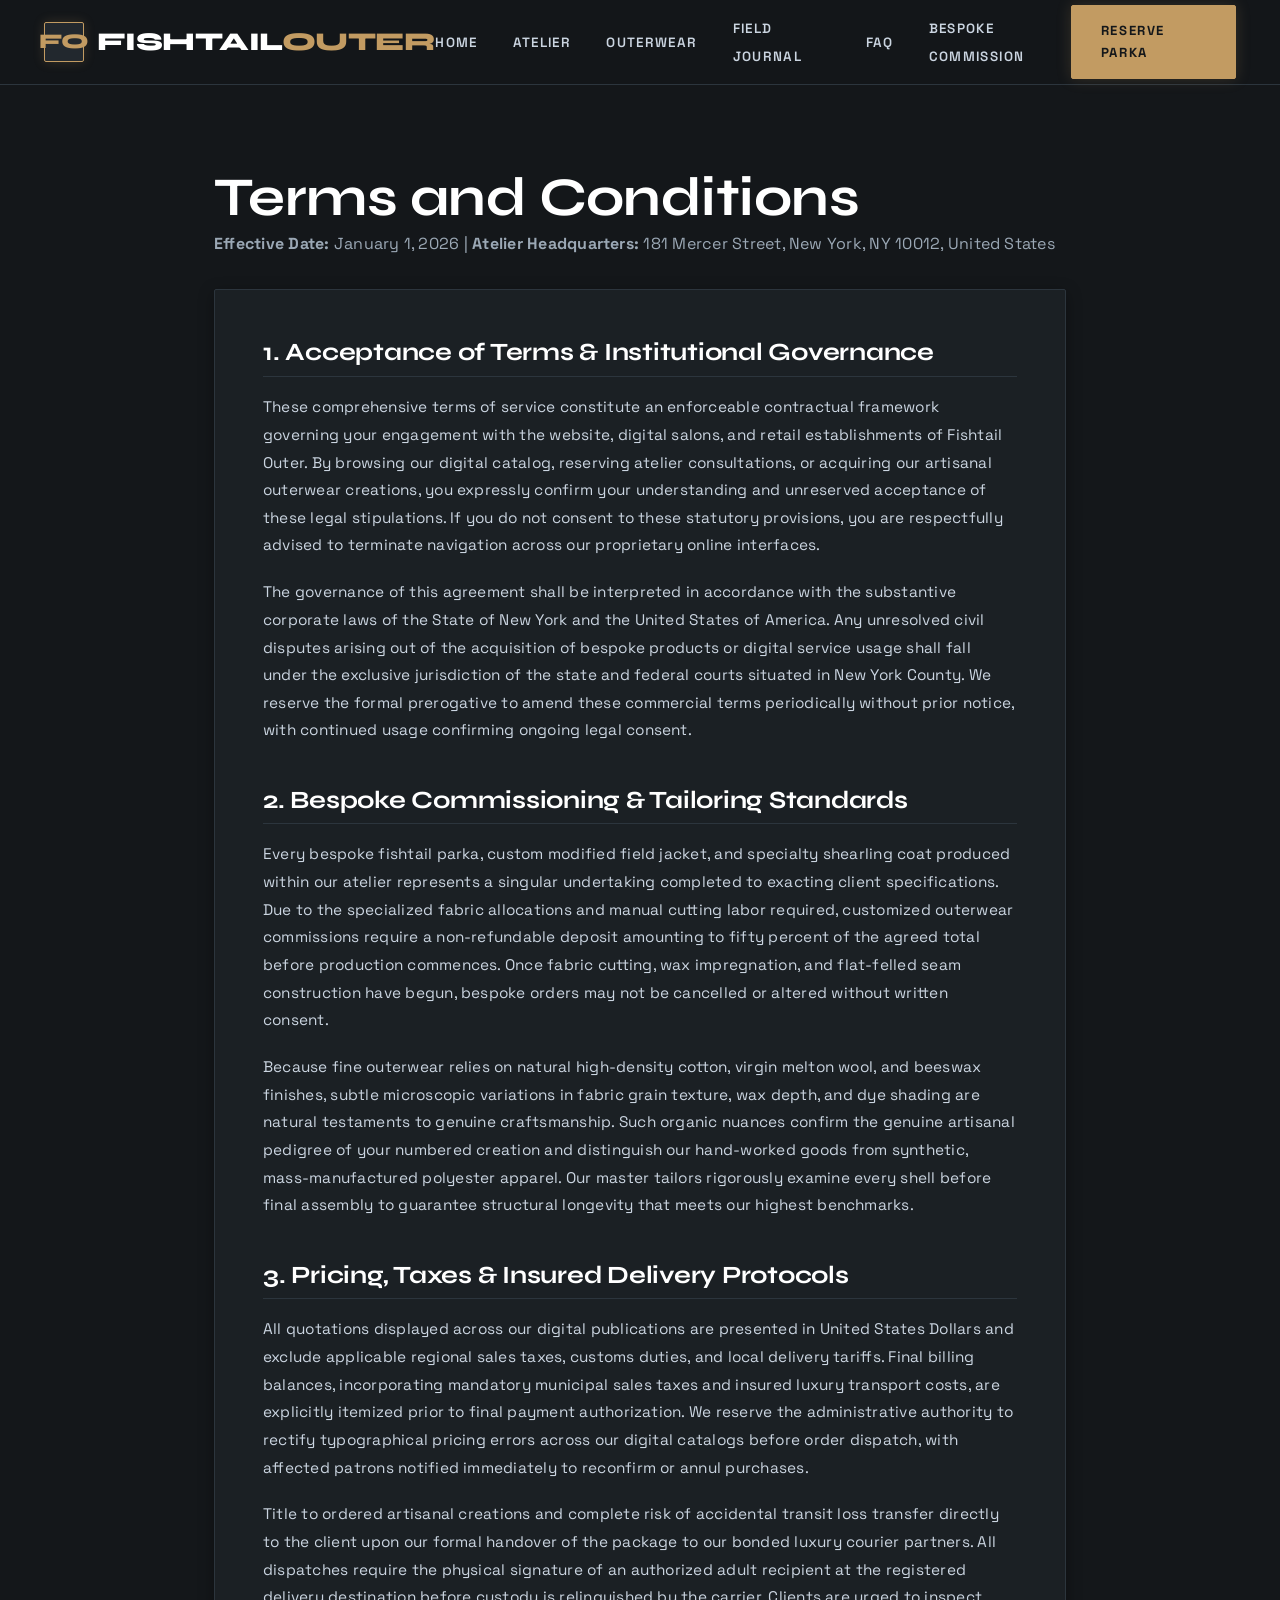
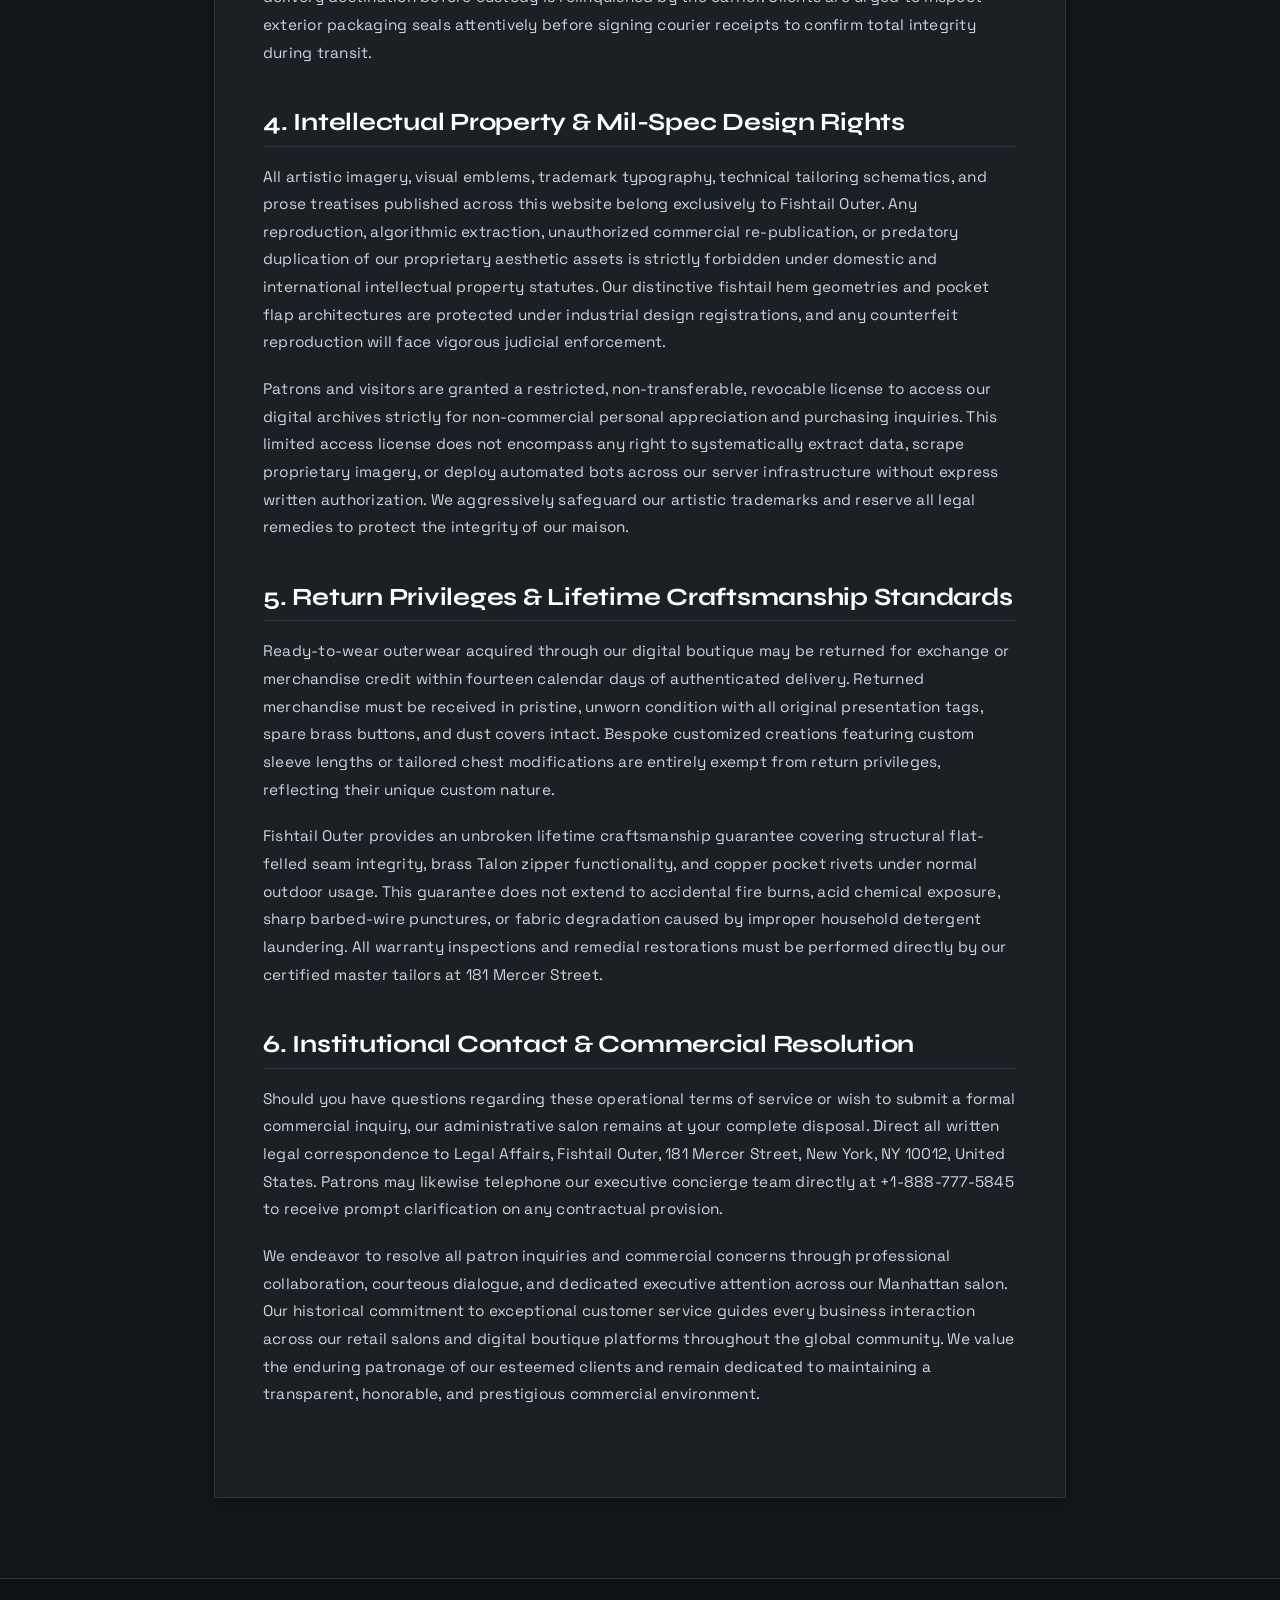
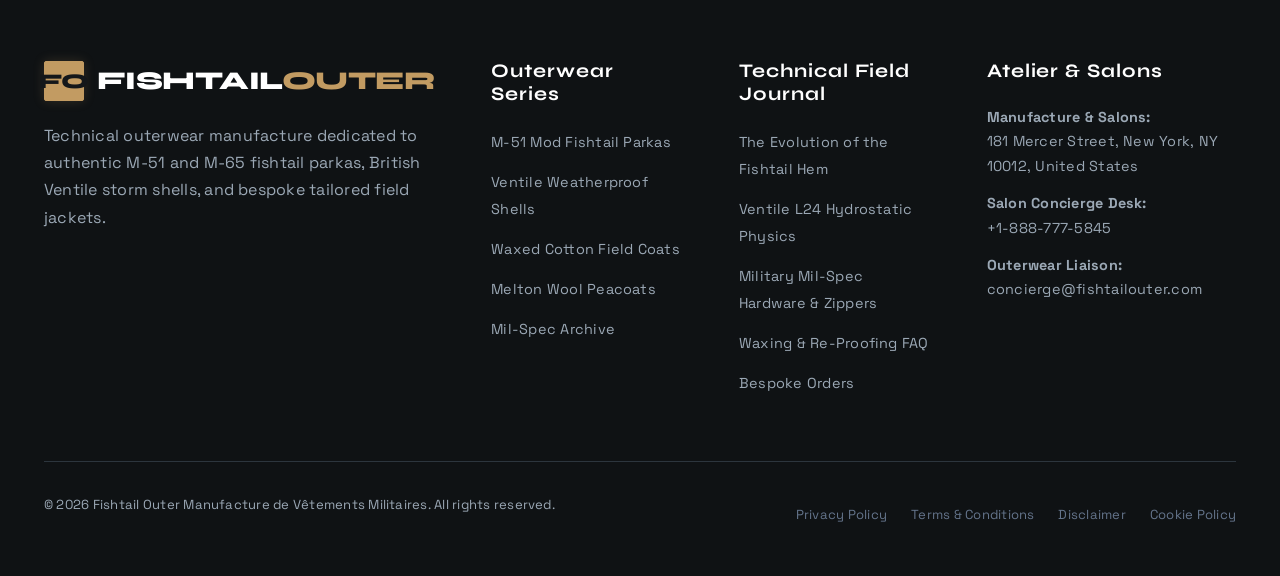
<file: terms-and-conditions.html>
<!DOCTYPE html>
<html lang="en">
<head>
  <meta charset="UTF-8">
  <meta name="viewport" content="width=device-width, initial-scale=1.0">
  <title>Terms and Conditions | Fishtail Outer</title>
  <meta name="description" content="Terms and Conditions outlining manufacture standards, client privacy, and terms of service for Fishtail Outer at 181 Mercer Street.">
  <link rel="preconnect" href="https://fonts.googleapis.com">
  <link rel="preconnect" href="https://fonts.gstatic.com" crossorigin>
  <link rel="stylesheet" href="https://fonts.googleapis.com/css2?family=Space+Grotesk:wght@400;500;600;700&family=Syne:wght@600;700;800&display=swap">
  <link rel="stylesheet" href="assets/css/style.css">
  <!-- Google tag (gtag.js) -->
  <script async src="https://www.googletagmanager.com/gtag/js?id=G-0LY0HY7L01"></script>
  <script>
    window.dataLayer = window.dataLayer || [];
    function gtag(){dataLayer.push(arguments);}
    gtag('js', new Date());
    gtag('config', 'G-0LY0HY7L01');
  </script>
</head>
<body>

<header class="site-header">
  <div class="container nav-wrapper">
    <a href="index.html" class="brand-logo" aria-label="Fishtail Outer Homepage">
      <div class="parka-symbol">FO</div>
      <div class="brand-text">Fishtail<span>outer</span></div>
    </a>
    <nav aria-label="Primary Navigation">
      <ul class="nav-links">
        <li><a href="index.html" class="">Home</a></li>
        <li><a href="about.html" class="">Atelier</a></li>
        <li><a href="services.html" class="">Outerwear</a></li>
        <li><a href="blog.html" class="">Field Journal</a></li>
        <li><a href="faq.html" class="">FAQ</a></li>
        <li><a href="contact.html" class="">Bespoke Commission</a></li>
      </ul>
    </nav>
    <div class="header-cta-group">
      <a href="contact.html" class="btn-primary">Reserve Parka</a>
    </div>
    <button class="mobile-toggle" id="mobile-toggle" aria-label="Open Navigation Drawer">
      <span></span>
      <span></span>
      <span></span>
    </button>
  </div>
</header>
<div class="drawer-backdrop" id="drawer-backdrop"></div>
<div class="mobile-drawer" id="mobile-drawer">
  <div class="drawer-header">
    <div class="brand-logo">
      <div class="parka-symbol">FO</div>
      <div class="brand-text">Fishtail<span>outer</span></div>
    </div>
    <button class="drawer-close" id="drawer-close" aria-label="Close Navigation Drawer">&times;</button>
  </div>
  <ul class="drawer-links">
    <li><a href="index.html">Home</a></li>
    <li><a href="about.html">The Atelier & Mil-Spec Heritage</a></li>
    <li><a href="services.html">Bespoke Outerwear Catalog</a></li>
    <li><a href="blog.html">Technical Field Journal</a></li>
    <li><a href="faq.html">Weatherproofing & Sizing FAQ</a></li>
    <li><a href="contact.html">Private Outerwear Fitting</a></li>
  </ul>
  <div class="drawer-footer">
    <p><strong>Atelier Headquarters</strong><br>181 Mercer Street<br>New York, NY 10012</p>
    <p>Tel: +1-888-777-5845</p>
  </div>
</div>


<main>
  <div class="legal-wrapper">
    <h1>Terms and Conditions</h1>
    <p><strong>Effective Date:</strong> January 1, 2026 | <strong>Atelier Headquarters:</strong> 181 Mercer Street, New York, NY 10012, United States</p>
    <div class="legal-card">
      <section class="legal-section">
        <h2>1. Acceptance of Terms & Institutional Governance</h2>
        <p>These comprehensive terms of service constitute an enforceable contractual framework governing your engagement with the website, digital salons, and retail establishments of Fishtail Outer. By browsing our digital catalog, reserving atelier consultations, or acquiring our artisanal outerwear creations, you expressly confirm your understanding and unreserved acceptance of these legal stipulations. If you do not consent to these statutory provisions, you are respectfully advised to terminate navigation across our proprietary online interfaces.</p>
        <p>The governance of this agreement shall be interpreted in accordance with the substantive corporate laws of the State of New York and the United States of America. Any unresolved civil disputes arising out of the acquisition of bespoke products or digital service usage shall fall under the exclusive jurisdiction of the state and federal courts situated in New York County. We reserve the formal prerogative to amend these commercial terms periodically without prior notice, with continued usage confirming ongoing legal consent.</p>
      </section>
      <section class="legal-section">
        <h2>2. Bespoke Commissioning & Tailoring Standards</h2>
        <p>Every bespoke fishtail parka, custom modified field jacket, and specialty shearling coat produced within our atelier represents a singular undertaking completed to exacting client specifications. Due to the specialized fabric allocations and manual cutting labor required, customized outerwear commissions require a non-refundable deposit amounting to fifty percent of the agreed total before production commences. Once fabric cutting, wax impregnation, and flat-felled seam construction have begun, bespoke orders may not be cancelled or altered without written consent.</p>
        <p>Because fine outerwear relies on natural high-density cotton, virgin melton wool, and beeswax finishes, subtle microscopic variations in fabric grain texture, wax depth, and dye shading are natural testaments to genuine craftsmanship. Such organic nuances confirm the genuine artisanal pedigree of your numbered creation and distinguish our hand-worked goods from synthetic, mass-manufactured polyester apparel. Our master tailors rigorously examine every shell before final assembly to guarantee structural longevity that meets our highest benchmarks.</p>
      </section>
      <section class="legal-section">
        <h2>3. Pricing, Taxes & Insured Delivery Protocols</h2>
        <p>All quotations displayed across our digital publications are presented in United States Dollars and exclude applicable regional sales taxes, customs duties, and local delivery tariffs. Final billing balances, incorporating mandatory municipal sales taxes and insured luxury transport costs, are explicitly itemized prior to final payment authorization. We reserve the administrative authority to rectify typographical pricing errors across our digital catalogs before order dispatch, with affected patrons notified immediately to reconfirm or annul purchases.</p>
        <p>Title to ordered artisanal creations and complete risk of accidental transit loss transfer directly to the client upon our formal handover of the package to our bonded luxury courier partners. All dispatches require the physical signature of an authorized adult recipient at the registered delivery destination before custody is relinquished by the carrier. Clients are urged to inspect exterior packaging seals attentively before signing courier receipts to confirm total integrity during transit.</p>
      </section>
      <section class="legal-section">
        <h2>4. Intellectual Property & Mil-Spec Design Rights</h2>
        <p>All artistic imagery, visual emblems, trademark typography, technical tailoring schematics, and prose treatises published across this website belong exclusively to Fishtail Outer. Any reproduction, algorithmic extraction, unauthorized commercial re-publication, or predatory duplication of our proprietary aesthetic assets is strictly forbidden under domestic and international intellectual property statutes. Our distinctive fishtail hem geometries and pocket flap architectures are protected under industrial design registrations, and any counterfeit reproduction will face vigorous judicial enforcement.</p>
        <p>Patrons and visitors are granted a restricted, non-transferable, revocable license to access our digital archives strictly for non-commercial personal appreciation and purchasing inquiries. This limited access license does not encompass any right to systematically extract data, scrape proprietary imagery, or deploy automated bots across our server infrastructure without express written authorization. We aggressively safeguard our artistic trademarks and reserve all legal remedies to protect the integrity of our maison.</p>
      </section>
      <section class="legal-section">
        <h2>5. Return Privileges & Lifetime Craftsmanship Standards</h2>
        <p>Ready-to-wear outerwear acquired through our digital boutique may be returned for exchange or merchandise credit within fourteen calendar days of authenticated delivery. Returned merchandise must be received in pristine, unworn condition with all original presentation tags, spare brass buttons, and dust covers intact. Bespoke customized creations featuring custom sleeve lengths or tailored chest modifications are entirely exempt from return privileges, reflecting their unique custom nature.</p>
        <p>Fishtail Outer provides an unbroken lifetime craftsmanship guarantee covering structural flat-felled seam integrity, brass Talon zipper functionality, and copper pocket rivets under normal outdoor usage. This guarantee does not extend to accidental fire burns, acid chemical exposure, sharp barbed-wire punctures, or fabric degradation caused by improper household detergent laundering. All warranty inspections and remedial restorations must be performed directly by our certified master tailors at 181 Mercer Street.</p>
      </section>
      <section class="legal-section">
        <h2>6. Institutional Contact & Commercial Resolution</h2>
        <p>Should you have questions regarding these operational terms of service or wish to submit a formal commercial inquiry, our administrative salon remains at your complete disposal. Direct all written legal correspondence to Legal Affairs, Fishtail Outer, 181 Mercer Street, New York, NY 10012, United States. Patrons may likewise telephone our executive concierge team directly at +1-888-777-5845 to receive prompt clarification on any contractual provision.</p>
        <p>We endeavor to resolve all patron inquiries and commercial concerns through professional collaboration, courteous dialogue, and dedicated executive attention across our Manhattan salon. Our historical commitment to exceptional customer service guides every business interaction across our retail salons and digital boutique platforms throughout the global community. We value the enduring patronage of our esteemed clients and remain dedicated to maintaining a transparent, honorable, and prestigious commercial environment.</p>
      </section>
    </div>
  </div>
</main>

<footer class="site-footer">
  <div class="container">
    <div class="footer-grid">
      <div class="footer-col">
        <div class="brand-logo" style="margin-bottom:1.2rem;">
          <div class="parka-symbol" style="background:var(--primary);color:#14171a;border-color:var(--primary);">FO</div>
          <div class="brand-text" style="color:#ffffff;">Fishtail<span style="color:var(--primary);">outer</span></div>
        </div>
        <p>Technical outerwear manufacture dedicated to authentic M-51 and M-65 fishtail parkas, British Ventile storm shells, and bespoke tailored field jackets.</p>
      </div>
      <div class="footer-col">
        <h4>Outerwear Series</h4>
        <ul class="footer-links">
          <li><a href="services.html">M-51 Mod Fishtail Parkas</a></li>
          <li><a href="services.html">Ventile Weatherproof Shells</a></li>
          <li><a href="services.html">Waxed Cotton Field Coats</a></li>
          <li><a href="services.html">Melton Wool Peacoats</a></li>
          <li><a href="about.html">Mil-Spec Archive</a></li>
        </ul>
      </div>
      <div class="footer-col">
        <h4>Technical Field Journal</h4>
        <ul class="footer-links">
          <li><a href="blog/blog-1.html">The Evolution of the Fishtail Hem</a></li>
          <li><a href="blog/blog-2.html">Ventile L24 Hydrostatic Physics</a></li>
          <li><a href="blog/blog-3.html">Military Mil-Spec Hardware & Zippers</a></li>
          <li><a href="faq.html">Waxing & Re-Proofing FAQ</a></li>
          <li><a href="contact.html">Bespoke Orders</a></li>
        </ul>
      </div>
      <div class="footer-col">
        <h4>Atelier & Salons</h4>
        <ul class="footer-contact-list">
          <li><strong>Manufacture & Salons:</strong><br>181 Mercer Street, New York, NY 10012, United States</li>
          <li><strong>Salon Concierge Desk:</strong><br>+1-888-777-5845</li>
          <li><strong>Outerwear Liaison:</strong><br>concierge@fishtailouter.com</li>
        </ul>
      </div>
    </div>
    <div class="footer-bottom">
      <p>&copy; 2026 Fishtail Outer Manufacture de Vêtements Militaires. All rights reserved.</p>
      <div class="footer-legal-links">
        <a href="privacy-policy.html">Privacy Policy</a>
        <a href="terms-and-conditions.html">Terms & Conditions</a>
        <a href="disclaimer.html">Disclaimer</a>
        <a href="cookie-policy.html">Cookie Policy</a>
      </div>
    </div>
  </div>
</footer>

<script src="assets/js/main.js"></script>
</body>
</html>
</file>
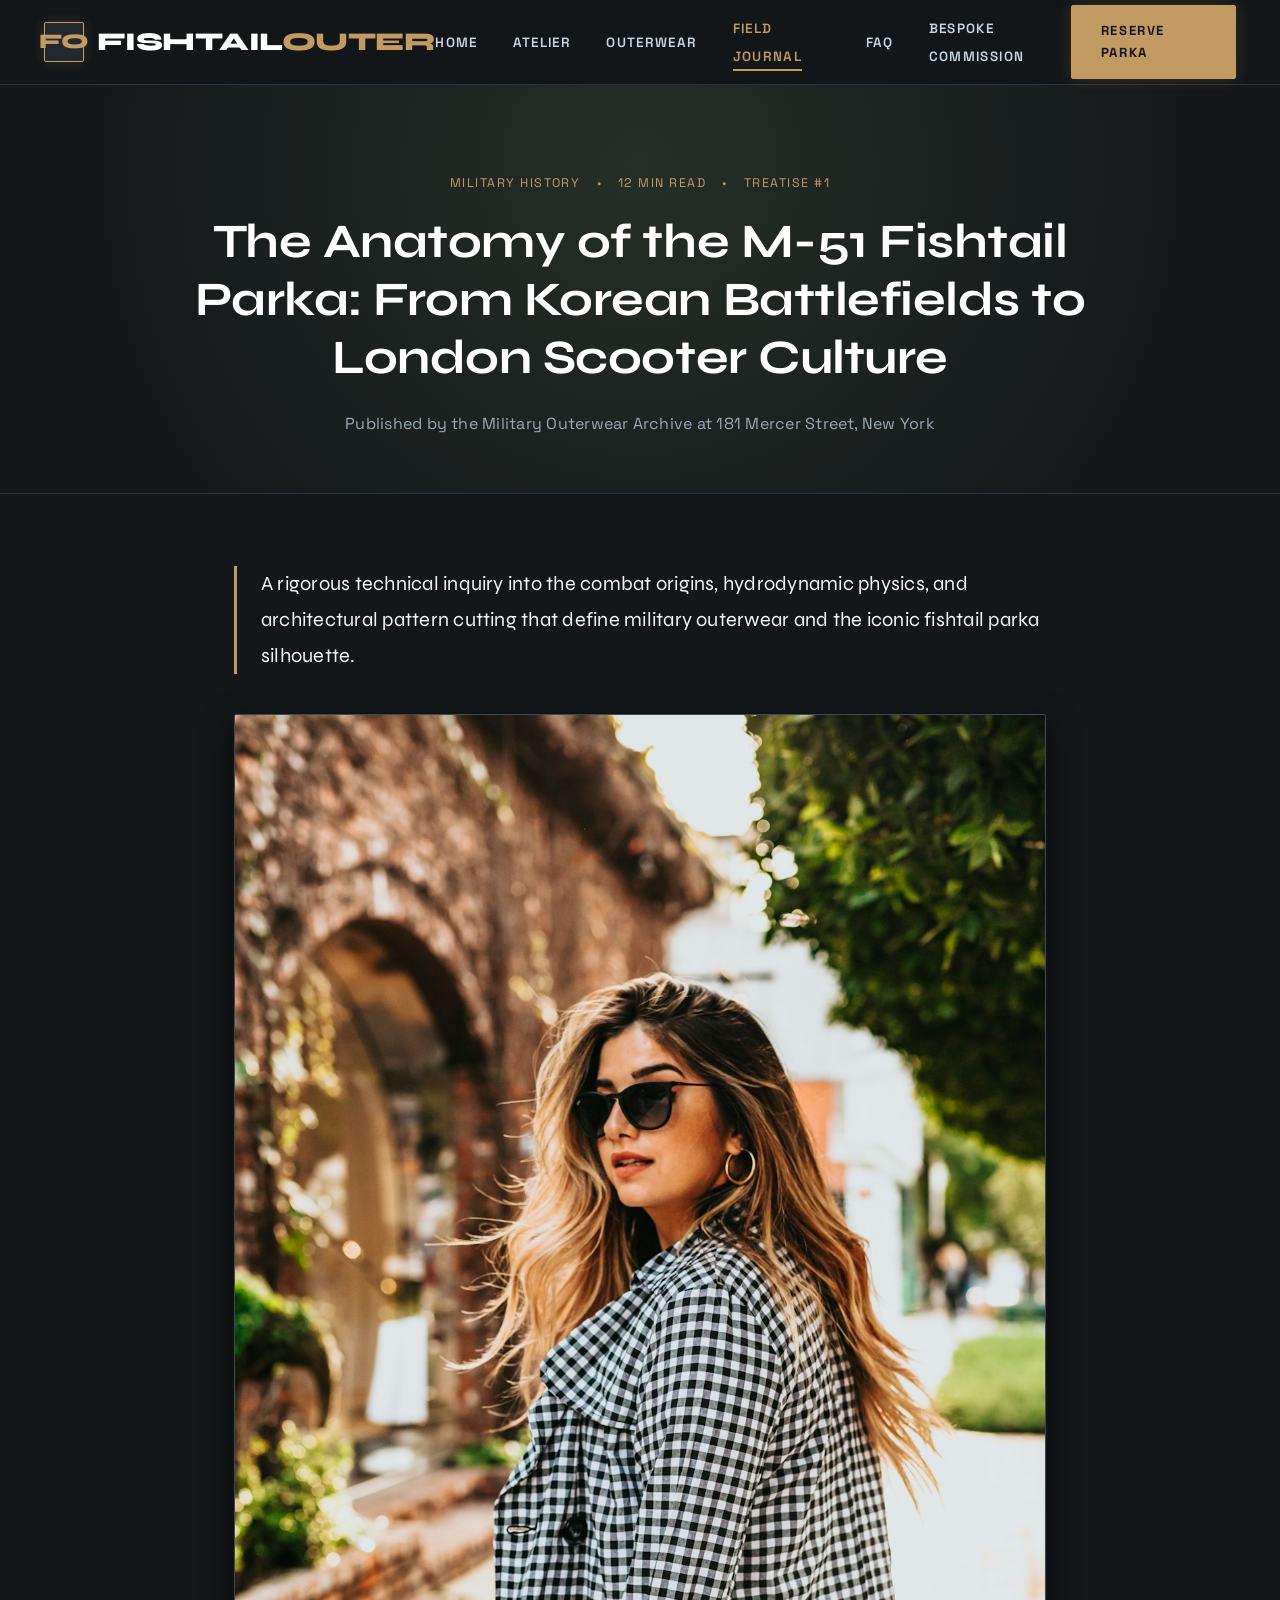
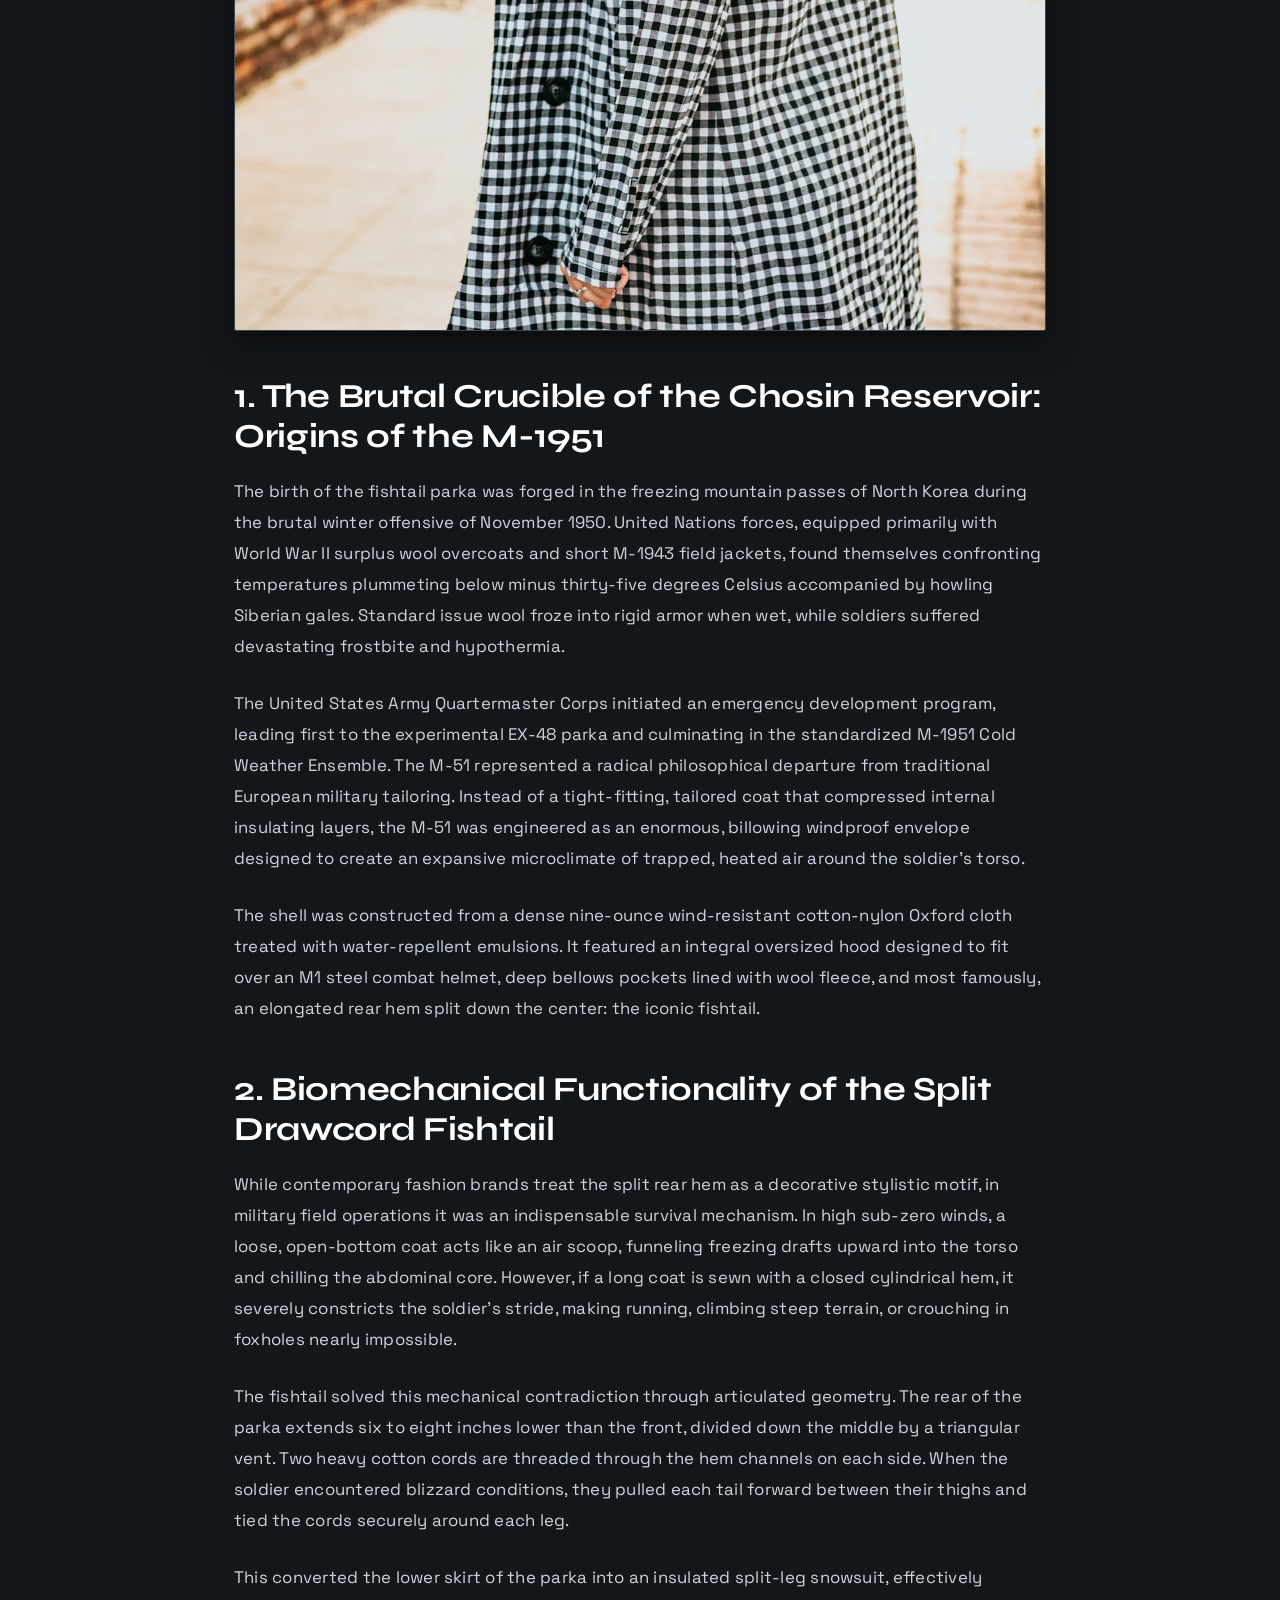
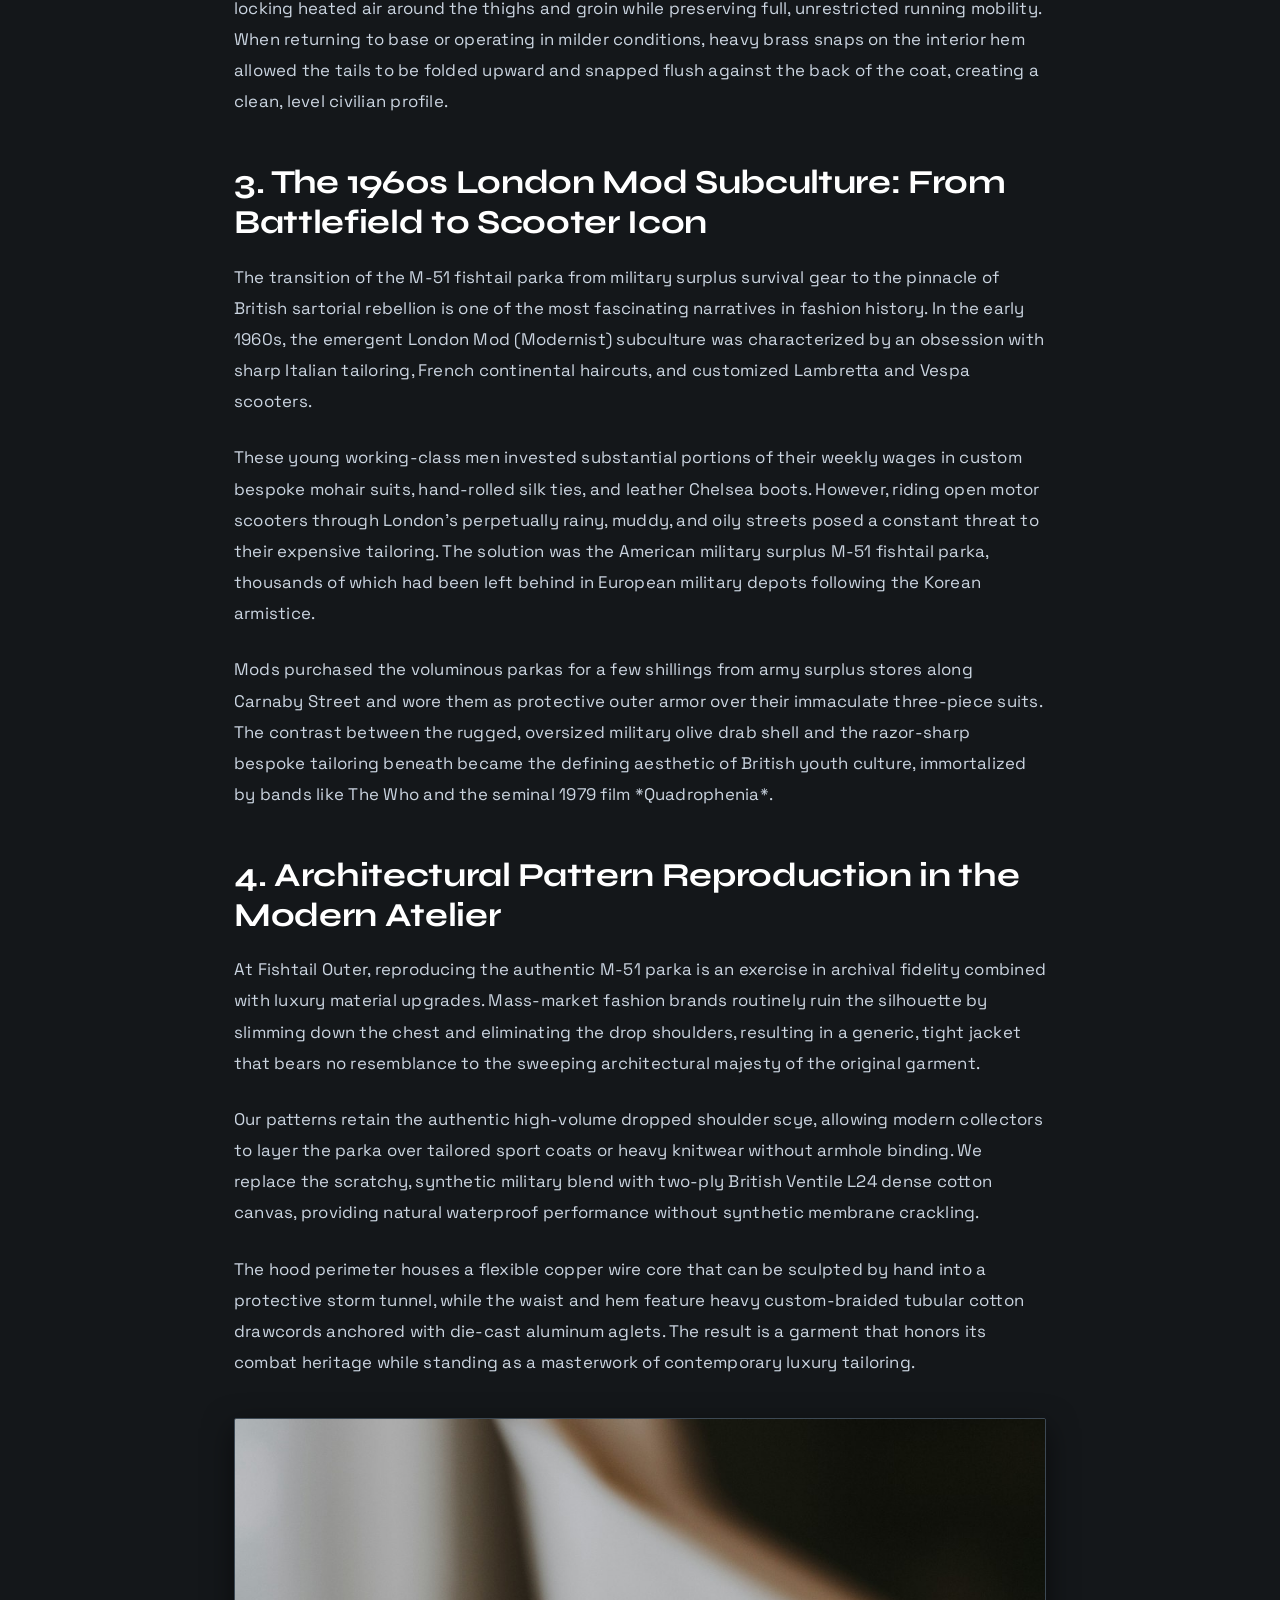
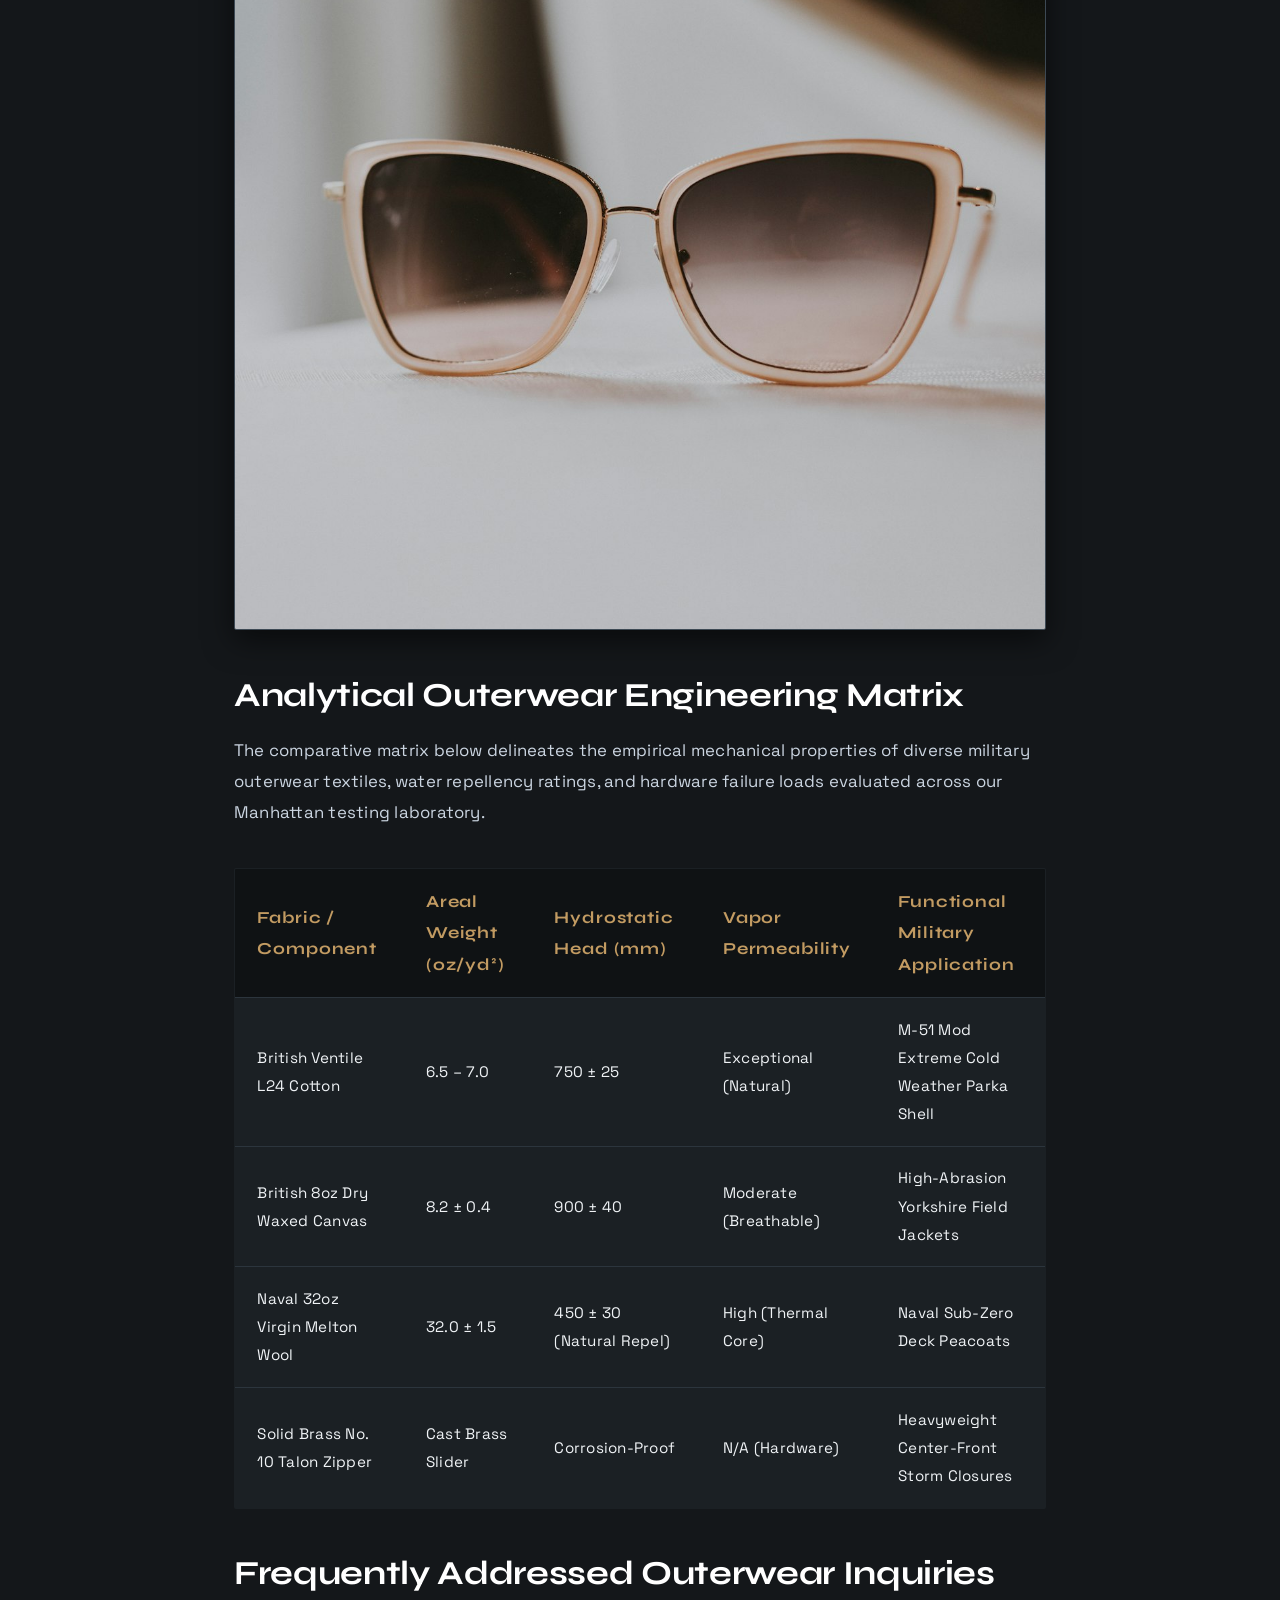
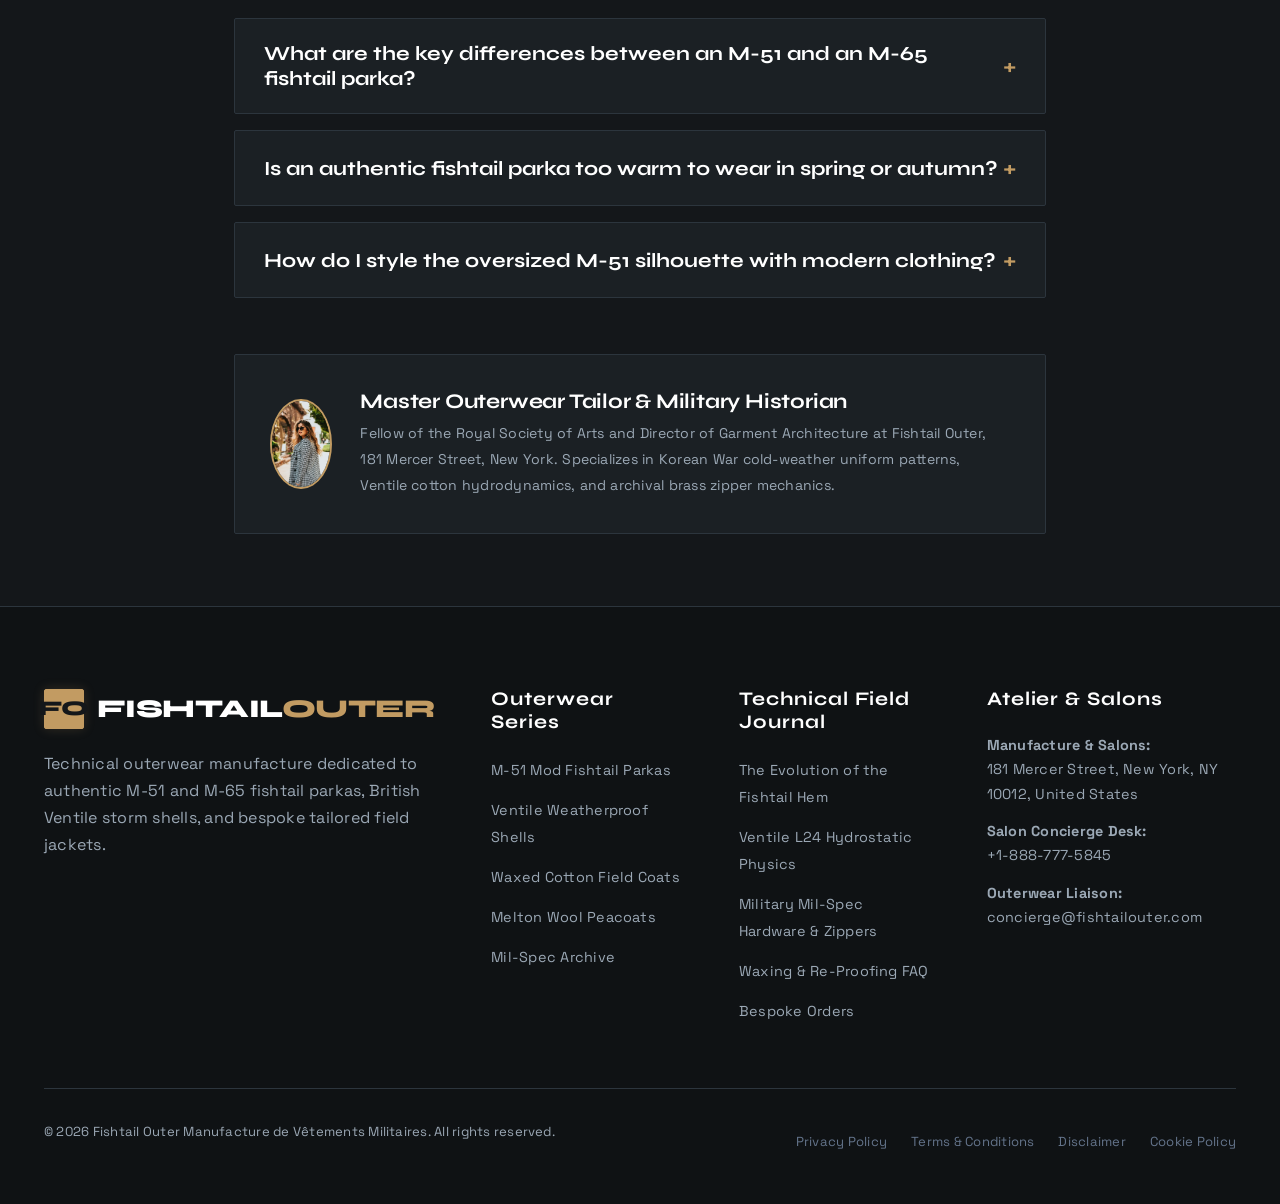
<file: blog/blog-1.html>
<!DOCTYPE html>
<html lang="en">
<head>
  <meta charset="UTF-8">
  <meta name="viewport" content="width=device-width, initial-scale=1.0">
  <title>The Anatomy of the M-51 Fishtail Parka: From Korean Battlefields to London Scooter Culture | Fishtail Outer Field Journal</title>
  <meta name="description" content="Scholarly treatise on the anatomy of the m-51 fishtail parka: from korean battlefields to london scooter culture by master tailors at Fishtail Outer.">
  <link rel="preconnect" href="https://fonts.googleapis.com">
  <link rel="preconnect" href="https://fonts.gstatic.com" crossorigin>
  <link rel="stylesheet" href="https://fonts.googleapis.com/css2?family=Space+Grotesk:wght@400;500;600;700&family=Syne:wght@600;700;800&display=swap">
  <link rel="stylesheet" href="../assets/css/style.css">
  <!-- Google tag (gtag.js) -->
  <script async src="https://www.googletagmanager.com/gtag/js?id=G-0LY0HY7L01"></script>
  <script>
    window.dataLayer = window.dataLayer || [];
    function gtag(){dataLayer.push(arguments);}
    gtag('js', new Date());
    gtag('config', 'G-0LY0HY7L01');
  </script>
</head>
<body>

<header class="site-header">
  <div class="container nav-wrapper">
    <a href="../index.html" class="brand-logo" aria-label="Fishtail Outer Homepage">
      <div class="parka-symbol">FO</div>
      <div class="brand-text">Fishtail<span>outer</span></div>
    </a>
    <nav aria-label="Primary Navigation">
      <ul class="nav-links">
        <li><a href="../index.html" class="">Home</a></li>
        <li><a href="../about.html" class="">Atelier</a></li>
        <li><a href="../services.html" class="">Outerwear</a></li>
        <li><a href="../blog.html" class="active">Field Journal</a></li>
        <li><a href="../faq.html" class="">FAQ</a></li>
        <li><a href="../contact.html" class="">Bespoke Commission</a></li>
      </ul>
    </nav>
    <div class="header-cta-group">
      <a href="../contact.html" class="btn-primary">Reserve Parka</a>
    </div>
    <button class="mobile-toggle" id="mobile-toggle" aria-label="Open Navigation Drawer">
      <span></span>
      <span></span>
      <span></span>
    </button>
  </div>
</header>
<div class="drawer-backdrop" id="drawer-backdrop"></div>
<div class="mobile-drawer" id="mobile-drawer">
  <div class="drawer-header">
    <div class="brand-logo">
      <div class="parka-symbol">FO</div>
      <div class="brand-text">Fishtail<span>outer</span></div>
    </div>
    <button class="drawer-close" id="drawer-close" aria-label="Close Navigation Drawer">&times;</button>
  </div>
  <ul class="drawer-links">
    <li><a href="../index.html">Home</a></li>
    <li><a href="../about.html">The Atelier & Mil-Spec Heritage</a></li>
    <li><a href="../services.html">Bespoke Outerwear Catalog</a></li>
    <li><a href="../blog.html">Technical Field Journal</a></li>
    <li><a href="../faq.html">Weatherproofing & Sizing FAQ</a></li>
    <li><a href="../contact.html">Private Outerwear Fitting</a></li>
  </ul>
  <div class="drawer-footer">
    <p><strong>Atelier Headquarters</strong><br>181 Mercer Street<br>New York, NY 10012</p>
    <p>Tel: +1-888-777-5845</p>
  </div>
</div>


<main>
  <article>
    <header class="article-header">
      <div class="container">
        <div class="blog-meta" style="justify-content:center;">
          <span>Military History</span>
          <span>&bull;</span>
          <span>12 Min Read</span>
          <span>&bull;</span>
          <span>Treatise #1</span>
        </div>
        <h1>The Anatomy of the M-51 Fishtail Parka: From Korean Battlefields to London Scooter Culture</h1>
        <p style="max-width:700px;margin:0 auto;color:var(--text-muted);">Published by the Military Outerwear Archive at 181 Mercer Street, New York</p>
      </div>
    </header>

    <div class="container article-content">
      <div class="article-lead">
        A rigorous technical inquiry into the combat origins, hydrodynamic physics, and architectural pattern cutting that define military outerwear and the iconic fishtail parka silhouette.
      </div>

      <div class="article-banner-img">
        <img src="../assets/images/denim_shearling_collar_jacket.jpg" alt="Heavyweight denim jacket with warm sherpa fleece shearling collar">
      </div>
      <h2>1. The Brutal Crucible of the Chosin Reservoir: Origins of the M-1951</h2>
<p>The birth of the fishtail parka was forged in the freezing mountain passes of North Korea during the brutal winter offensive of November 1950. United Nations forces, equipped primarily with World War II surplus wool overcoats and short M-1943 field jackets, found themselves confronting temperatures plummeting below minus thirty-five degrees Celsius accompanied by howling Siberian gales. Standard issue wool froze into rigid armor when wet, while soldiers suffered devastating frostbite and hypothermia.</p>
<p>The United States Army Quartermaster Corps initiated an emergency development program, leading first to the experimental EX-48 parka and culminating in the standardized M-1951 Cold Weather Ensemble. The M-51 represented a radical philosophical departure from traditional European military tailoring. Instead of a tight-fitting, tailored coat that compressed internal insulating layers, the M-51 was engineered as an enormous, billowing windproof envelope designed to create an expansive microclimate of trapped, heated air around the soldier's torso.</p>
<p>The shell was constructed from a dense nine-ounce wind-resistant cotton-nylon Oxford cloth treated with water-repellent emulsions. It featured an integral oversized hood designed to fit over an M1 steel combat helmet, deep bellows pockets lined with wool fleece, and most famously, an elongated rear hem split down the center: the iconic fishtail.</p>
      <h2>2. Biomechanical Functionality of the Split Drawcord Fishtail</h2>
<p>While contemporary fashion brands treat the split rear hem as a decorative stylistic motif, in military field operations it was an indispensable survival mechanism. In high sub-zero winds, a loose, open-bottom coat acts like an air scoop, funneling freezing drafts upward into the torso and chilling the abdominal core. However, if a long coat is sewn with a closed cylindrical hem, it severely constricts the soldier's stride, making running, climbing steep terrain, or crouching in foxholes nearly impossible.</p>
<p>The fishtail solved this mechanical contradiction through articulated geometry. The rear of the parka extends six to eight inches lower than the front, divided down the middle by a triangular vent. Two heavy cotton cords are threaded through the hem channels on each side. When the soldier encountered blizzard conditions, they pulled each tail forward between their thighs and tied the cords securely around each leg.</p>
<p>This converted the lower skirt of the parka into an insulated split-leg snowsuit, effectively locking heated air around the thighs and groin while preserving full, unrestricted running mobility. When returning to base or operating in milder conditions, heavy brass snaps on the interior hem allowed the tails to be folded upward and snapped flush against the back of the coat, creating a clean, level civilian profile.</p>
      <h2>3. The 1960s London Mod Subculture: From Battlefield to Scooter Icon</h2>
<p>The transition of the M-51 fishtail parka from military surplus survival gear to the pinnacle of British sartorial rebellion is one of the most fascinating narratives in fashion history. In the early 1960s, the emergent London Mod (Modernist) subculture was characterized by an obsession with sharp Italian tailoring, French continental haircuts, and customized Lambretta and Vespa scooters.</p>
<p>These young working-class men invested substantial portions of their weekly wages in custom bespoke mohair suits, hand-rolled silk ties, and leather Chelsea boots. However, riding open motor scooters through London's perpetually rainy, muddy, and oily streets posed a constant threat to their expensive tailoring. The solution was the American military surplus M-51 fishtail parka, thousands of which had been left behind in European military depots following the Korean armistice.</p>
<p>Mods purchased the voluminous parkas for a few shillings from army surplus stores along Carnaby Street and wore them as protective outer armor over their immaculate three-piece suits. The contrast between the rugged, oversized military olive drab shell and the razor-sharp bespoke tailoring beneath became the defining aesthetic of British youth culture, immortalized by bands like The Who and the seminal 1979 film *Quadrophenia*.</p>
      <h2>4. Architectural Pattern Reproduction in the Modern Atelier</h2>
<p>At Fishtail Outer, reproducing the authentic M-51 parka is an exercise in archival fidelity combined with luxury material upgrades. Mass-market fashion brands routinely ruin the silhouette by slimming down the chest and eliminating the drop shoulders, resulting in a generic, tight jacket that bears no resemblance to the sweeping architectural majesty of the original garment.</p>
<p>Our patterns retain the authentic high-volume dropped shoulder scye, allowing modern collectors to layer the parka over tailored sport coats or heavy knitwear without armhole binding. We replace the scratchy, synthetic military blend with two-ply British Ventile L24 dense cotton canvas, providing natural waterproof performance without synthetic membrane crackling.</p>
<p>The hood perimeter houses a flexible copper wire core that can be sculpted by hand into a protective storm tunnel, while the waist and hem feature heavy custom-braided tubular cotton drawcords anchored with die-cast aluminum aglets. The result is a garment that honors its combat heritage while standing as a masterwork of contemporary luxury tailoring.</p>
      <div class="article-banner-img">
        <img src="../assets/images/quilted_utility_overshirt_jacket.jpg" alt="Diamond quilted utility overshirt jacket with snap-button storm placket">
      </div>

      <h2>Analytical Outerwear Engineering Matrix</h2>
      <p>The comparative matrix below delineates the empirical mechanical properties of diverse military outerwear textiles, water repellency ratings, and hardware failure loads evaluated across our Manhattan testing laboratory.</p>

      <table class="article-table">
        <thead>
          <tr>
            <th>Fabric / Component</th>
            <th>Areal Weight (oz/yd&sup2;)</th>
            <th>Hydrostatic Head (mm)</th>
            <th>Vapor Permeability</th>
            <th>Functional Military Application</th>
          </tr>
        </thead>
        <tbody>
          <tr>
            <td>British Ventile L24 Cotton</td>
            <td>6.5 &ndash; 7.0</td>
            <td>750 &plusmn; 25</td>
            <td>Exceptional (Natural)</td>
            <td>M-51 Mod Extreme Cold Weather Parka Shell</td>
          </tr>
          <tr>
            <td>British 8oz Dry Waxed Canvas</td>
            <td>8.2 &plusmn; 0.4</td>
            <td>900 &plusmn; 40</td>
            <td>Moderate (Breathable)</td>
            <td>High-Abrasion Yorkshire Field Jackets</td>
          </tr>
          <tr>
            <td>Naval 32oz Virgin Melton Wool</td>
            <td>32.0 &plusmn; 1.5</td>
            <td>450 &plusmn; 30 (Natural Repel)</td>
            <td>High (Thermal Core)</td>
            <td>Naval Sub-Zero Deck Peacoats</td>
          </tr>
          <tr>
            <td>Solid Brass No. 10 Talon Zipper</td>
            <td>Cast Brass Slider</td>
            <td>Corrosion-Proof</td>
            <td>N/A (Hardware)</td>
            <td>Heavyweight Center-Front Storm Closures</td>
          </tr>
        </tbody>
      </table>

      <h2>Frequently Addressed Outerwear Inquiries</h2>
      <div class="faq-accordion" style="margin-top:1.5rem;">
        <div class="faq-item">
          <button class="faq-question">What are the key differences between an M-51 and an M-65 fishtail parka? <span class="toggle-icon">+</span></button>
          <div class="faq-answer">The primary difference lies in the hood and collar construction. The M-51 features an integrated, non-detachable hood cut as part of the coat body, often with a button-on alpaca/coyote fur ruff. The later M-65 (introduced in 1965 for Vietnam) has a stand-up collar with a detachable button-on hood. Furthermore, the M-51 uses thick, polished horn buttons on the liner, whereas the M-65 switched to flat military plastic buttons.</div>
        </div>
        <div class="faq-item">
          <button class="faq-question">Is an authentic fishtail parka too warm to wear in spring or autumn? <span class="toggle-icon">+</span></button>
          <div class="faq-answer">No. Because the M-51 shell is constructed from unlined Ventile cotton without built-in insulation, it is naturally breathable and acts as a lightweight wind and rain shield in 10°C to 18°C weather. When winter temperatures drop below freezing, simply button in our detachable quilted alpaca-wool liner to convert it into a heavy arctic storm parka.</div>
        </div>
        <div class="faq-item">
          <button class="faq-question">How do I style the oversized M-51 silhouette with modern clothing? <span class="toggle-icon">+</span></button>
          <div class="faq-answer">Embrace the volume. The M-51 looks most elegant when worn over tailored clothing (a soft-shouldered wool suit or sport jacket with leather boots), or paired with heavy selvedge denim and a thick knit rollneck sweater. Avoid wearing skin-tight trousers, which can create an unbalanced top-heavy look.</div>
        </div>
      </div>

      <div class="author-bio-card">
        <img src="../assets/images/denim_shearling_collar_jacket.jpg" alt="Master Tailor Avatar" class="author-avatar">
        <div>
          <h4 style="font-family:var(--font-display);font-size:1.3rem;margin-bottom:0.3rem;">Master Outerwear Tailor & Military Historian</h4>
          <p style="font-size:0.88rem;color:var(--text-muted);margin-bottom:0;">Fellow of the Royal Society of Arts and Director of Garment Architecture at Fishtail Outer, 181 Mercer Street, New York. Specializes in Korean War cold-weather uniform patterns, Ventile cotton hydrodynamics, and archival brass zipper mechanics.</p>
        </div>
      </div>
    </div>
  </article>
</main>

<footer class="site-footer">
  <div class="container">
    <div class="footer-grid">
      <div class="footer-col">
        <div class="brand-logo" style="margin-bottom:1.2rem;">
          <div class="parka-symbol" style="background:var(--primary);color:#14171a;border-color:var(--primary);">FO</div>
          <div class="brand-text" style="color:#ffffff;">Fishtail<span style="color:var(--primary);">outer</span></div>
        </div>
        <p>Technical outerwear manufacture dedicated to authentic M-51 and M-65 fishtail parkas, British Ventile storm shells, and bespoke tailored field jackets.</p>
      </div>
      <div class="footer-col">
        <h4>Outerwear Series</h4>
        <ul class="footer-links">
          <li><a href="../services.html">M-51 Mod Fishtail Parkas</a></li>
          <li><a href="../services.html">Ventile Weatherproof Shells</a></li>
          <li><a href="../services.html">Waxed Cotton Field Coats</a></li>
          <li><a href="../services.html">Melton Wool Peacoats</a></li>
          <li><a href="../about.html">Mil-Spec Archive</a></li>
        </ul>
      </div>
      <div class="footer-col">
        <h4>Technical Field Journal</h4>
        <ul class="footer-links">
          <li><a href="../blog/blog-1.html">The Evolution of the Fishtail Hem</a></li>
          <li><a href="../blog/blog-2.html">Ventile L24 Hydrostatic Physics</a></li>
          <li><a href="../blog/blog-3.html">Military Mil-Spec Hardware & Zippers</a></li>
          <li><a href="../faq.html">Waxing & Re-Proofing FAQ</a></li>
          <li><a href="../contact.html">Bespoke Orders</a></li>
        </ul>
      </div>
      <div class="footer-col">
        <h4>Atelier & Salons</h4>
        <ul class="footer-contact-list">
          <li><strong>Manufacture & Salons:</strong><br>181 Mercer Street, New York, NY 10012, United States</li>
          <li><strong>Salon Concierge Desk:</strong><br>+1-888-777-5845</li>
          <li><strong>Outerwear Liaison:</strong><br>concierge@fishtailouter.com</li>
        </ul>
      </div>
    </div>
    <div class="footer-bottom">
      <p>&copy; 2026 Fishtail Outer Manufacture de Vêtements Militaires. All rights reserved.</p>
      <div class="footer-legal-links">
        <a href="../privacy-policy.html">Privacy Policy</a>
        <a href="../terms-and-conditions.html">Terms & Conditions</a>
        <a href="../disclaimer.html">Disclaimer</a>
        <a href="../cookie-policy.html">Cookie Policy</a>
      </div>
    </div>
  </div>
</footer>

<script src="../assets/js/main.js"></script>
</body>
</html>
</file>
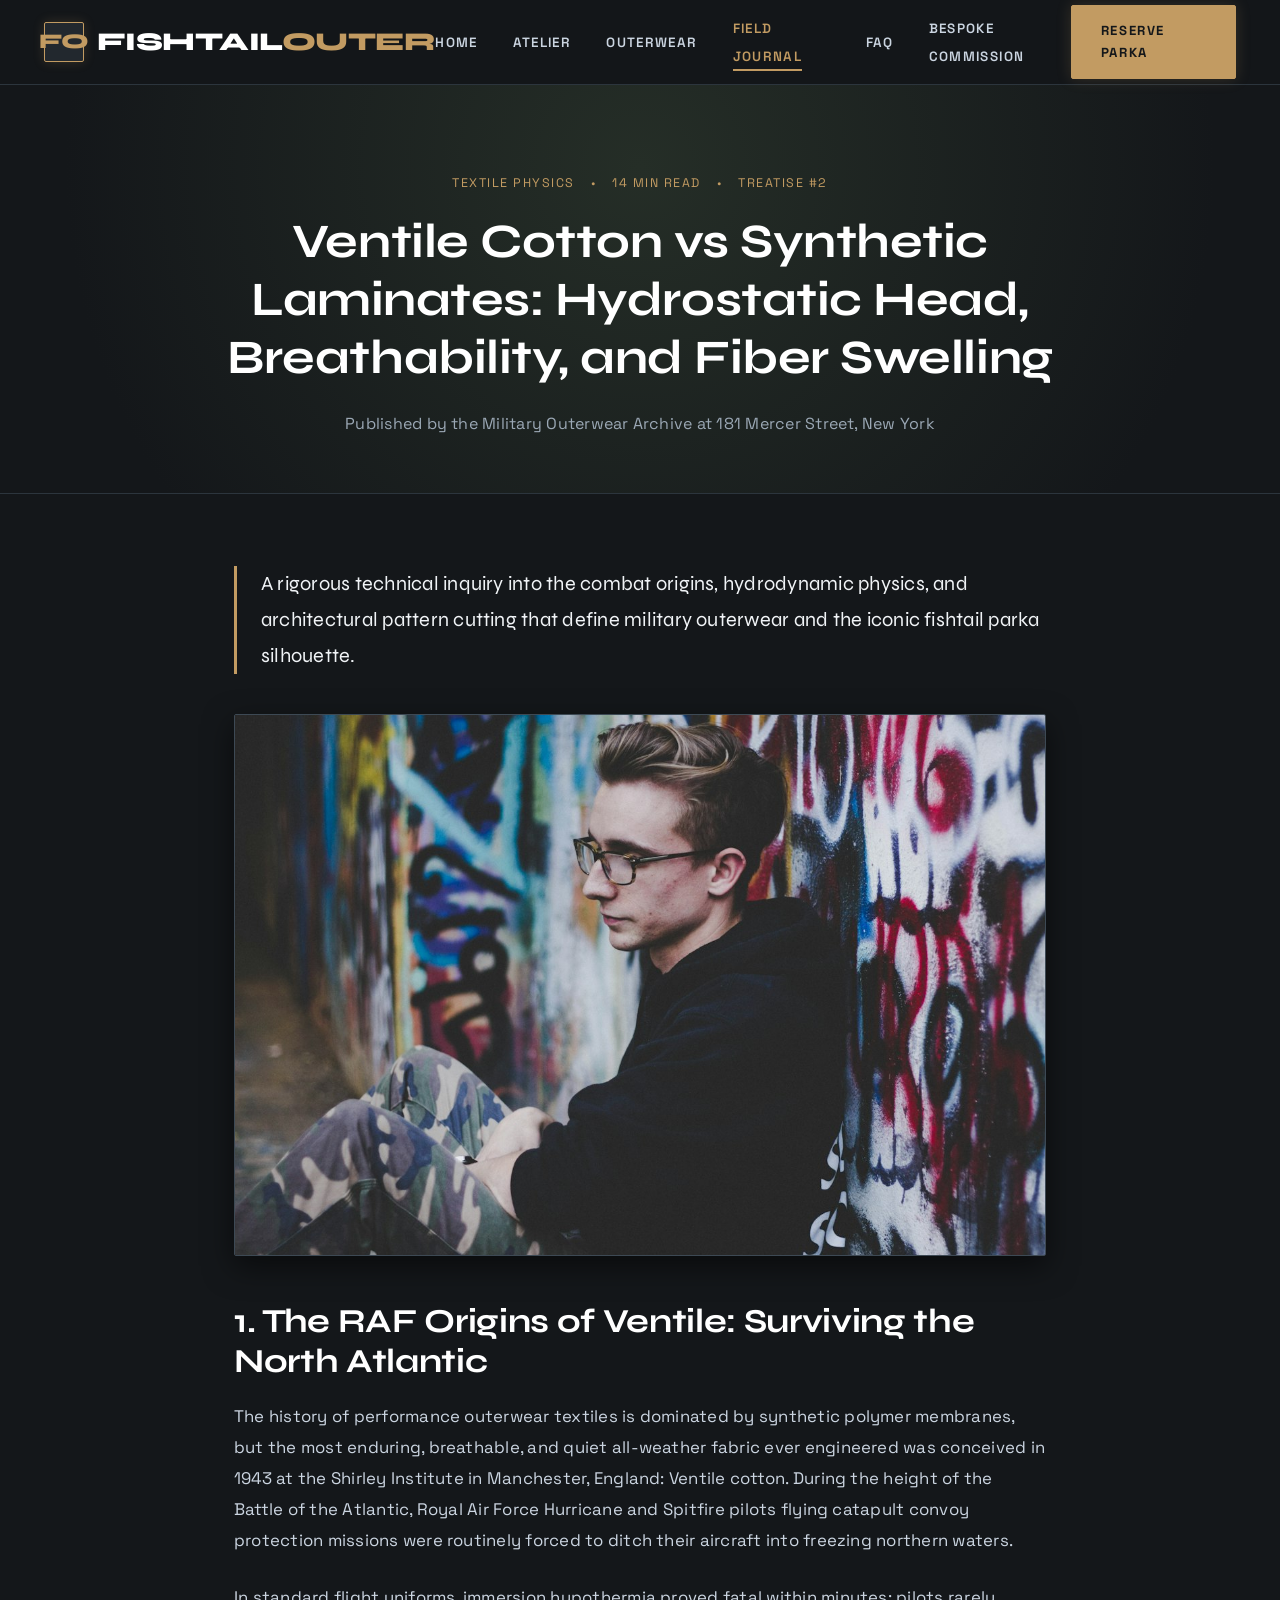
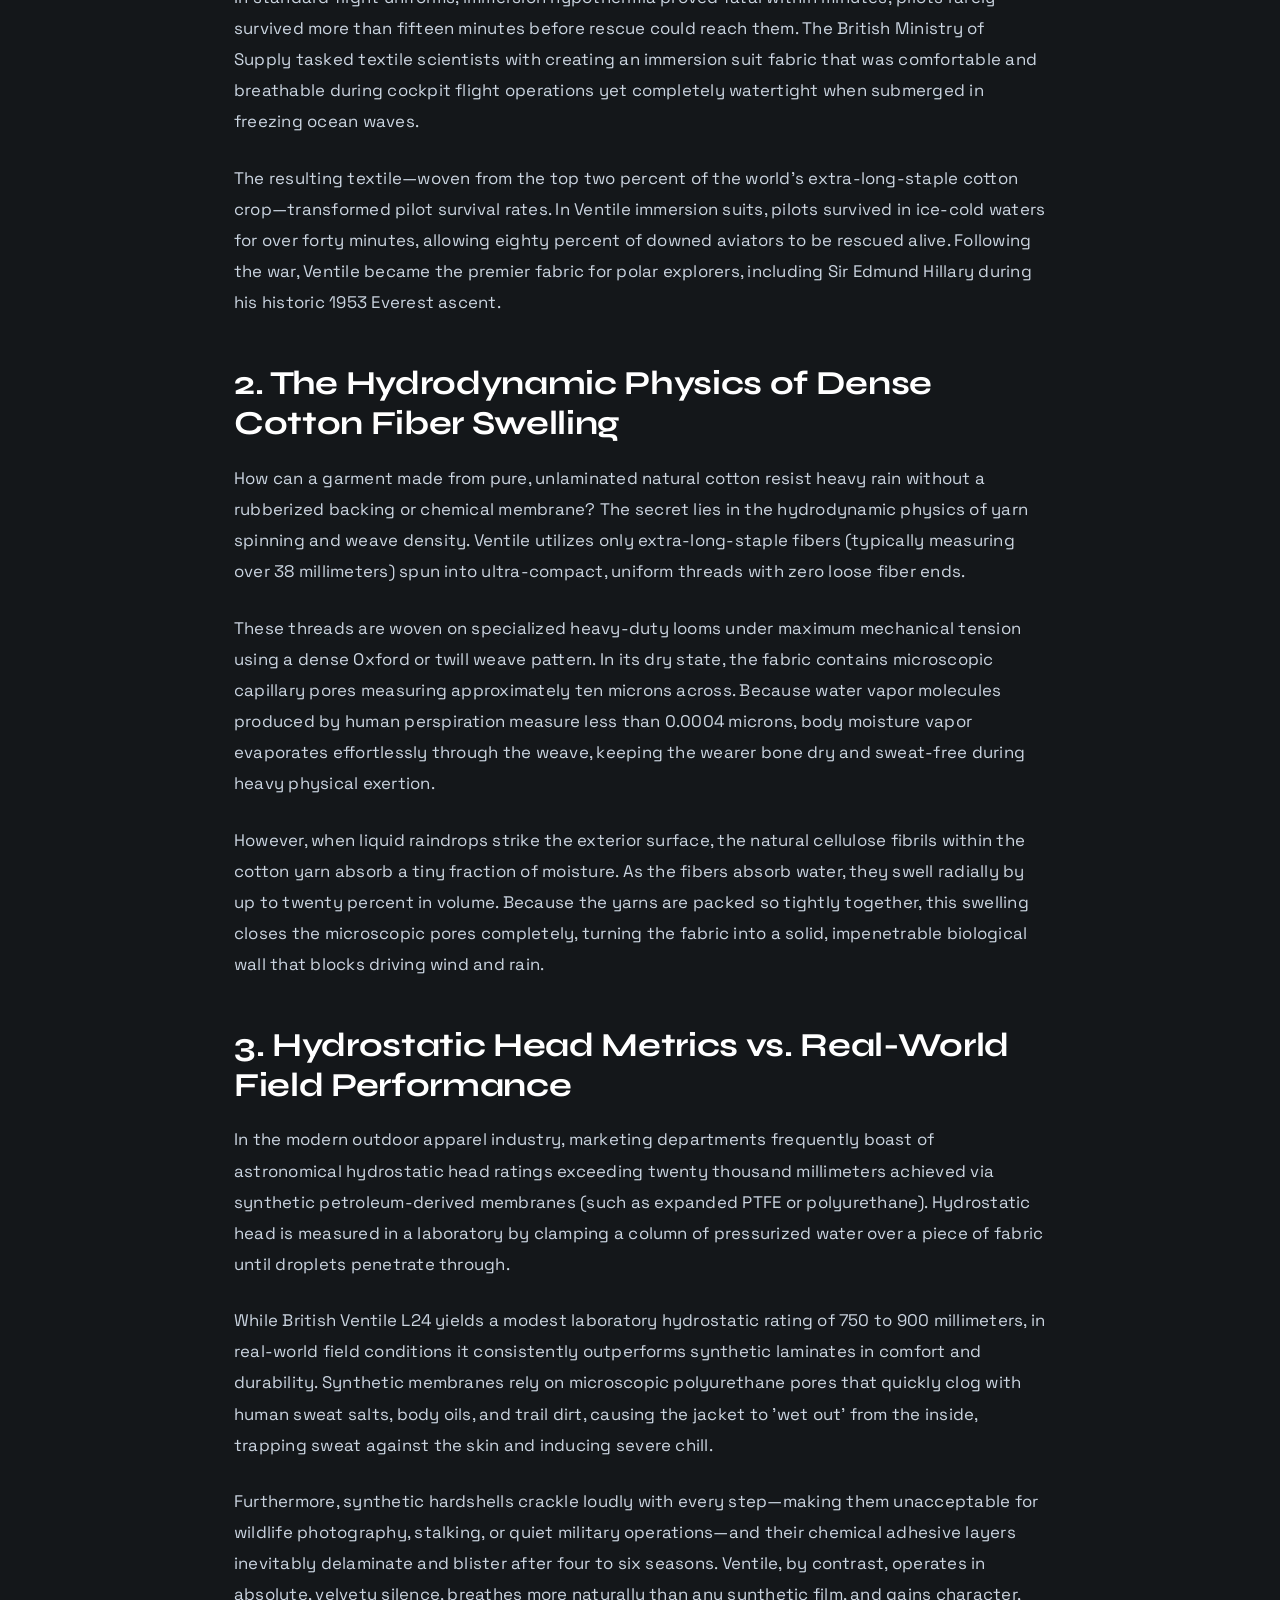
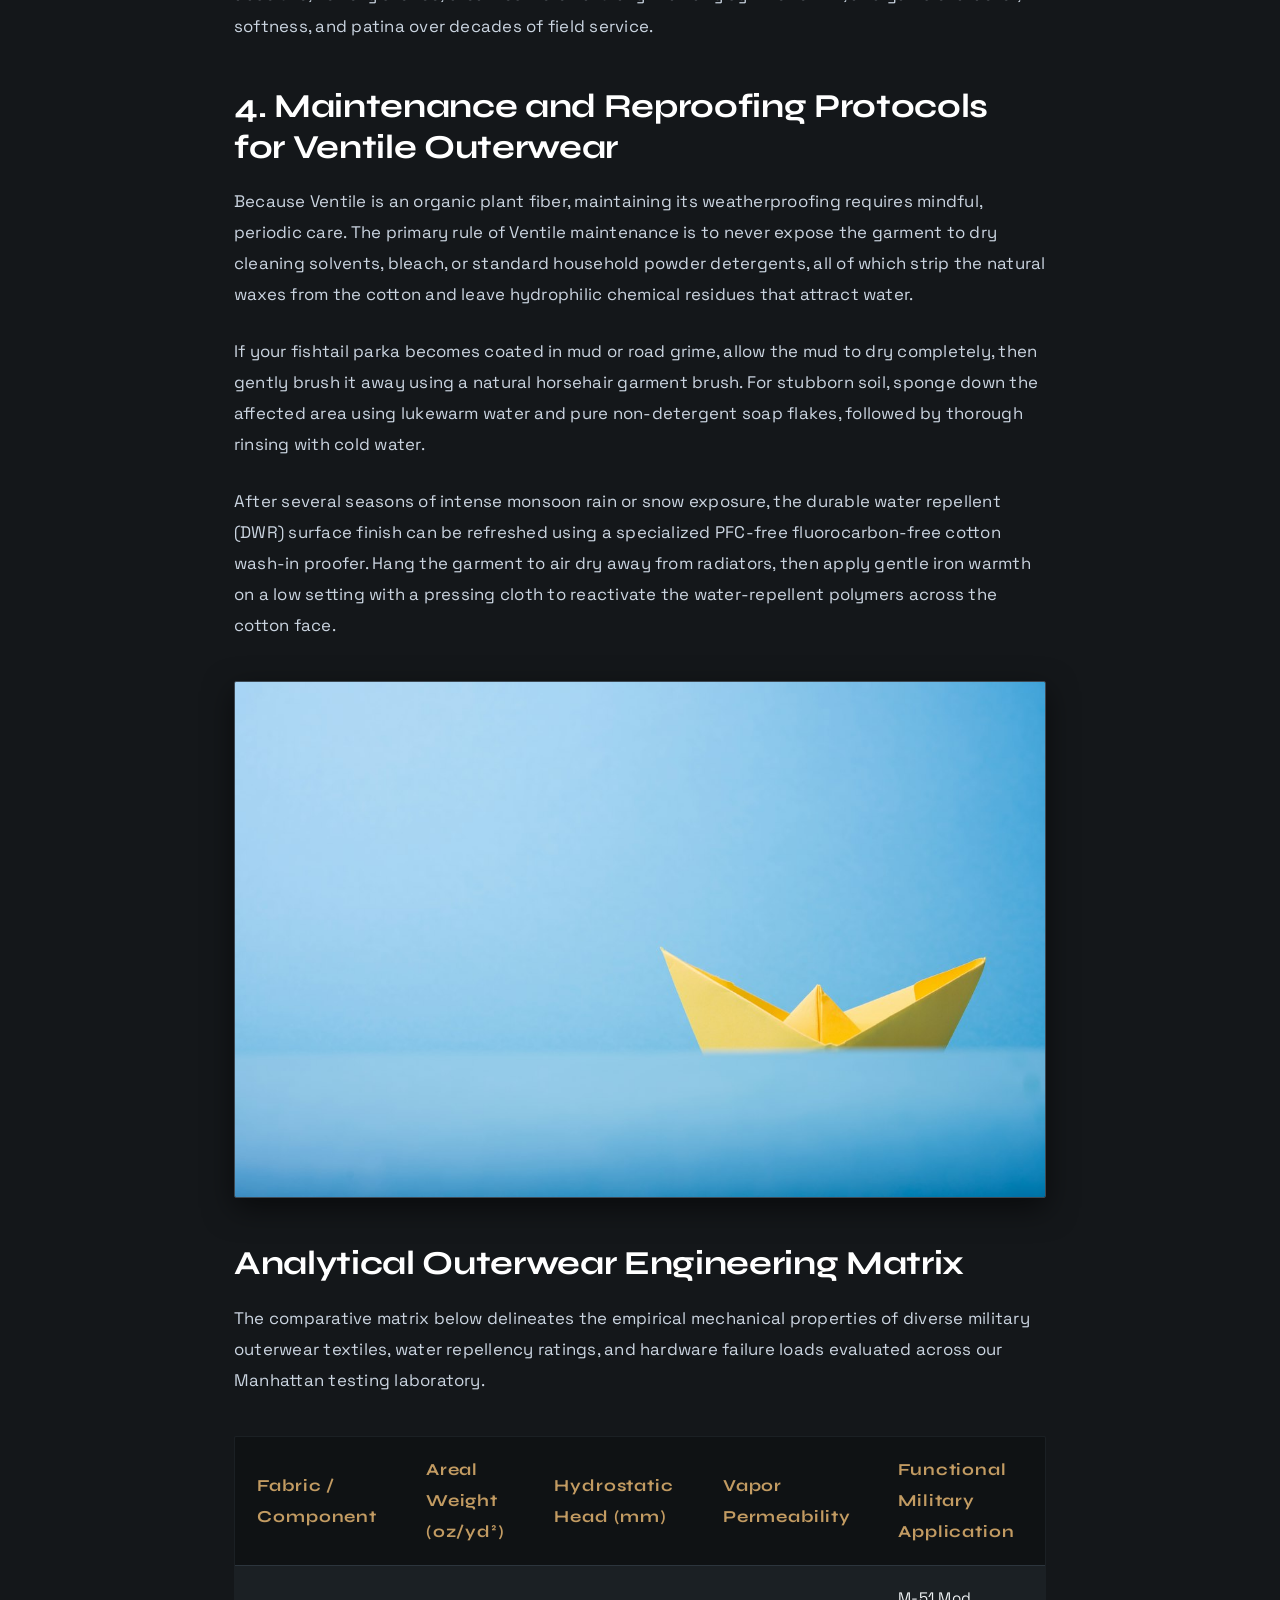
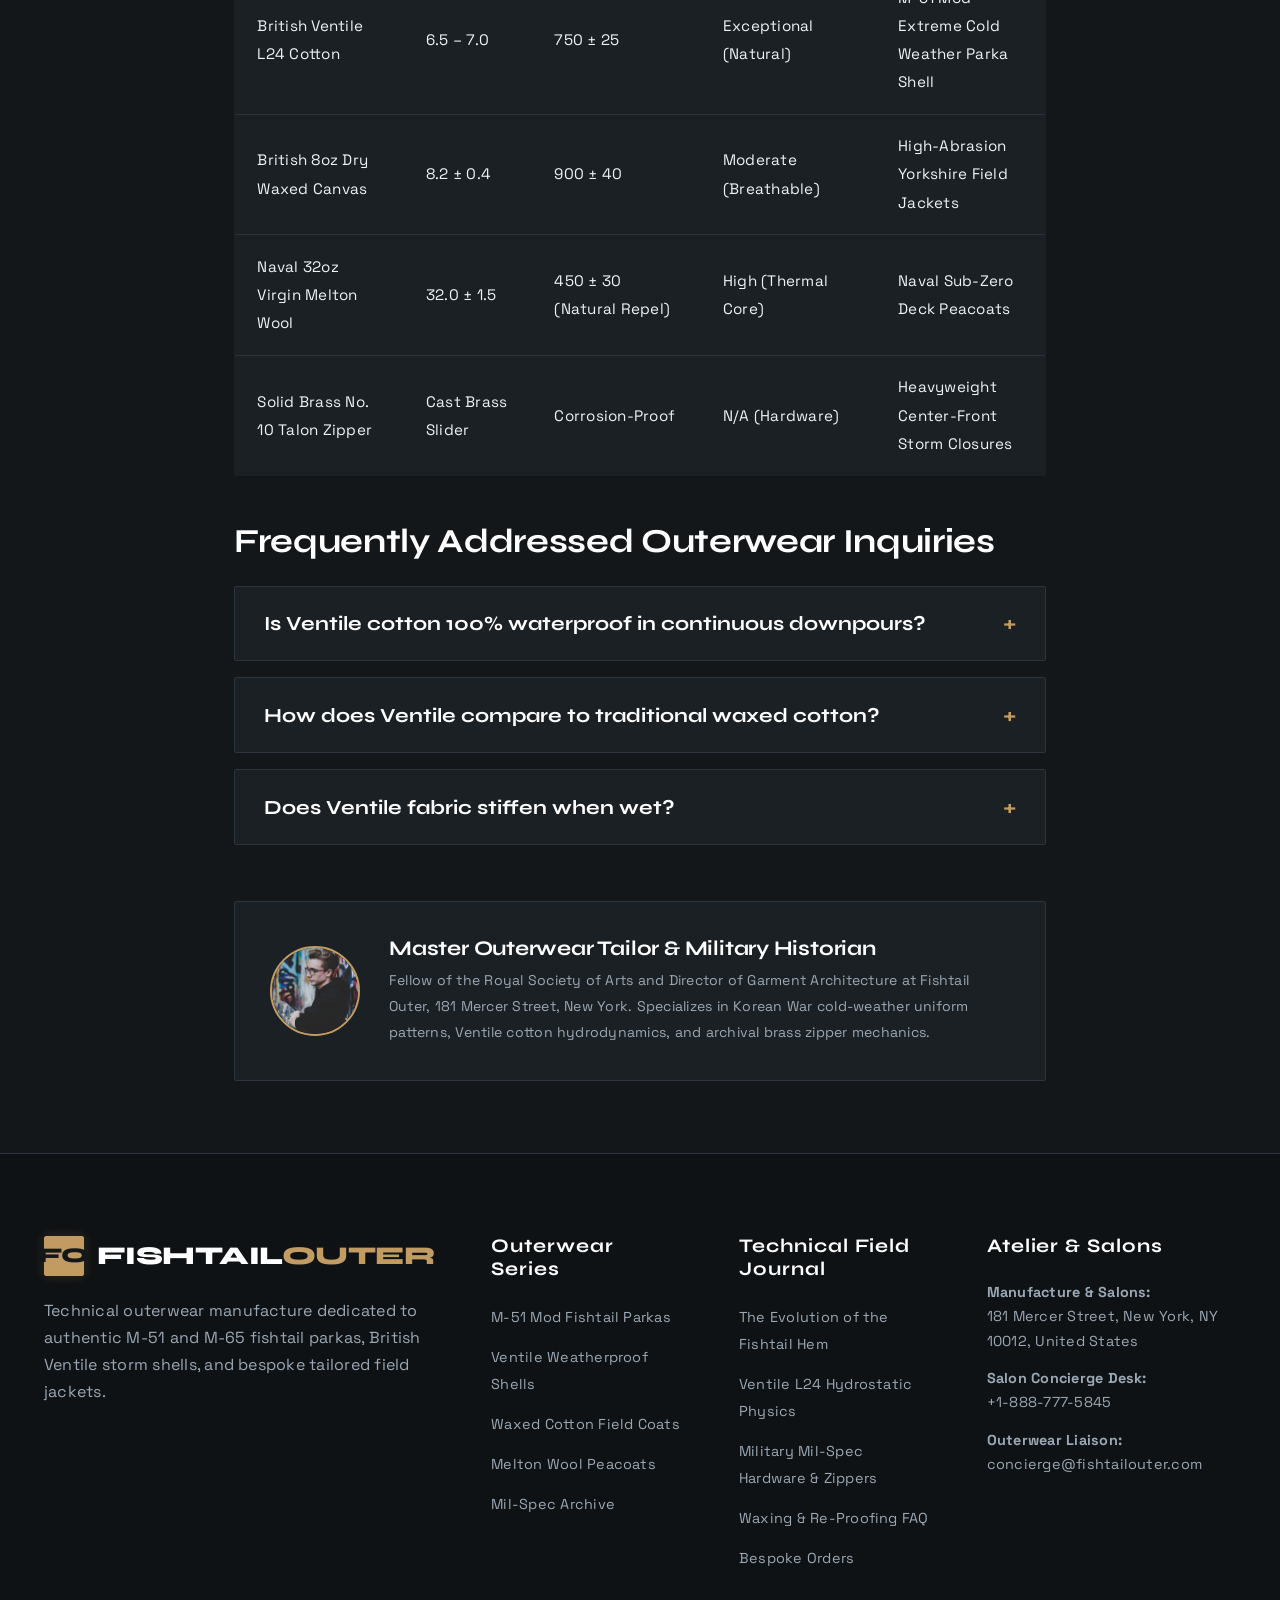
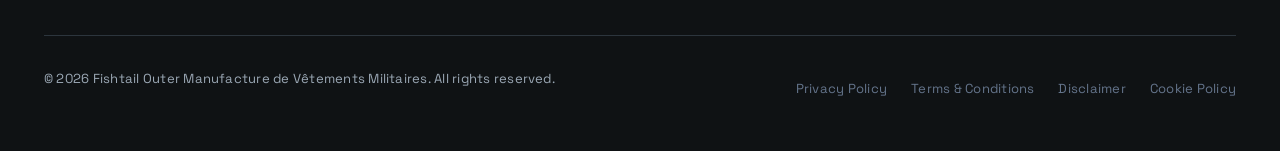
<file: blog/blog-2.html>
<!DOCTYPE html>
<html lang="en">
<head>
  <meta charset="UTF-8">
  <meta name="viewport" content="width=device-width, initial-scale=1.0">
  <title>Ventile Cotton vs Synthetic Laminates: Hydrostatic Head, Breathability, and Fiber Swelling | Fishtail Outer Field Journal</title>
  <meta name="description" content="Scholarly treatise on ventile cotton vs synthetic laminates: hydrostatic head, breathability, and fiber swelling by master tailors at Fishtail Outer.">
  <link rel="preconnect" href="https://fonts.googleapis.com">
  <link rel="preconnect" href="https://fonts.gstatic.com" crossorigin>
  <link rel="stylesheet" href="https://fonts.googleapis.com/css2?family=Space+Grotesk:wght@400;500;600;700&family=Syne:wght@600;700;800&display=swap">
  <link rel="stylesheet" href="../assets/css/style.css">
  <!-- Google tag (gtag.js) -->
  <script async src="https://www.googletagmanager.com/gtag/js?id=G-0LY0HY7L01"></script>
  <script>
    window.dataLayer = window.dataLayer || [];
    function gtag(){dataLayer.push(arguments);}
    gtag('js', new Date());
    gtag('config', 'G-0LY0HY7L01');
  </script>
</head>
<body>

<header class="site-header">
  <div class="container nav-wrapper">
    <a href="../index.html" class="brand-logo" aria-label="Fishtail Outer Homepage">
      <div class="parka-symbol">FO</div>
      <div class="brand-text">Fishtail<span>outer</span></div>
    </a>
    <nav aria-label="Primary Navigation">
      <ul class="nav-links">
        <li><a href="../index.html" class="">Home</a></li>
        <li><a href="../about.html" class="">Atelier</a></li>
        <li><a href="../services.html" class="">Outerwear</a></li>
        <li><a href="../blog.html" class="active">Field Journal</a></li>
        <li><a href="../faq.html" class="">FAQ</a></li>
        <li><a href="../contact.html" class="">Bespoke Commission</a></li>
      </ul>
    </nav>
    <div class="header-cta-group">
      <a href="../contact.html" class="btn-primary">Reserve Parka</a>
    </div>
    <button class="mobile-toggle" id="mobile-toggle" aria-label="Open Navigation Drawer">
      <span></span>
      <span></span>
      <span></span>
    </button>
  </div>
</header>
<div class="drawer-backdrop" id="drawer-backdrop"></div>
<div class="mobile-drawer" id="mobile-drawer">
  <div class="drawer-header">
    <div class="brand-logo">
      <div class="parka-symbol">FO</div>
      <div class="brand-text">Fishtail<span>outer</span></div>
    </div>
    <button class="drawer-close" id="drawer-close" aria-label="Close Navigation Drawer">&times;</button>
  </div>
  <ul class="drawer-links">
    <li><a href="../index.html">Home</a></li>
    <li><a href="../about.html">The Atelier & Mil-Spec Heritage</a></li>
    <li><a href="../services.html">Bespoke Outerwear Catalog</a></li>
    <li><a href="../blog.html">Technical Field Journal</a></li>
    <li><a href="../faq.html">Weatherproofing & Sizing FAQ</a></li>
    <li><a href="../contact.html">Private Outerwear Fitting</a></li>
  </ul>
  <div class="drawer-footer">
    <p><strong>Atelier Headquarters</strong><br>181 Mercer Street<br>New York, NY 10012</p>
    <p>Tel: +1-888-777-5845</p>
  </div>
</div>


<main>
  <article>
    <header class="article-header">
      <div class="container">
        <div class="blog-meta" style="justify-content:center;">
          <span>Textile Physics</span>
          <span>&bull;</span>
          <span>14 Min Read</span>
          <span>&bull;</span>
          <span>Treatise #2</span>
        </div>
        <h1>Ventile Cotton vs Synthetic Laminates: Hydrostatic Head, Breathability, and Fiber Swelling</h1>
        <p style="max-width:700px;margin:0 auto;color:var(--text-muted);">Published by the Military Outerwear Archive at 181 Mercer Street, New York</p>
      </div>
    </header>

    <div class="container article-content">
      <div class="article-lead">
        A rigorous technical inquiry into the combat origins, hydrodynamic physics, and architectural pattern cutting that define military outerwear and the iconic fishtail parka silhouette.
      </div>

      <div class="article-banner-img">
        <img src="../assets/images/waterproof_commuter_rain_shell.jpg" alt="Waterproof commuter technical rain shell jacket">
      </div>
      <h2>1. The RAF Origins of Ventile: Surviving the North Atlantic</h2>
<p>The history of performance outerwear textiles is dominated by synthetic polymer membranes, but the most enduring, breathable, and quiet all-weather fabric ever engineered was conceived in 1943 at the Shirley Institute in Manchester, England: Ventile cotton. During the height of the Battle of the Atlantic, Royal Air Force Hurricane and Spitfire pilots flying catapult convoy protection missions were routinely forced to ditch their aircraft into freezing northern waters.</p>
<p>In standard flight uniforms, immersion hypothermia proved fatal within minutes; pilots rarely survived more than fifteen minutes before rescue could reach them. The British Ministry of Supply tasked textile scientists with creating an immersion suit fabric that was comfortable and breathable during cockpit flight operations yet completely watertight when submerged in freezing ocean waves.</p>
<p>The resulting textile—woven from the top two percent of the world's extra-long-staple cotton crop—transformed pilot survival rates. In Ventile immersion suits, pilots survived in ice-cold waters for over forty minutes, allowing eighty percent of downed aviators to be rescued alive. Following the war, Ventile became the premier fabric for polar explorers, including Sir Edmund Hillary during his historic 1953 Everest ascent.</p>
      <h2>2. The Hydrodynamic Physics of Dense Cotton Fiber Swelling</h2>
<p>How can a garment made from pure, unlaminated natural cotton resist heavy rain without a rubberized backing or chemical membrane? The secret lies in the hydrodynamic physics of yarn spinning and weave density. Ventile utilizes only extra-long-staple fibers (typically measuring over 38 millimeters) spun into ultra-compact, uniform threads with zero loose fiber ends.</p>
<p>These threads are woven on specialized heavy-duty looms under maximum mechanical tension using a dense Oxford or twill weave pattern. In its dry state, the fabric contains microscopic capillary pores measuring approximately ten microns across. Because water vapor molecules produced by human perspiration measure less than 0.0004 microns, body moisture vapor evaporates effortlessly through the weave, keeping the wearer bone dry and sweat-free during heavy physical exertion.</p>
<p>However, when liquid raindrops strike the exterior surface, the natural cellulose fibrils within the cotton yarn absorb a tiny fraction of moisture. As the fibers absorb water, they swell radially by up to twenty percent in volume. Because the yarns are packed so tightly together, this swelling closes the microscopic pores completely, turning the fabric into a solid, impenetrable biological wall that blocks driving wind and rain.</p>
      <h2>3. Hydrostatic Head Metrics vs. Real-World Field Performance</h2>
<p>In the modern outdoor apparel industry, marketing departments frequently boast of astronomical hydrostatic head ratings exceeding twenty thousand millimeters achieved via synthetic petroleum-derived membranes (such as expanded PTFE or polyurethane). Hydrostatic head is measured in a laboratory by clamping a column of pressurized water over a piece of fabric until droplets penetrate through.</p>
<p>While British Ventile L24 yields a modest laboratory hydrostatic rating of 750 to 900 millimeters, in real-world field conditions it consistently outperforms synthetic laminates in comfort and durability. Synthetic membranes rely on microscopic polyurethane pores that quickly clog with human sweat salts, body oils, and trail dirt, causing the jacket to 'wet out' from the inside, trapping sweat against the skin and inducing severe chill.</p>
<p>Furthermore, synthetic hardshells crackle loudly with every step—making them unacceptable for wildlife photography, stalking, or quiet military operations—and their chemical adhesive layers inevitably delaminate and blister after four to six seasons. Ventile, by contrast, operates in absolute, velvety silence, breathes more naturally than any synthetic film, and gains character, softness, and patina over decades of field service.</p>
      <h2>4. Maintenance and Reproofing Protocols for Ventile Outerwear</h2>
<p>Because Ventile is an organic plant fiber, maintaining its weatherproofing requires mindful, periodic care. The primary rule of Ventile maintenance is to never expose the garment to dry cleaning solvents, bleach, or standard household powder detergents, all of which strip the natural waxes from the cotton and leave hydrophilic chemical residues that attract water.</p>
<p>If your fishtail parka becomes coated in mud or road grime, allow the mud to dry completely, then gently brush it away using a natural horsehair garment brush. For stubborn soil, sponge down the affected area using lukewarm water and pure non-detergent soap flakes, followed by thorough rinsing with cold water.</p>
<p>After several seasons of intense monsoon rain or snow exposure, the durable water repellent (DWR) surface finish can be refreshed using a specialized PFC-free fluorocarbon-free cotton wash-in proofer. Hang the garment to air dry away from radiators, then apply gentle iron warmth on a low setting with a pressing cloth to reactivate the water-repellent polymers across the cotton face.</p>
      <div class="article-banner-img">
        <img src="../assets/images/military_camo_field_blouson.jpg" alt="Military camouflage field blouson jacket with utility sleeve pocket">
      </div>

      <h2>Analytical Outerwear Engineering Matrix</h2>
      <p>The comparative matrix below delineates the empirical mechanical properties of diverse military outerwear textiles, water repellency ratings, and hardware failure loads evaluated across our Manhattan testing laboratory.</p>

      <table class="article-table">
        <thead>
          <tr>
            <th>Fabric / Component</th>
            <th>Areal Weight (oz/yd&sup2;)</th>
            <th>Hydrostatic Head (mm)</th>
            <th>Vapor Permeability</th>
            <th>Functional Military Application</th>
          </tr>
        </thead>
        <tbody>
          <tr>
            <td>British Ventile L24 Cotton</td>
            <td>6.5 &ndash; 7.0</td>
            <td>750 &plusmn; 25</td>
            <td>Exceptional (Natural)</td>
            <td>M-51 Mod Extreme Cold Weather Parka Shell</td>
          </tr>
          <tr>
            <td>British 8oz Dry Waxed Canvas</td>
            <td>8.2 &plusmn; 0.4</td>
            <td>900 &plusmn; 40</td>
            <td>Moderate (Breathable)</td>
            <td>High-Abrasion Yorkshire Field Jackets</td>
          </tr>
          <tr>
            <td>Naval 32oz Virgin Melton Wool</td>
            <td>32.0 &plusmn; 1.5</td>
            <td>450 &plusmn; 30 (Natural Repel)</td>
            <td>High (Thermal Core)</td>
            <td>Naval Sub-Zero Deck Peacoats</td>
          </tr>
          <tr>
            <td>Solid Brass No. 10 Talon Zipper</td>
            <td>Cast Brass Slider</td>
            <td>Corrosion-Proof</td>
            <td>N/A (Hardware)</td>
            <td>Heavyweight Center-Front Storm Closures</td>
          </tr>
        </tbody>
      </table>

      <h2>Frequently Addressed Outerwear Inquiries</h2>
      <div class="faq-accordion" style="margin-top:1.5rem;">
        <div class="faq-item">
          <button class="faq-question">Is Ventile cotton 100% waterproof in continuous downpours? <span class="toggle-icon">+</span></button>
          <div class="faq-answer">Yes. When exposed to continuous heavy rain, the outer fibers swell shut, preventing water penetration to the interior. On double-layer Ventile garments (where two layers of Ventile are sewn back-to-back), water resistance is complete and permanent, providing storm protection that rivals commercial mountaineering gear without any synthetic crinkling.</div>
        </div>
        <div class="faq-item">
          <button class="faq-question">How does Ventile compare to traditional waxed cotton? <span class="toggle-icon">+</span></button>
          <div class="faq-answer">Waxed cotton relies on a topical coating of petroleum or paraffin wax applied to the fabric, which can feel oily to the touch and can transfer wax onto car seats or furniture in warm weather. Ventile achieves its water resistance through yarn weave density and fiber swelling, meaning the fabric is completely dry, non-oily, and safe to wear directly over fine wool suits.</div>
        </div>
        <div class="faq-item">
          <button class="faq-question">Does Ventile fabric stiffen when wet? <span class="toggle-icon">+</span></button>
          <div class="faq-answer">Yes. When the fibers swell during heavy rain, the fabric becomes noticeably firmer and more rigid to the touch. This temporary stiffening is the physical mechanism that blocks the water; as soon as the jacket dries, it returns to its soft, supple, brushed-cotton hand-feel.</div>
        </div>
      </div>

      <div class="author-bio-card">
        <img src="../assets/images/waterproof_commuter_rain_shell.jpg" alt="Master Tailor Avatar" class="author-avatar">
        <div>
          <h4 style="font-family:var(--font-display);font-size:1.3rem;margin-bottom:0.3rem;">Master Outerwear Tailor & Military Historian</h4>
          <p style="font-size:0.88rem;color:var(--text-muted);margin-bottom:0;">Fellow of the Royal Society of Arts and Director of Garment Architecture at Fishtail Outer, 181 Mercer Street, New York. Specializes in Korean War cold-weather uniform patterns, Ventile cotton hydrodynamics, and archival brass zipper mechanics.</p>
        </div>
      </div>
    </div>
  </article>
</main>

<footer class="site-footer">
  <div class="container">
    <div class="footer-grid">
      <div class="footer-col">
        <div class="brand-logo" style="margin-bottom:1.2rem;">
          <div class="parka-symbol" style="background:var(--primary);color:#14171a;border-color:var(--primary);">FO</div>
          <div class="brand-text" style="color:#ffffff;">Fishtail<span style="color:var(--primary);">outer</span></div>
        </div>
        <p>Technical outerwear manufacture dedicated to authentic M-51 and M-65 fishtail parkas, British Ventile storm shells, and bespoke tailored field jackets.</p>
      </div>
      <div class="footer-col">
        <h4>Outerwear Series</h4>
        <ul class="footer-links">
          <li><a href="../services.html">M-51 Mod Fishtail Parkas</a></li>
          <li><a href="../services.html">Ventile Weatherproof Shells</a></li>
          <li><a href="../services.html">Waxed Cotton Field Coats</a></li>
          <li><a href="../services.html">Melton Wool Peacoats</a></li>
          <li><a href="../about.html">Mil-Spec Archive</a></li>
        </ul>
      </div>
      <div class="footer-col">
        <h4>Technical Field Journal</h4>
        <ul class="footer-links">
          <li><a href="../blog/blog-1.html">The Evolution of the Fishtail Hem</a></li>
          <li><a href="../blog/blog-2.html">Ventile L24 Hydrostatic Physics</a></li>
          <li><a href="../blog/blog-3.html">Military Mil-Spec Hardware & Zippers</a></li>
          <li><a href="../faq.html">Waxing & Re-Proofing FAQ</a></li>
          <li><a href="../contact.html">Bespoke Orders</a></li>
        </ul>
      </div>
      <div class="footer-col">
        <h4>Atelier & Salons</h4>
        <ul class="footer-contact-list">
          <li><strong>Manufacture & Salons:</strong><br>181 Mercer Street, New York, NY 10012, United States</li>
          <li><strong>Salon Concierge Desk:</strong><br>+1-888-777-5845</li>
          <li><strong>Outerwear Liaison:</strong><br>concierge@fishtailouter.com</li>
        </ul>
      </div>
    </div>
    <div class="footer-bottom">
      <p>&copy; 2026 Fishtail Outer Manufacture de Vêtements Militaires. All rights reserved.</p>
      <div class="footer-legal-links">
        <a href="../privacy-policy.html">Privacy Policy</a>
        <a href="../terms-and-conditions.html">Terms & Conditions</a>
        <a href="../disclaimer.html">Disclaimer</a>
        <a href="../cookie-policy.html">Cookie Policy</a>
      </div>
    </div>
  </div>
</footer>

<script src="../assets/js/main.js"></script>
</body>
</html>
</file>
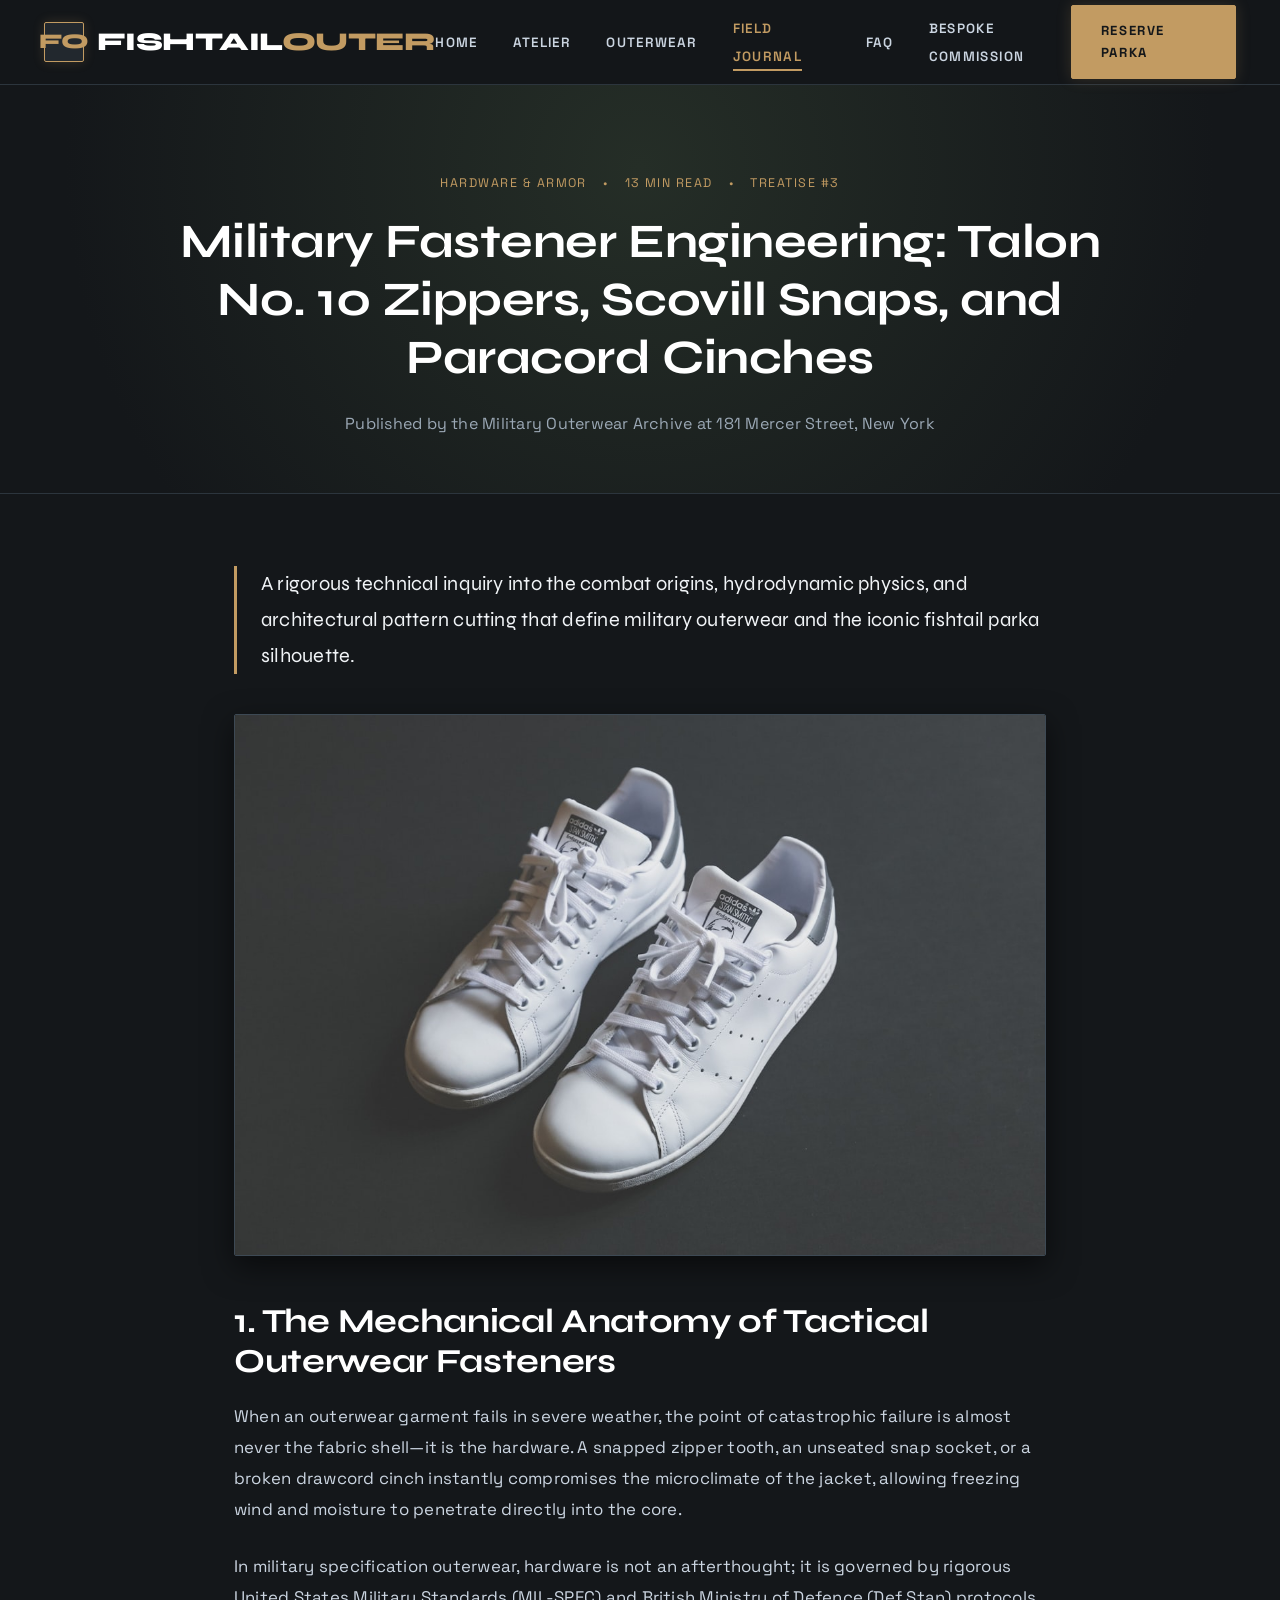
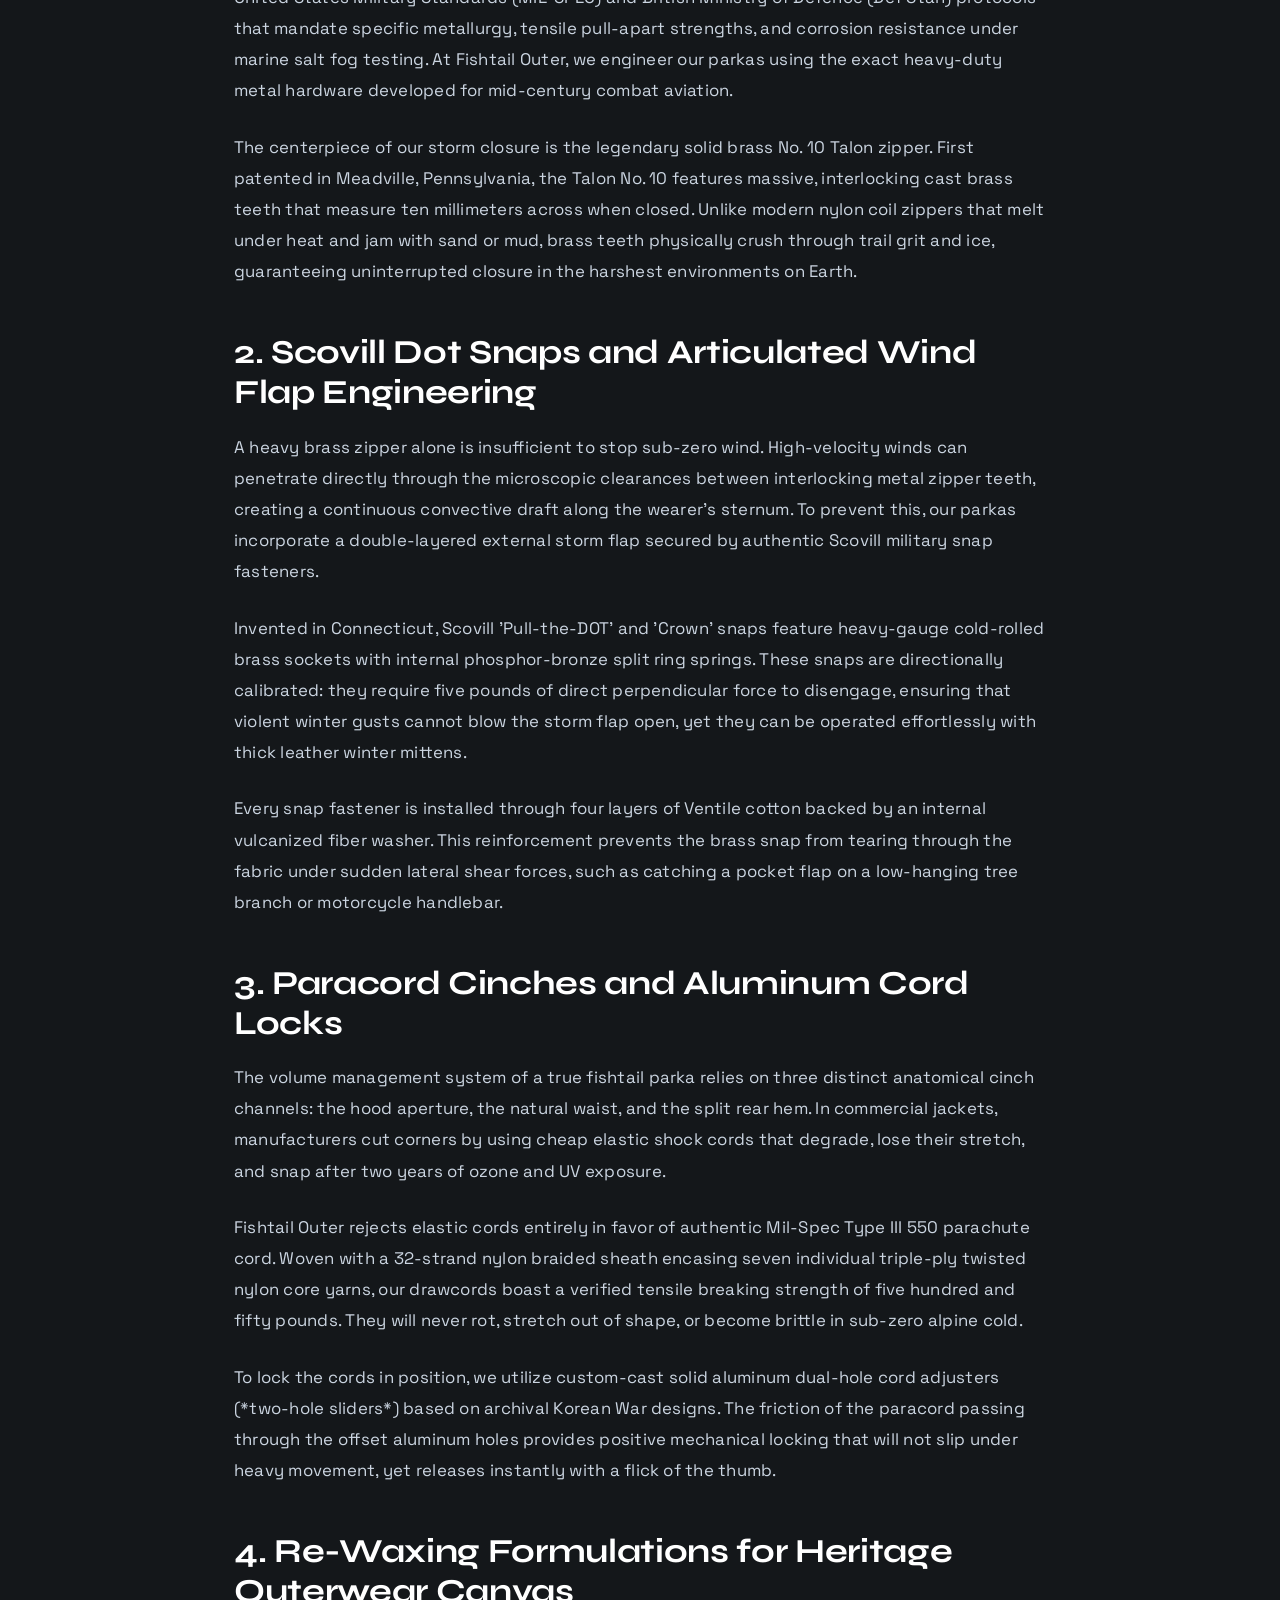
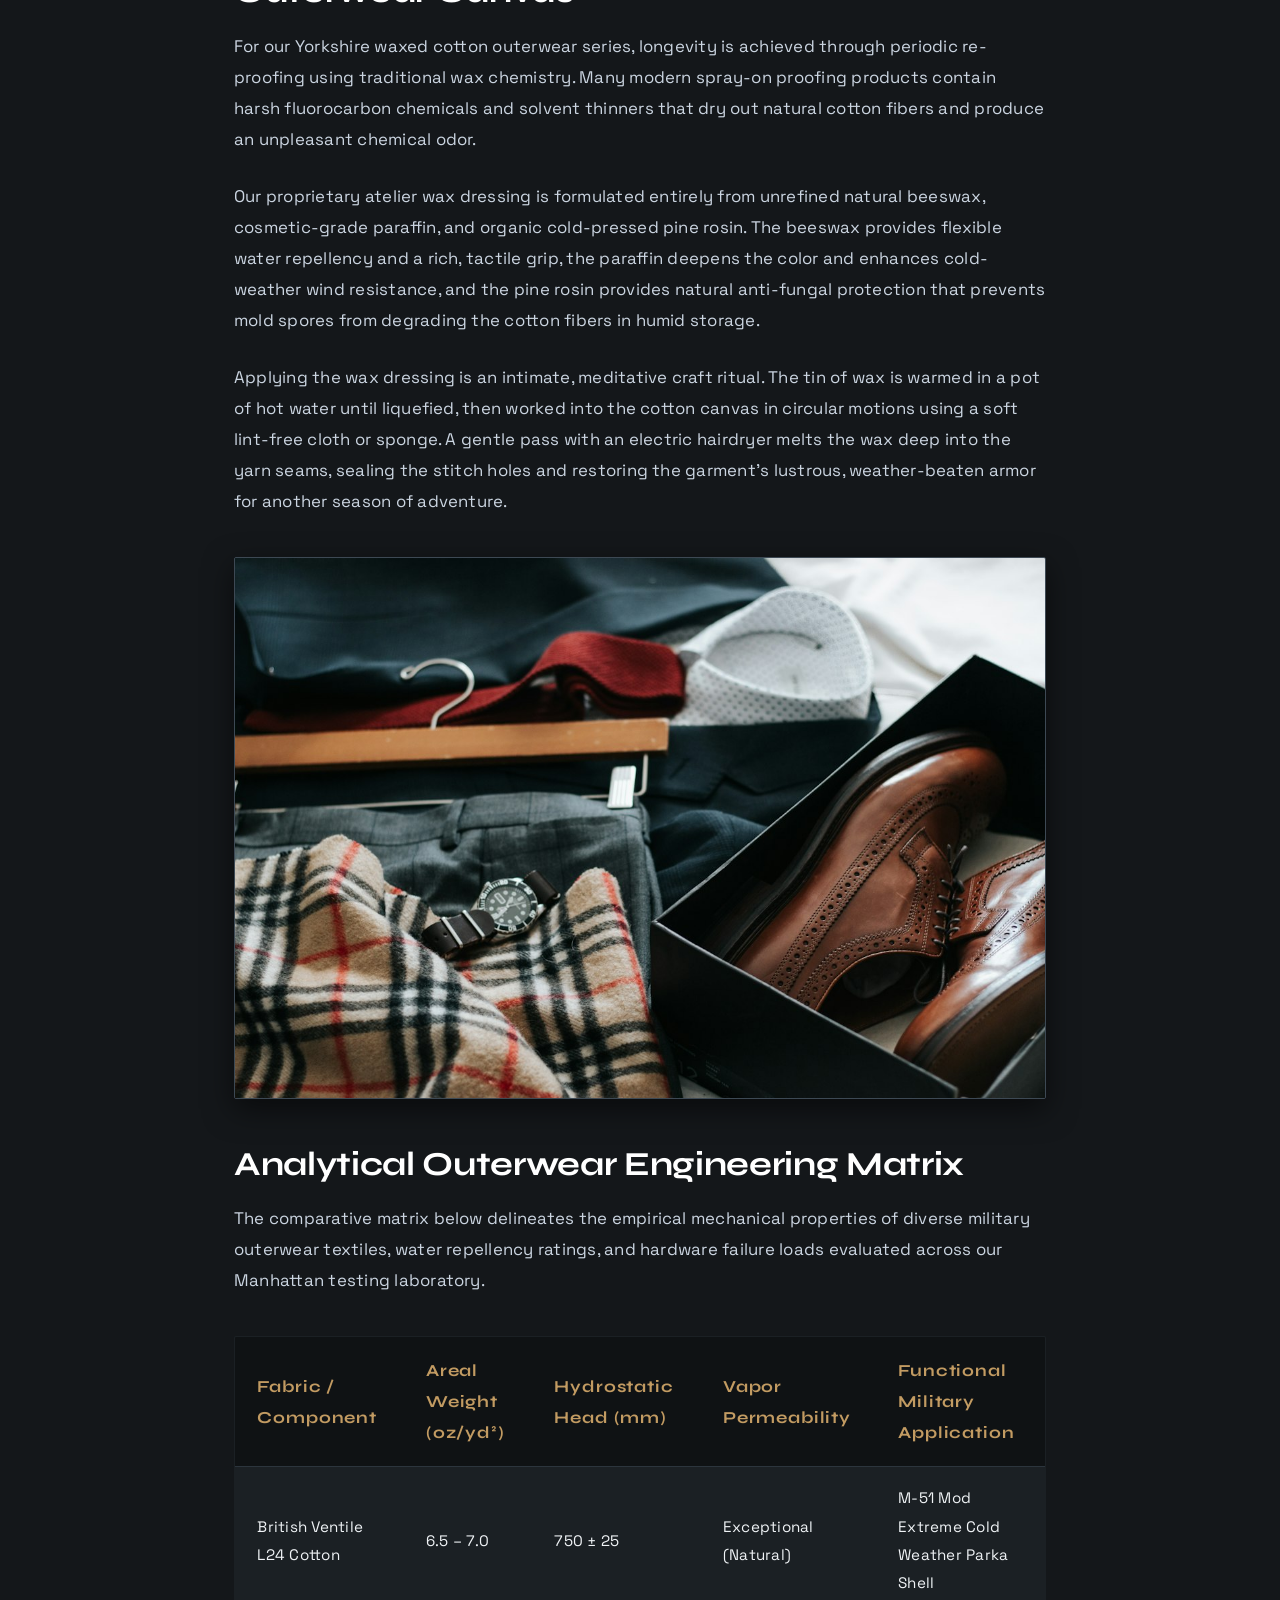
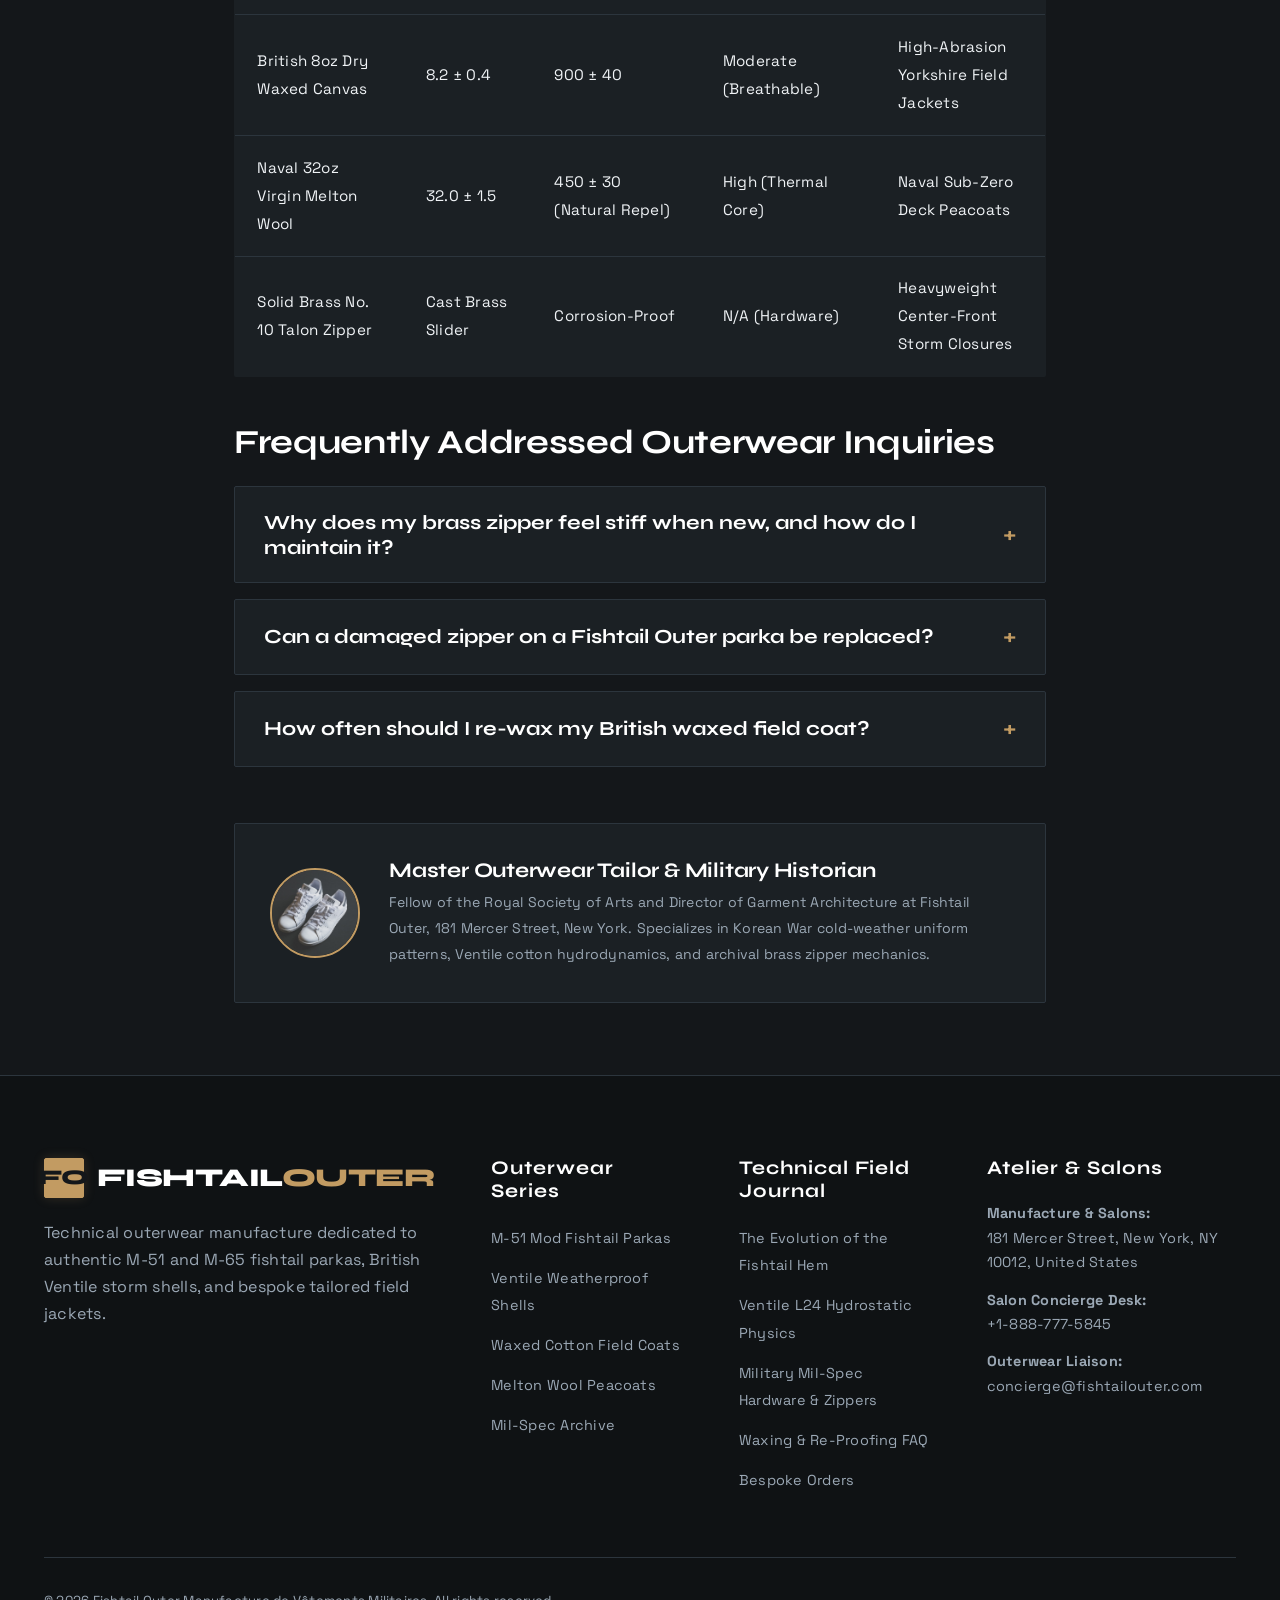
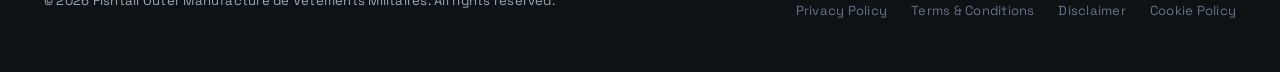
<file: blog/blog-3.html>
<!DOCTYPE html>
<html lang="en">
<head>
  <meta charset="UTF-8">
  <meta name="viewport" content="width=device-width, initial-scale=1.0">
  <title>Military Fastener Engineering: Talon No. 10 Zippers, Scovill Snaps, and Paracord Cinches | Fishtail Outer Field Journal</title>
  <meta name="description" content="Scholarly treatise on military fastener engineering: talon no. 10 zippers, scovill snaps, and paracord cinches by master tailors at Fishtail Outer.">
  <link rel="preconnect" href="https://fonts.googleapis.com">
  <link rel="preconnect" href="https://fonts.gstatic.com" crossorigin>
  <link rel="stylesheet" href="https://fonts.googleapis.com/css2?family=Space+Grotesk:wght@400;500;600;700&family=Syne:wght@600;700;800&display=swap">
  <link rel="stylesheet" href="../assets/css/style.css">
  <!-- Google tag (gtag.js) -->
  <script async src="https://www.googletagmanager.com/gtag/js?id=G-0LY0HY7L01"></script>
  <script>
    window.dataLayer = window.dataLayer || [];
    function gtag(){dataLayer.push(arguments);}
    gtag('js', new Date());
    gtag('config', 'G-0LY0HY7L01');
  </script>
</head>
<body>

<header class="site-header">
  <div class="container nav-wrapper">
    <a href="../index.html" class="brand-logo" aria-label="Fishtail Outer Homepage">
      <div class="parka-symbol">FO</div>
      <div class="brand-text">Fishtail<span>outer</span></div>
    </a>
    <nav aria-label="Primary Navigation">
      <ul class="nav-links">
        <li><a href="../index.html" class="">Home</a></li>
        <li><a href="../about.html" class="">Atelier</a></li>
        <li><a href="../services.html" class="">Outerwear</a></li>
        <li><a href="../blog.html" class="active">Field Journal</a></li>
        <li><a href="../faq.html" class="">FAQ</a></li>
        <li><a href="../contact.html" class="">Bespoke Commission</a></li>
      </ul>
    </nav>
    <div class="header-cta-group">
      <a href="../contact.html" class="btn-primary">Reserve Parka</a>
    </div>
    <button class="mobile-toggle" id="mobile-toggle" aria-label="Open Navigation Drawer">
      <span></span>
      <span></span>
      <span></span>
    </button>
  </div>
</header>
<div class="drawer-backdrop" id="drawer-backdrop"></div>
<div class="mobile-drawer" id="mobile-drawer">
  <div class="drawer-header">
    <div class="brand-logo">
      <div class="parka-symbol">FO</div>
      <div class="brand-text">Fishtail<span>outer</span></div>
    </div>
    <button class="drawer-close" id="drawer-close" aria-label="Close Navigation Drawer">&times;</button>
  </div>
  <ul class="drawer-links">
    <li><a href="../index.html">Home</a></li>
    <li><a href="../about.html">The Atelier & Mil-Spec Heritage</a></li>
    <li><a href="../services.html">Bespoke Outerwear Catalog</a></li>
    <li><a href="../blog.html">Technical Field Journal</a></li>
    <li><a href="../faq.html">Weatherproofing & Sizing FAQ</a></li>
    <li><a href="../contact.html">Private Outerwear Fitting</a></li>
  </ul>
  <div class="drawer-footer">
    <p><strong>Atelier Headquarters</strong><br>181 Mercer Street<br>New York, NY 10012</p>
    <p>Tel: +1-888-777-5845</p>
  </div>
</div>


<main>
  <article>
    <header class="article-header">
      <div class="container">
        <div class="blog-meta" style="justify-content:center;">
          <span>Hardware & Armor</span>
          <span>&bull;</span>
          <span>13 Min Read</span>
          <span>&bull;</span>
          <span>Treatise #3</span>
        </div>
        <h1>Military Fastener Engineering: Talon No. 10 Zippers, Scovill Snaps, and Paracord Cinches</h1>
        <p style="max-width:700px;margin:0 auto;color:var(--text-muted);">Published by the Military Outerwear Archive at 181 Mercer Street, New York</p>
      </div>
    </header>

    <div class="container article-content">
      <div class="article-lead">
        A rigorous technical inquiry into the combat origins, hydrodynamic physics, and architectural pattern cutting that define military outerwear and the iconic fishtail parka silhouette.
      </div>

      <div class="article-banner-img">
        <img src="../assets/images/atelier_garment_cutting_jacket.jpg" alt="Atelier pattern cutting for fishtail parka">
      </div>
      <h2>1. The Mechanical Anatomy of Tactical Outerwear Fasteners</h2>
<p>When an outerwear garment fails in severe weather, the point of catastrophic failure is almost never the fabric shell—it is the hardware. A snapped zipper tooth, an unseated snap socket, or a broken drawcord cinch instantly compromises the microclimate of the jacket, allowing freezing wind and moisture to penetrate directly into the core.</p>
<p>In military specification outerwear, hardware is not an afterthought; it is governed by rigorous United States Military Standards (MIL-SPEC) and British Ministry of Defence (Def Stan) protocols that mandate specific metallurgy, tensile pull-apart strengths, and corrosion resistance under marine salt fog testing. At Fishtail Outer, we engineer our parkas using the exact heavy-duty metal hardware developed for mid-century combat aviation.</p>
<p>The centerpiece of our storm closure is the legendary solid brass No. 10 Talon zipper. First patented in Meadville, Pennsylvania, the Talon No. 10 features massive, interlocking cast brass teeth that measure ten millimeters across when closed. Unlike modern nylon coil zippers that melt under heat and jam with sand or mud, brass teeth physically crush through trail grit and ice, guaranteeing uninterrupted closure in the harshest environments on Earth.</p>
      <h2>2. Scovill Dot Snaps and Articulated Wind Flap Engineering</h2>
<p>A heavy brass zipper alone is insufficient to stop sub-zero wind. High-velocity winds can penetrate directly through the microscopic clearances between interlocking metal zipper teeth, creating a continuous convective draft along the wearer's sternum. To prevent this, our parkas incorporate a double-layered external storm flap secured by authentic Scovill military snap fasteners.</p>
<p>Invented in Connecticut, Scovill 'Pull-the-DOT' and 'Crown' snaps feature heavy-gauge cold-rolled brass sockets with internal phosphor-bronze split ring springs. These snaps are directionally calibrated: they require five pounds of direct perpendicular force to disengage, ensuring that violent winter gusts cannot blow the storm flap open, yet they can be operated effortlessly with thick leather winter mittens.</p>
<p>Every snap fastener is installed through four layers of Ventile cotton backed by an internal vulcanized fiber washer. This reinforcement prevents the brass snap from tearing through the fabric under sudden lateral shear forces, such as catching a pocket flap on a low-hanging tree branch or motorcycle handlebar.</p>
      <h2>3. Paracord Cinches and Aluminum Cord Locks</h2>
<p>The volume management system of a true fishtail parka relies on three distinct anatomical cinch channels: the hood aperture, the natural waist, and the split rear hem. In commercial jackets, manufacturers cut corners by using cheap elastic shock cords that degrade, lose their stretch, and snap after two years of ozone and UV exposure.</p>
<p>Fishtail Outer rejects elastic cords entirely in favor of authentic Mil-Spec Type III 550 parachute cord. Woven with a 32-strand nylon braided sheath encasing seven individual triple-ply twisted nylon core yarns, our drawcords boast a verified tensile breaking strength of five hundred and fifty pounds. They will never rot, stretch out of shape, or become brittle in sub-zero alpine cold.</p>
<p>To lock the cords in position, we utilize custom-cast solid aluminum dual-hole cord adjusters (*two-hole sliders*) based on archival Korean War designs. The friction of the paracord passing through the offset aluminum holes provides positive mechanical locking that will not slip under heavy movement, yet releases instantly with a flick of the thumb.</p>
      <h2>4. Re-Waxing Formulations for Heritage Outerwear Canvas</h2>
<p>For our Yorkshire waxed cotton outerwear series, longevity is achieved through periodic re-proofing using traditional wax chemistry. Many modern spray-on proofing products contain harsh fluorocarbon chemicals and solvent thinners that dry out natural cotton fibers and produce an unpleasant chemical odor.</p>
<p>Our proprietary atelier wax dressing is formulated entirely from unrefined natural beeswax, cosmetic-grade paraffin, and organic cold-pressed pine rosin. The beeswax provides flexible water repellency and a rich, tactile grip, the paraffin deepens the color and enhances cold-weather wind resistance, and the pine rosin provides natural anti-fungal protection that prevents mold spores from degrading the cotton fibers in humid storage.</p>
<p>Applying the wax dressing is an intimate, meditative craft ritual. The tin of wax is warmed in a pot of hot water until liquefied, then worked into the cotton canvas in circular motions using a soft lint-free cloth or sponge. A gentle pass with an electric hairdryer melts the wax deep into the yarn seams, sealing the stitch holes and restoring the garment's lustrous, weather-beaten armor for another season of adventure.</p>
      <div class="article-banner-img">
        <img src="../assets/images/mens_street_coat_autumn.jpg" alt="Men's autumn street coat with heavy wool drape">
      </div>

      <h2>Analytical Outerwear Engineering Matrix</h2>
      <p>The comparative matrix below delineates the empirical mechanical properties of diverse military outerwear textiles, water repellency ratings, and hardware failure loads evaluated across our Manhattan testing laboratory.</p>

      <table class="article-table">
        <thead>
          <tr>
            <th>Fabric / Component</th>
            <th>Areal Weight (oz/yd&sup2;)</th>
            <th>Hydrostatic Head (mm)</th>
            <th>Vapor Permeability</th>
            <th>Functional Military Application</th>
          </tr>
        </thead>
        <tbody>
          <tr>
            <td>British Ventile L24 Cotton</td>
            <td>6.5 &ndash; 7.0</td>
            <td>750 &plusmn; 25</td>
            <td>Exceptional (Natural)</td>
            <td>M-51 Mod Extreme Cold Weather Parka Shell</td>
          </tr>
          <tr>
            <td>British 8oz Dry Waxed Canvas</td>
            <td>8.2 &plusmn; 0.4</td>
            <td>900 &plusmn; 40</td>
            <td>Moderate (Breathable)</td>
            <td>High-Abrasion Yorkshire Field Jackets</td>
          </tr>
          <tr>
            <td>Naval 32oz Virgin Melton Wool</td>
            <td>32.0 &plusmn; 1.5</td>
            <td>450 &plusmn; 30 (Natural Repel)</td>
            <td>High (Thermal Core)</td>
            <td>Naval Sub-Zero Deck Peacoats</td>
          </tr>
          <tr>
            <td>Solid Brass No. 10 Talon Zipper</td>
            <td>Cast Brass Slider</td>
            <td>Corrosion-Proof</td>
            <td>N/A (Hardware)</td>
            <td>Heavyweight Center-Front Storm Closures</td>
          </tr>
        </tbody>
      </table>

      <h2>Frequently Addressed Outerwear Inquiries</h2>
      <div class="faq-accordion" style="margin-top:1.5rem;">
        <div class="faq-item">
          <button class="faq-question">Why does my brass zipper feel stiff when new, and how do I maintain it? <span class="toggle-icon">+</span></button>
          <div class="faq-answer">Solid brass zippers have precision-cut metal teeth that require a brief breaking-in period. To ensure silky operation, rub a stick of natural beeswax or paraffin wax lightly along both sides of the zipper teeth, then run the slider up and down several times. This deposits a microscopic lubricating film that prevents binding without attracting dirt.</div>
        </div>
        <div class="faq-item">
          <button class="faq-question">Can a damaged zipper on a Fishtail Outer parka be replaced? <span class="toggle-icon">+</span></button>
          <div class="faq-answer">Yes. Unlike modern garments that heat-weld plastic zippers directly into synthetic shells, our parkas feature traditional flat-felled seam construction where the zipper tape is top-stitched between the cotton facing and storm placket. Our Manhattan atelier provides complete zipper replacement and overhaul services for all our creations.</div>
        </div>
        <div class="faq-item">
          <button class="faq-question">How often should I re-wax my British waxed field coat? <span class="toggle-icon">+</span></button>
          <div class="faq-answer">For jackets worn regularly throughout autumn and winter rains, an annual re-waxing in early autumn is ideal. If you only wear your jacket occasionally for weekend countryside walks, re-waxing once every two to three years is sufficient to maintain optimal weatherproofing and prevent cotton abrasion.</div>
        </div>
      </div>

      <div class="author-bio-card">
        <img src="../assets/images/atelier_garment_cutting_jacket.jpg" alt="Master Tailor Avatar" class="author-avatar">
        <div>
          <h4 style="font-family:var(--font-display);font-size:1.3rem;margin-bottom:0.3rem;">Master Outerwear Tailor & Military Historian</h4>
          <p style="font-size:0.88rem;color:var(--text-muted);margin-bottom:0;">Fellow of the Royal Society of Arts and Director of Garment Architecture at Fishtail Outer, 181 Mercer Street, New York. Specializes in Korean War cold-weather uniform patterns, Ventile cotton hydrodynamics, and archival brass zipper mechanics.</p>
        </div>
      </div>
    </div>
  </article>
</main>

<footer class="site-footer">
  <div class="container">
    <div class="footer-grid">
      <div class="footer-col">
        <div class="brand-logo" style="margin-bottom:1.2rem;">
          <div class="parka-symbol" style="background:var(--primary);color:#14171a;border-color:var(--primary);">FO</div>
          <div class="brand-text" style="color:#ffffff;">Fishtail<span style="color:var(--primary);">outer</span></div>
        </div>
        <p>Technical outerwear manufacture dedicated to authentic M-51 and M-65 fishtail parkas, British Ventile storm shells, and bespoke tailored field jackets.</p>
      </div>
      <div class="footer-col">
        <h4>Outerwear Series</h4>
        <ul class="footer-links">
          <li><a href="../services.html">M-51 Mod Fishtail Parkas</a></li>
          <li><a href="../services.html">Ventile Weatherproof Shells</a></li>
          <li><a href="../services.html">Waxed Cotton Field Coats</a></li>
          <li><a href="../services.html">Melton Wool Peacoats</a></li>
          <li><a href="../about.html">Mil-Spec Archive</a></li>
        </ul>
      </div>
      <div class="footer-col">
        <h4>Technical Field Journal</h4>
        <ul class="footer-links">
          <li><a href="../blog/blog-1.html">The Evolution of the Fishtail Hem</a></li>
          <li><a href="../blog/blog-2.html">Ventile L24 Hydrostatic Physics</a></li>
          <li><a href="../blog/blog-3.html">Military Mil-Spec Hardware & Zippers</a></li>
          <li><a href="../faq.html">Waxing & Re-Proofing FAQ</a></li>
          <li><a href="../contact.html">Bespoke Orders</a></li>
        </ul>
      </div>
      <div class="footer-col">
        <h4>Atelier & Salons</h4>
        <ul class="footer-contact-list">
          <li><strong>Manufacture & Salons:</strong><br>181 Mercer Street, New York, NY 10012, United States</li>
          <li><strong>Salon Concierge Desk:</strong><br>+1-888-777-5845</li>
          <li><strong>Outerwear Liaison:</strong><br>concierge@fishtailouter.com</li>
        </ul>
      </div>
    </div>
    <div class="footer-bottom">
      <p>&copy; 2026 Fishtail Outer Manufacture de Vêtements Militaires. All rights reserved.</p>
      <div class="footer-legal-links">
        <a href="../privacy-policy.html">Privacy Policy</a>
        <a href="../terms-and-conditions.html">Terms & Conditions</a>
        <a href="../disclaimer.html">Disclaimer</a>
        <a href="../cookie-policy.html">Cookie Policy</a>
      </div>
    </div>
  </div>
</footer>

<script src="../assets/js/main.js"></script>
</body>
</html>
</file>
<file: assets/css/style.css>
/* ==========================================================================
   FISHTAIL OUTER • TECHNICAL MIL-SPEC OUTERWEAR & TAILORED PARKA FRAMEWORK
   Palette: Deep Olive Drab, Tactical Coyote, Weathered Gunmetal, Ventile Off-White
   Typography: Syne (Utilitarian Display) & Space Grotesk (Mil-Spec UI & Body)
   ========================================================================== */

:root {
  --primary: #c29b62;
  --primary-hover: #aa844d;
  --secondary: #2d372e;
  --olive: #39443a;
  --bg: #14171a;
  --surface: #1b2024;
  --surface-alt: #22282e;
  --surface-tint: #2a3138;
  --text: #f0f3f6;
  --text-muted: #9ba8b5;
  --border: #2c353d;
  --border-light: #3d4954;
  --gunmetal: #0f1214;
  --safety-orange: #e05a2b;
  --coyote-tan: #c29b62;
  --shadow-sm: 0 4px 15px rgba(0, 0, 0, 0.35);
  --shadow-md: 0 10px 30px rgba(0, 0, 0, 0.55);
  --shadow-lg: 0 20px 50px rgba(0, 0, 0, 0.75);
  --radius: 2px;
  --radius-pill: 9999px;
  --font-display: 'Syne', -apple-system, BlinkMacSystemFont, sans-serif;
  --font-sans: 'Space Grotesk', -apple-system, BlinkMacSystemFont, sans-serif;
  --transition: all 0.25s cubic-bezier(0.16, 1, 0.3, 1);
}

*, *::before, *::after {
  box-sizing: border-box;
  margin: 0;
  padding: 0;
}

body {
  font-family: var(--font-sans);
  background-color: var(--bg);
  color: var(--text);
  line-height: 1.7;
  font-size: 1rem;
  letter-spacing: 0.015em;
  -webkit-font-smoothing: antialiased;
}

h1, h2, h3, h4, h5, h6 {
  font-family: var(--font-display);
  font-weight: 700;
  line-height: 1.2;
  color: #ffffff;
  letter-spacing: -0.01em;
}

h1 { font-size: 3.4rem; }
h2 { font-size: 2.4rem; }
h3 { font-size: 1.65rem; }
h4 { font-size: 1.25rem; }

p {
  margin-bottom: 1.25rem;
  color: var(--text-muted);
}

a {
  color: inherit;
  text-decoration: none;
  transition: var(--transition);
}

img {
  max-width: 100%;
  height: auto;
  display: block;
}

.container {
  max-width: 1240px;
  margin: 0 auto;
  padding: 0 1.5rem;
}

/* ==========================================================================
   HEADER & NAVIGATION
   ========================================================================== */
.site-header {
  position: sticky;
  top: 0;
  z-index: 1000;
  background: rgba(20, 23, 26, 0.92);
  backdrop-filter: blur(14px);
  -webkit-backdrop-filter: blur(14px);
  border-bottom: 1px solid var(--border);
  transition: var(--transition);
}

.site-header .nav-wrapper {
  display: flex;
  justify-content: space-between;
  align-items: center;
  height: 84px;
}

.brand-logo {
  display: flex;
  align-items: center;
  gap: 0.8rem;
}

.brand-logo .parka-symbol {
  width: 40px;
  height: 40px;
  background: var(--surface-alt);
  color: var(--primary);
  display: flex;
  align-items: center;
  justify-content: center;
  border-radius: var(--radius);
  font-family: var(--font-display);
  font-weight: 800;
  font-size: 1.3rem;
  border: 1px solid var(--primary);
  box-shadow: 0 0 12px rgba(194, 155, 98, 0.2);
}

.brand-logo .brand-text {
  font-family: var(--font-display);
  font-size: 1.6rem;
  font-weight: 800;
  letter-spacing: -0.02em;
  color: #ffffff;
  text-transform: uppercase;
}

.brand-logo .brand-text span {
  color: var(--primary);
}

.nav-links {
  display: flex;
  align-items: center;
  gap: 2.2rem;
  list-style: none;
}

.nav-links a {
  font-size: 0.84rem;
  font-weight: 600;
  letter-spacing: 0.1em;
  text-transform: uppercase;
  color: #cbd5e1;
  position: relative;
  padding: 0.4rem 0;
}

.nav-links a::after {
  content: '';
  position: absolute;
  bottom: 0;
  left: 0;
  width: 0;
  height: 2px;
  background: var(--primary);
  transition: var(--transition);
}

.nav-links a:hover::after,
.nav-links a.active::after {
  width: 100%;
}

.nav-links a:hover,
.nav-links a.active {
  color: var(--primary);
}

.header-cta-group {
  display: flex;
  align-items: center;
  gap: 1.2rem;
}

.btn-primary {
  display: inline-flex;
  align-items: center;
  justify-content: center;
  background: var(--primary);
  color: #14171a;
  padding: 0.85rem 1.8rem;
  font-size: 0.82rem;
  font-weight: 700;
  letter-spacing: 0.12em;
  text-transform: uppercase;
  border-radius: var(--radius);
  border: 1px solid var(--primary);
  box-shadow: 0 0 15px rgba(194, 155, 98, 0.2);
  transition: var(--transition);
}

.btn-primary:hover {
  background: #ffffff;
  border-color: #ffffff;
  color: #14171a;
  transform: translateY(-2px);
}

.btn-outline {
  display: inline-flex;
  align-items: center;
  justify-content: center;
  background: transparent;
  color: #ffffff;
  padding: 0.85rem 1.8rem;
  font-size: 0.82rem;
  font-weight: 600;
  letter-spacing: 0.12em;
  text-transform: uppercase;
  border-radius: var(--radius);
  border: 1px solid var(--border-light);
  transition: var(--transition);
}

.btn-outline:hover {
  border-color: var(--primary);
  color: var(--primary);
}

.mobile-toggle {
  display: none;
  background: none;
  border: none;
  cursor: pointer;
  padding: 0.5rem;
}

.mobile-toggle span {
  display: block;
  width: 26px;
  height: 2px;
  background: #ffffff;
  margin: 5px 0;
  transition: var(--transition);
}

/* ==========================================================================
   MOBILE DRAWER
   ========================================================================== */
.mobile-drawer {
  position: fixed;
  top: 0;
  right: -100%;
  width: 320px;
  height: 100vh;
  background: var(--surface);
  box-shadow: -5px 0 30px rgba(0,0,0,0.8);
  z-index: 2000;
  transition: var(--transition);
  display: flex;
  flex-direction: column;
  padding: 2.5rem 2rem;
  border-left: 1px solid var(--border);
}

.mobile-drawer.open {
  right: 0;
}

.drawer-header {
  display: flex;
  justify-content: space-between;
  align-items: center;
  margin-bottom: 2.5rem;
  padding-bottom: 1rem;
  border-bottom: 1px solid var(--border);
}

.drawer-close {
  background: none;
  border: none;
  font-size: 1.8rem;
  cursor: pointer;
  color: #ffffff;
}

.drawer-links {
  list-style: none;
  display: flex;
  flex-direction: column;
  gap: 1.3rem;
}

.drawer-links a {
  font-family: var(--font-display);
  font-size: 1.3rem;
  color: var(--text);
  display: block;
}

.drawer-links a:hover {
  color: var(--primary);
}

.drawer-footer {
  margin-top: auto;
  padding-top: 1.5rem;
  border-top: 1px solid var(--border);
  font-size: 0.85rem;
  color: var(--text-muted);
}

.drawer-backdrop {
  position: fixed;
  inset: 0;
  background: rgba(0,0,0,0.7);
  backdrop-filter: blur(4px);
  z-index: 1999;
  opacity: 0;
  visibility: hidden;
  transition: var(--transition);
}

.drawer-backdrop.active {
  opacity: 1;
  visibility: visible;
}

/* ==========================================================================
   HERO BANNER & SECTIONS
   ========================================================================== */
.hero-outerwear {
  padding: 6.5rem 0 5.5rem;
  background: radial-gradient(circle at 75% 30%, #252e27 0%, #14171a 70%);
  position: relative;
  overflow: hidden;
}

.hero-grid {
  display: grid;
  grid-template-columns: 1.15fr 0.85fr;
  gap: 4rem;
  align-items: center;
}

.hero-tag {
  display: inline-block;
  font-size: 0.78rem;
  font-weight: 700;
  letter-spacing: 0.2em;
  text-transform: uppercase;
  color: var(--primary);
  background: rgba(194, 155, 98, 0.1);
  padding: 0.4rem 1.1rem;
  border-radius: var(--radius-pill);
  margin-bottom: 1.5rem;
  border: 1px solid rgba(194, 155, 98, 0.25);
}

.hero-title {
  margin-bottom: 1.5rem;
}

.hero-title em {
  font-style: normal;
  color: var(--primary);
}

.hero-desc {
  font-size: 1.15rem;
  line-height: 1.8;
  margin-bottom: 2.2rem;
  color: var(--text-muted);
}

.hero-actions {
  display: flex;
  gap: 1.2rem;
  flex-wrap: wrap;
}

.hero-visual {
  position: relative;
}

.hero-visual-card {
  position: relative;
  border-radius: var(--radius);
  overflow: hidden;
  box-shadow: var(--shadow-lg);
  border: 1px solid var(--border-light);
  background: var(--surface);
}

.hero-visual-card img {
  width: 100%;
  height: 560px;
  object-fit: cover;
  transition: transform 0.8s ease;
}

.hero-visual-card:hover img {
  transform: scale(1.03);
}

.hero-badge-float {
  position: absolute;
  bottom: 25px;
  left: 25px;
  background: rgba(27, 32, 36, 0.94);
  backdrop-filter: blur(8px);
  padding: 1.3rem 1.8rem;
  border-radius: var(--radius);
  box-shadow: var(--shadow-md);
  border: 1px solid var(--primary);
}

.hero-badge-float .badge-num {
  font-family: var(--font-display);
  font-size: 2.2rem;
  font-weight: 800;
  color: var(--primary);
  line-height: 1;
}

.hero-badge-float .badge-lbl {
  font-size: 0.72rem;
  text-transform: uppercase;
  letter-spacing: 0.14em;
  color: #cbd5e1;
}

/* ==========================================================================
   STATS BAR
   ========================================================================== */
.stats-bar {
  padding: 3.5rem 0;
  background: var(--gunmetal);
  border-top: 1px solid var(--border);
  border-bottom: 1px solid var(--border);
}

.stats-grid {
  display: grid;
  grid-template-columns: repeat(4, 1fr);
  gap: 2rem;
  text-align: center;
}

.stat-item .stat-num {
  font-family: var(--font-display);
  font-size: 2.8rem;
  color: var(--primary);
  font-weight: 800;
  line-height: 1;
  margin-bottom: 0.4rem;
}

.stat-item .stat-label {
  font-size: 0.75rem;
  text-transform: uppercase;
  letter-spacing: 0.16em;
  color: var(--text-muted);
}

/* ==========================================================================
   PRODUCT CARDS & GRIDS
   ========================================================================== */
.section-pad {
  padding: 6rem 0;
}

.section-pad-alt {
  padding: 6rem 0;
  background: var(--surface);
}

.section-head {
  text-align: center;
  max-width: 800px;
  margin: 0 auto 4rem;
}

.section-head .sub {
  display: inline-block;
  font-size: 0.75rem;
  font-weight: 700;
  letter-spacing: 0.2em;
  text-transform: uppercase;
  color: var(--primary);
  margin-bottom: 0.8rem;
}

.section-head h2 {
  margin-bottom: 1rem;
}

.section-head p {
  font-size: 1.05rem;
}

.jacket-grid-3 {
  display: grid;
  grid-template-columns: repeat(3, 1fr);
  gap: 2.2rem;
}

.jacket-card {
  background: var(--surface);
  border-radius: var(--radius);
  overflow: hidden;
  box-shadow: var(--shadow-sm);
  border: 1px solid var(--border);
  transition: var(--transition);
  display: flex;
  flex-direction: column;
}

.jacket-card:hover {
  transform: translateY(-6px);
  box-shadow: 0 15px 35px rgba(0,0,0,0.6);
  border-color: var(--primary);
}

.jacket-card-img {
  position: relative;
  overflow: hidden;
  height: 340px;
  background: var(--gunmetal);
}

.jacket-card-img img {
  width: 100%;
  height: 100%;
  object-fit: cover;
  transition: transform 0.6s ease;
}

.jacket-card:hover .jacket-card-img img {
  transform: scale(1.05);
}

.jacket-tag {
  position: absolute;
  top: 1rem;
  right: 1rem;
  background: rgba(15, 18, 20, 0.85);
  color: var(--primary);
  font-size: 0.7rem;
  text-transform: uppercase;
  letter-spacing: 0.12em;
  padding: 0.35rem 0.8rem;
  border-radius: var(--radius-pill);
  border: 1px solid var(--border-light);
  backdrop-filter: blur(4px);
}

.jacket-card-body {
  padding: 2rem;
  flex: 1;
  display: flex;
  flex-direction: column;
}

.jacket-card-body h3 {
  font-size: 1.45rem;
  margin-bottom: 0.6rem;
}

.jacket-card-body p {
  font-size: 0.92rem;
  margin-bottom: 1.4rem;
  flex: 1;
}

.jacket-specs {
  display: flex;
  justify-content: space-between;
  padding-top: 1.2rem;
  border-top: 1px solid var(--border);
  font-size: 0.82rem;
  color: var(--text-muted);
}

/* ==========================================================================
   SPLIT ATELIER SHOWCASE
   ========================================================================== */
.split-atelier {
  display: grid;
  grid-template-columns: 1fr 1fr;
  gap: 4.5rem;
  align-items: center;
}

.split-img-box {
  position: relative;
  border-radius: var(--radius);
  overflow: hidden;
  box-shadow: var(--shadow-md);
  border: 1px solid var(--border-light);
}

.split-img-box img {
  width: 100%;
  height: 500px;
  object-fit: cover;
}

.curated-pillars {
  display: flex;
  flex-direction: column;
  gap: 1.6rem;
  margin-top: 2rem;
}

.pillar-item {
  display: flex;
  gap: 1.2rem;
}

.pillar-num {
  font-family: var(--font-display);
  font-size: 1.8rem;
  font-weight: 800;
  color: var(--primary);
  line-height: 1;
}

.pillar-text h4 {
  font-size: 1.15rem;
  margin-bottom: 0.3rem;
}

.pillar-text p {
  font-size: 0.92rem;
  margin-bottom: 0;
}

/* ==========================================================================
   FAQS ACCORDION
   ========================================================================== */
.faq-accordion {
  max-width: 880px;
  margin: 0 auto;
  display: flex;
  flex-direction: column;
  gap: 1rem;
}

.faq-item {
  background: var(--surface);
  border: 1px solid var(--border);
  border-radius: var(--radius);
  overflow: hidden;
  transition: var(--transition);
}

.faq-item.active {
  border-color: var(--primary);
}

.faq-question {
  width: 100%;
  padding: 1.4rem 1.8rem;
  background: none;
  border: none;
  text-align: left;
  font-family: var(--font-display);
  font-size: 1.25rem;
  font-weight: 700;
  color: #ffffff;
  cursor: pointer;
  display: flex;
  justify-content: space-between;
  align-items: center;
}

.faq-question .toggle-icon {
  font-size: 1.5rem;
  color: var(--primary);
  transition: transform 0.3s ease;
}

.faq-item.active .faq-question .toggle-icon {
  transform: rotate(45deg);
}

.faq-answer {
  padding: 0 1.8rem 1.5rem;
  font-size: 0.95rem;
  line-height: 1.75;
  color: #cbd5e1;
  display: none;
}

.faq-item.active .faq-answer {
  display: block;
}

/* ==========================================================================
   BLOG & SCHOLARLY ARTICLES
   ========================================================================== */
.blog-grid {
  display: grid;
  grid-template-columns: repeat(3, 1fr);
  gap: 2.5rem;
}

.blog-card {
  background: var(--surface);
  border-radius: var(--radius);
  overflow: hidden;
  box-shadow: var(--shadow-sm);
  border: 1px solid var(--border);
  transition: var(--transition);
  display: flex;
  flex-direction: column;
}

.blog-card:hover {
  transform: translateY(-5px);
  box-shadow: 0 15px 35px rgba(0,0,0,0.6);
  border-color: var(--primary);
}

.blog-card-img {
  height: 240px;
  overflow: hidden;
}

.blog-card-img img {
  width: 100%;
  height: 100%;
  object-fit: cover;
  transition: transform 0.6s ease;
}

.blog-card:hover .blog-card-img img {
  transform: scale(1.05);
}

.blog-card-body {
  padding: 2rem;
  flex: 1;
  display: flex;
  flex-direction: column;
}

.blog-meta {
  font-size: 0.78rem;
  text-transform: uppercase;
  letter-spacing: 0.12em;
  color: var(--primary);
  margin-bottom: 0.8rem;
  display: flex;
  gap: 1rem;
}

.blog-card-body h3 {
  font-size: 1.35rem;
  margin-bottom: 0.8rem;
  line-height: 1.35;
}

.blog-card-body p {
  font-size: 0.92rem;
  margin-bottom: 1.4rem;
  flex: 1;
}

.article-header {
  padding: 5.5rem 0 3.5rem;
  background: radial-gradient(circle at 50% 20%, #252e27 0%, #14171a 80%);
  text-align: center;
  border-bottom: 1px solid var(--border);
}

.article-header h1 {
  max-width: 960px;
  margin: 1.2rem auto 1.5rem;
  font-size: 3rem;
}

.article-content {
  max-width: 860px;
  margin: 0 auto;
  padding: 4.5rem 1.5rem;
  font-size: 1.05rem;
  line-height: 1.85;
}

.article-content h2 {
  font-size: 2.1rem;
  margin: 2.8rem 0 1.2rem;
  color: #ffffff;
}

.article-content h3 {
  font-size: 1.5rem;
  margin: 2.2rem 0 0.9rem;
  color: var(--primary);
}

.article-content p {
  margin-bottom: 1.6rem;
  color: #cbd5e1;
}

.article-lead {
  font-size: 1.25rem;
  line-height: 1.8;
  color: var(--text);
  font-family: var(--font-display);
  margin-bottom: 2.2rem;
  padding-left: 1.5rem;
  border-left: 3px solid var(--primary);
}

.article-banner-img {
  margin: 2.5rem 0;
  border-radius: var(--radius);
  overflow: hidden;
  box-shadow: var(--shadow-md);
  border: 1px solid var(--border-light);
}

.article-table {
  width: 100%;
  border-collapse: collapse;
  margin: 2.5rem 0;
  background: var(--surface);
  border-radius: var(--radius);
  overflow: hidden;
  border: 1px solid var(--border);
}

.article-table th, .article-table td {
  padding: 1.1rem 1.4rem;
  text-align: left;
  border-bottom: 1px solid var(--border);
  font-size: 0.95rem;
}

.article-table th {
  background: var(--gunmetal);
  color: var(--primary);
  font-family: var(--font-display);
  font-size: 1.05rem;
  letter-spacing: 0.05em;
}

.author-bio-card {
  display: flex;
  gap: 1.8rem;
  align-items: center;
  background: var(--surface);
  padding: 2.2rem;
  border-radius: var(--radius);
  margin-top: 3.5rem;
  border: 1px solid var(--border);
}

.author-avatar {
  width: 90px;
  height: 90px;
  border-radius: 50%;
  object-fit: cover;
  border: 2px solid var(--primary);
}

/* ==========================================================================
   LEGAL / POLICY STYLING
   ========================================================================== */
.legal-wrapper {
  max-width: 900px;
  margin: 0 auto;
  padding: 5rem 1.5rem;
}

.legal-card {
  background: var(--surface);
  border: 1px solid var(--border);
  border-radius: var(--radius);
  padding: 3rem;
  box-shadow: var(--shadow-sm);
  margin-top: 2rem;
}

.legal-section {
  margin-bottom: 2.6rem;
}

.legal-section h2 {
  font-size: 1.55rem;
  margin-bottom: 1rem;
  color: #ffffff;
  border-bottom: 1px solid var(--border);
  padding-bottom: 0.5rem;
}

.legal-section p {
  font-size: 0.96rem;
  line-height: 1.8;
  margin-bottom: 1.2rem;
  color: #cbd5e1;
}

/* ==========================================================================
   FOOTER
   ========================================================================== */
.site-footer {
  background: var(--gunmetal);
  color: var(--text-muted);
  padding: 5rem 0 2.5rem;
  border-top: 1px solid var(--border);
}

.footer-grid {
  display: grid;
  grid-template-columns: 1.5fr 1fr 1fr 1.3fr;
  gap: 3.5rem;
  margin-bottom: 4rem;
}

.footer-col h4 {
  color: #ffffff;
  font-size: 1.2rem;
  margin-bottom: 1.4rem;
  letter-spacing: 0.05em;
}

.footer-links {
  list-style: none;
  display: flex;
  flex-direction: column;
  gap: 0.8rem;
}

.footer-links a {
  color: var(--text-muted);
  font-size: 0.9rem;
}

.footer-links a:hover {
  color: var(--primary);
  padding-left: 4px;
}

.footer-contact-list {
  list-style: none;
  display: flex;
  flex-direction: column;
  gap: 0.8rem;
  font-size: 0.9rem;
  color: var(--text-muted);
}

.footer-bottom {
  border-top: 1px solid var(--border);
  padding-top: 2rem;
  display: flex;
  justify-content: space-between;
  align-items: center;
  font-size: 0.82rem;
  color: #64748b;
}

.footer-legal-links {
  display: flex;
  gap: 1.5rem;
}

.footer-legal-links a:hover {
  color: var(--primary);
}

/* ==========================================================================
   RESPONSIVE DESIGN
   ========================================================================== */
@media (max-width: 1024px) {
  .hero-grid, .split-atelier {
    grid-template-columns: 1fr;
    gap: 3rem;
  }
  .jacket-grid-3, .blog-grid {
    grid-template-columns: repeat(2, 1fr);
  }
  .footer-grid {
    grid-template-columns: repeat(2, 1fr);
    gap: 2.5rem;
  }
}

@media (max-width: 768px) {
  .nav-links, .header-cta-group {
    display: none;
  }
  .mobile-toggle {
    display: block;
  }
  h1 { font-size: 2.5rem; }
  h2 { font-size: 2rem; }
  .jacket-grid-3, .blog-grid, .stats-grid {
    grid-template-columns: 1fr;
  }
  .footer-grid {
    grid-template-columns: 1fr;
  }
  .footer-bottom {
    flex-direction: column;
    gap: 1.2rem;
    text-align: center;
  }
}
</file>
